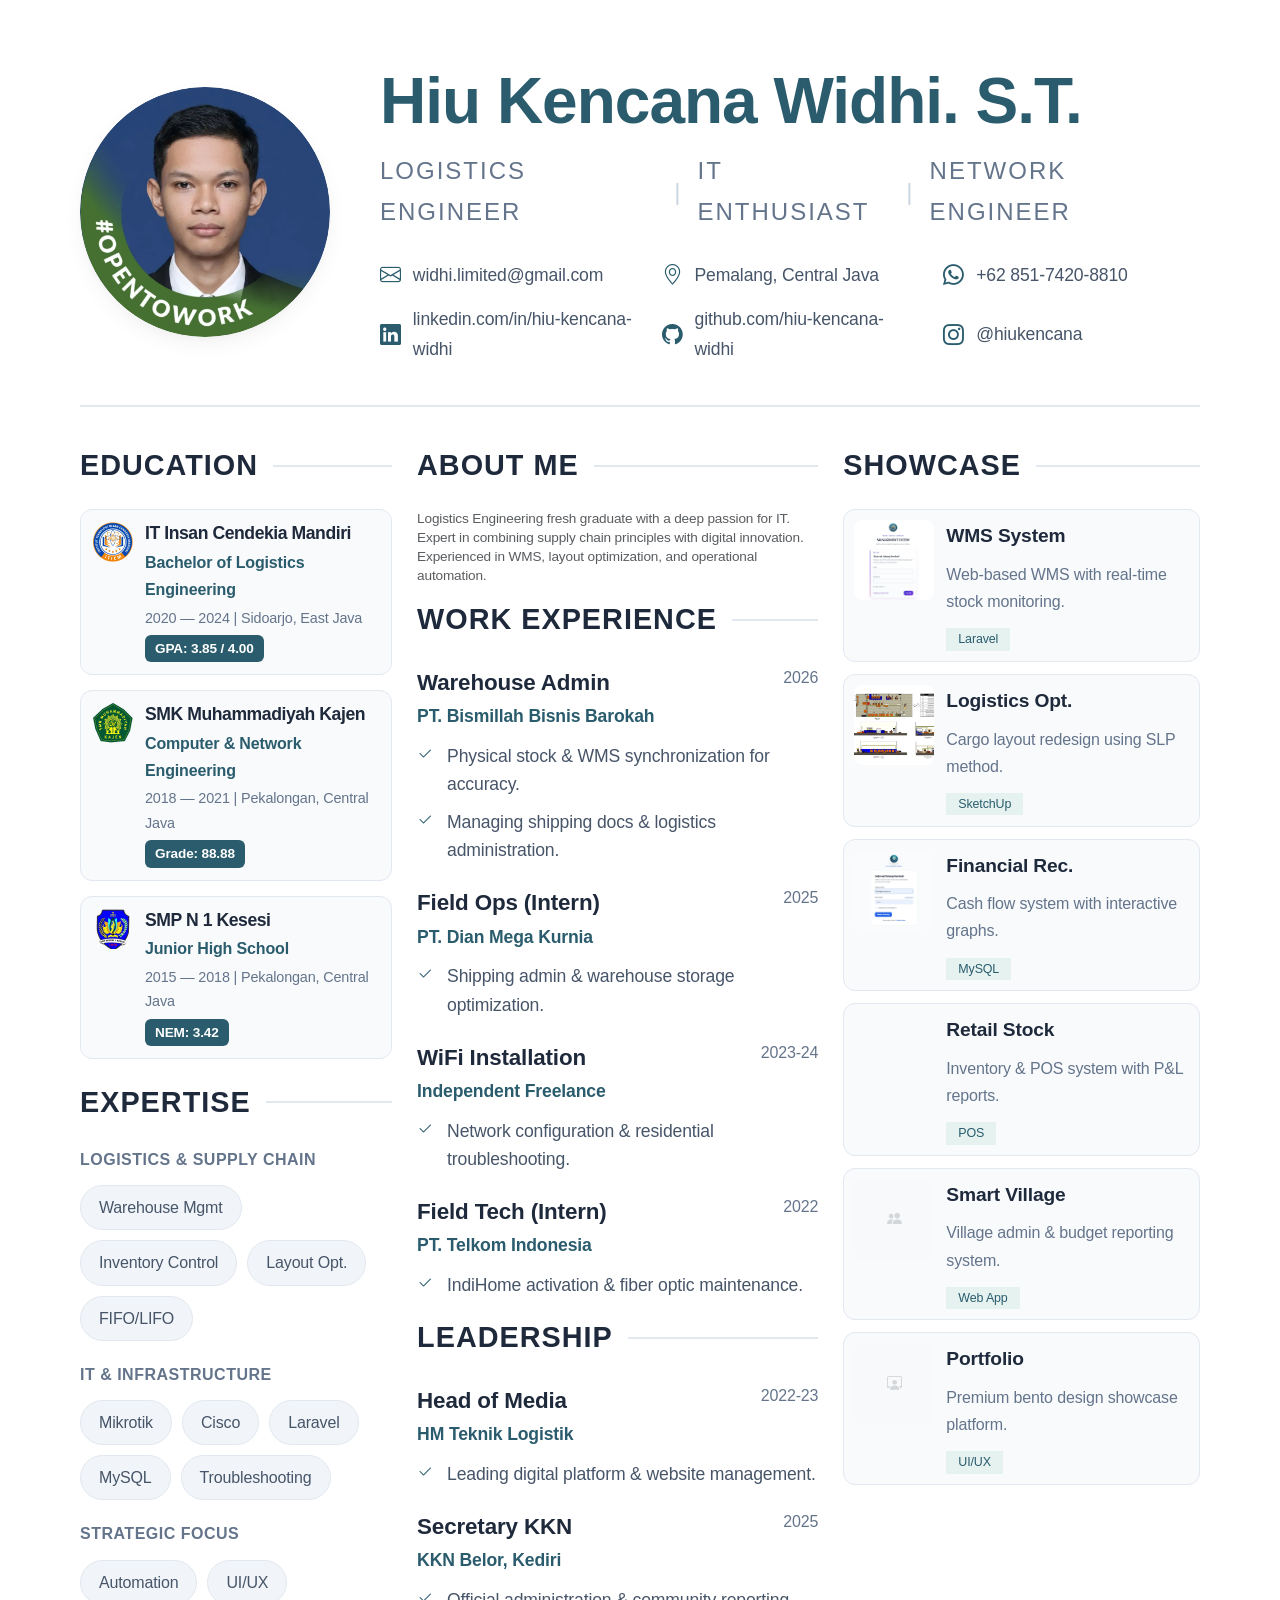
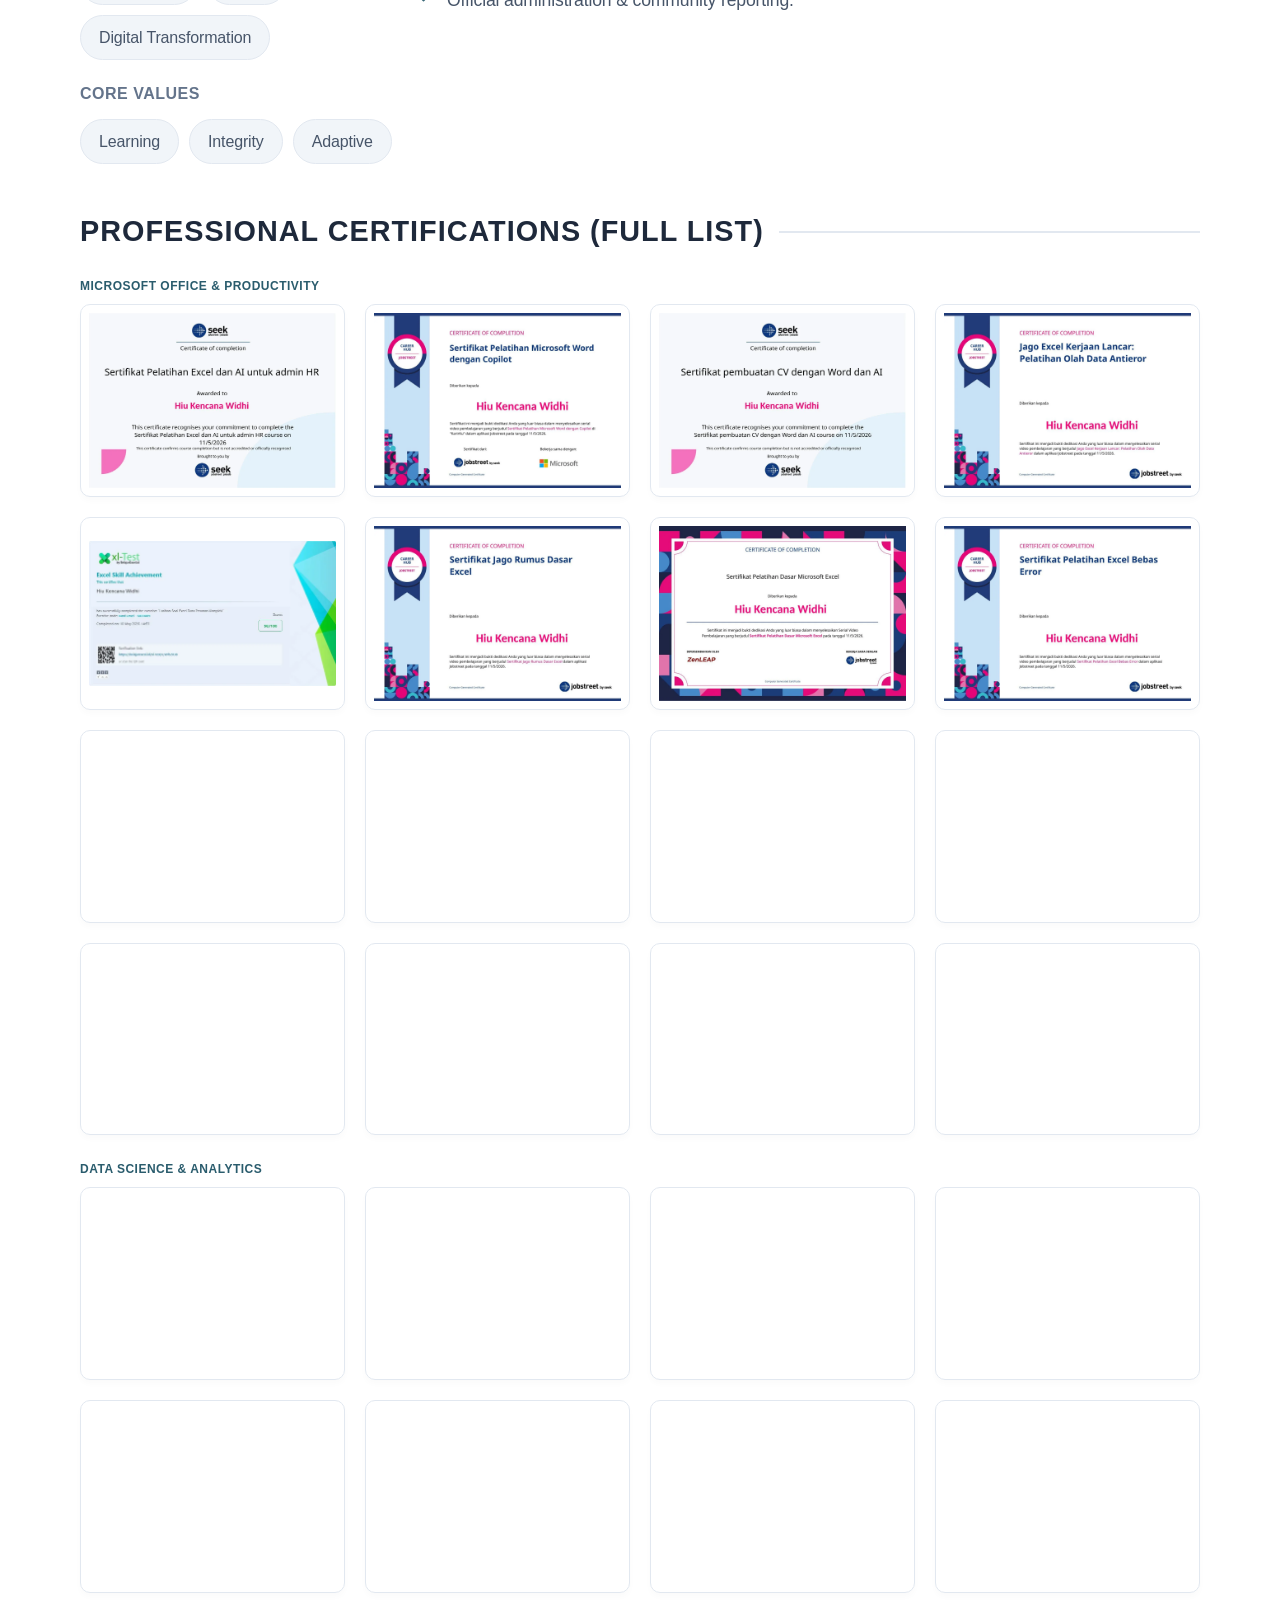
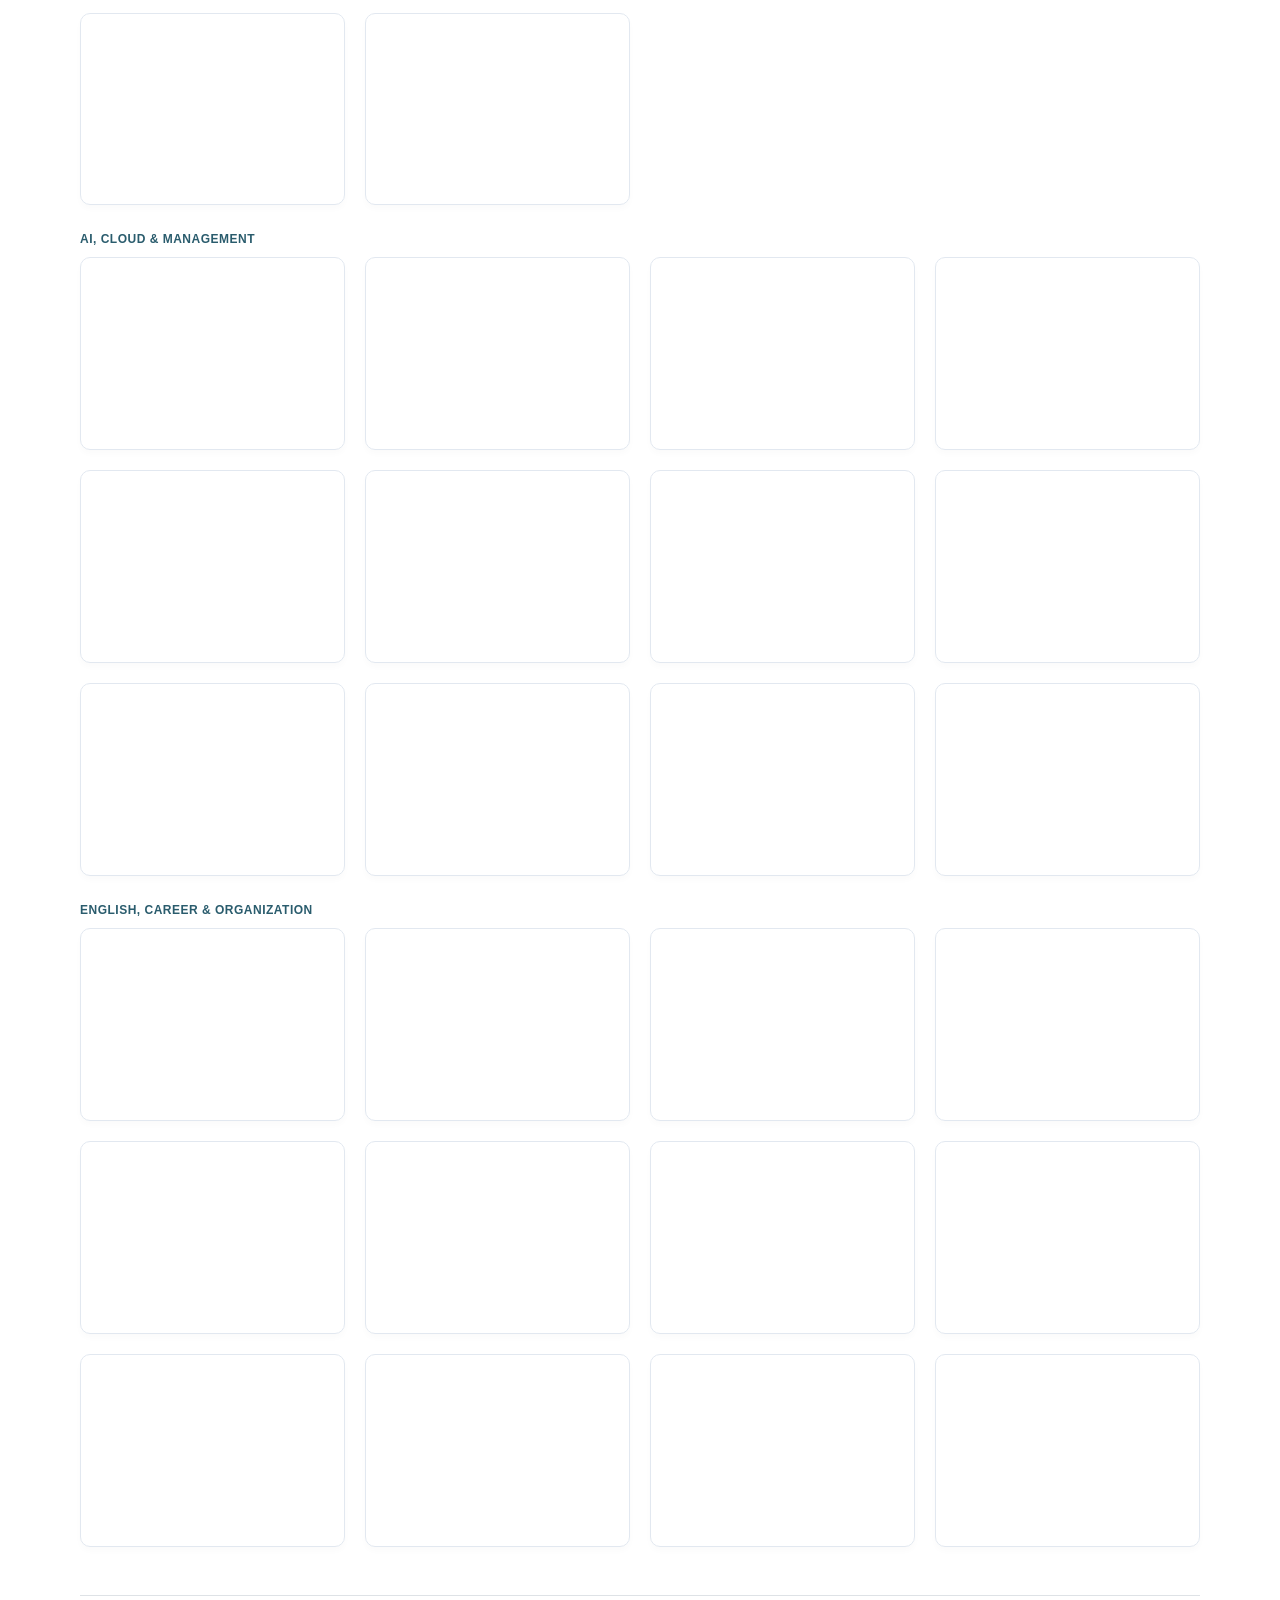
<file: resume/index.html>
<!DOCTYPE html>
<html lang="en">
<head>
    <meta charset="UTF-8">
    <meta name="viewport" content="width=1200"> <!-- Fixed width for poster feel -->
    <meta name="description" content="Resume Poster Hiu Kencana Widhi - Full Portfolio.">
    <title>Verified Professional Resume | Hiu Kencana Widhi, S.T.</title>
    <!-- Google Fonts -->
    <link href="https://fonts.googleapis.com/css2?family=Outfit:wght@300;400;500;600;700;800&family=Inter:wght@300;400;500;600;700&display=swap" rel="stylesheet">
    <!-- Bootstrap & Icons -->
    <link href="https://cdn.jsdelivr.net/npm/bootstrap@5.3.0/dist/css/bootstrap.min.css" rel="stylesheet">
    <link rel="stylesheet" href="https://cdn.jsdelivr.net/npm/bootstrap-icons@1.11.0/font/bootstrap-icons.css">
    <!-- Core Style -->
    <link rel="stylesheet" href="../core/css/style.css">
    <style>
        :root {
            --poster-bg: #f8fafc;
            --poster-width: 2000px; /* Extreme HD Canvas */
            --accent: #2A5C6D;
        }
        
        body {
            background: var(--poster-bg);
            font-family: -apple-system, BlinkMacSystemFont, "SF Pro Text", "SF Pro", sans-serif;
            color: #1e293b;
            padding: 0;
            margin: 0;
            width: var(--poster-width);
            margin: 0 auto;
        }

        h1, h2, h3, h4, h5, h6 {
            font-family: -apple-system, BlinkMacSystemFont, "SF Pro Display", "SF Pro", sans-serif;
        }

        .poster-container {
            background: white;
            padding: 60px 80px; /* Scaled up */
            min-height: 100vh;
        }

        /* Hero Section */
        .hero-poster {
            display: flex;
            align-items: center;
            gap: 50px; /* Scaled up */
            margin-bottom: 40px;
            padding-bottom: 40px;
            border-bottom: 2px solid #e2e8f0;
        }

        .hero-img {
            width: 250px; /* Scaled up */
            height: 250px;
            border-radius: 40px;
            object-fit: cover;
            border: 8px solid #f1f5f9;
            box-shadow: 0 15px 30px rgba(0,0,0,0.05);
        }

        .hero-content h1 {
            font-size: 4rem; /* Scaled up */
            font-weight: 800;
            color: var(--accent);
            margin-bottom: 8px;
            letter-spacing: -1px;
        }

        .hero-tagline {
            font-size: 1.5rem; /* Scaled up */
            color: #64748b;
            font-weight: 500;
            margin-bottom: 25px;
            display: flex;
            align-items: center;
            gap: 15px;
        }

        .contact-grid {
            display: grid;
            grid-template-columns: repeat(3, 1fr);
            gap: 12px 25px;
        }

        .contact-item {
            display: flex;
            align-items: center;
            gap: 12px;
            font-size: 1.1rem; /* Scaled up */
            color: #475569;
        }

        .contact-item i {
            color: var(--accent);
            font-size: 1.3rem;
        }

        /* Section Styling */
        .section-title {
            display: flex;
            align-items: center;
            gap: 15px;
            margin-bottom: 25px;
            position: relative;
        }

        .section-title h2 {
            font-size: 1.8rem; /* Scaled up */
            font-weight: 700;
            color: #1e293b;
            margin: 0;
            text-transform: uppercase;
            letter-spacing: 1px;
        }

        .section-title .line {
            flex-grow: 1;
            height: 2px;
            background: #e2e8f0;
        }

        /* Resume Grid - 3 Columns for Compactness */
        .resume-grid {
            display: grid;
            grid-template-columns: 3.5fr 4.5fr 4fr;
            gap: 25px;
        }

        /* Sidebar info */
        .sidebar-section {
            margin-bottom: 25px;
        }

        .edu-item-poster {
            display: flex;
            gap: 12px;
            margin-bottom: 15px;
            padding: 12px;
            background: #f8fafc;
            border-radius: 12px;
            border: 1px solid #e2e8f0;
        }

        .edu-logo-poster {
            width: 40px;
            height: 40px;
            flex-shrink: 0;
            object-fit: contain;
        }

        .edu-info-poster h4 {
            font-size: 1.1rem; /* Scaled up */
            font-weight: 700;
            margin-bottom: 4px;
            color: #1e293b;
        }

        .edu-info-poster .degree {
            font-size: 1rem;
            color: var(--accent);
            font-weight: 600;
            margin-bottom: 2px;
        }

        .edu-info-poster .year-loc {
            font-size: 0.9rem;
            color: #64748b;
        }

        .edu-info-poster .gpa {
            display: inline-block;
            margin-top: 5px;
            background: var(--accent);
            color: white;
            padding: 2px 10px;
            border-radius: 6px;
            font-size: 0.85rem;
            font-weight: 700;
        }

        /* Experience Items */
        .exp-item {
            margin-bottom: 20px;
            padding-bottom: 0;
        }

        .exp-header {
            display: flex;
            justify-content: space-between;
            align-items: flex-start;
            margin-bottom: 10px;
        }

        .exp-role {
            font-size: 1.4rem; /* Scaled up */
            font-weight: 700;
            color: #1e293b;
        }

        .exp-company {
            color: var(--accent);
            font-weight: 600;
            font-size: 1.1rem; /* Scaled up */
        }

        .exp-date {
            color: #64748b;
            font-size: 1rem;
            font-weight: 500;
        }

        .exp-list {
            padding-left: 0;
            list-style: none;
            margin-bottom: 0;
        }

        .exp-list li {
            position: relative;
            padding-left: 30px;
            margin-bottom: 10px;
            color: #475569;
            font-size: 1.1rem; /* Scaled up */
            line-height: 1.6;
        }

        .exp-list li::before {
            content: "\F272";
            font-family: "bootstrap-icons";
            position: absolute;
            left: 0;
            color: var(--accent);
            font-size: 1rem;
        }

        /* Projects Grid - Vertical Stack for 3rd Column */
        .projects-poster-stack {
            display: flex;
            flex-direction: column;
            gap: 12px;
        }

        .proj-card-poster {
            display: flex;
            gap: 12px;
            border: 1px solid #e2e8f0;
            border-radius: 12px;
            overflow: hidden;
            background: #f8fafc;
            padding: 10px;
        }

        .proj-img-poster {
            width: 80px;
            height: 80px;
            border-radius: 8px;
            object-fit: cover;
            flex-shrink: 0;
        }

        .proj-info-poster {
            padding: 0;
            flex-grow: 1;
        }

        .proj-title-poster {
            font-weight: 700;
            font-size: 1.2rem; /* Scaled up */
            margin-bottom: 8px;
        }

        .proj-desc-poster {
            font-size: 1rem; /* Scaled up */
            color: #64748b;
            margin-bottom: 10px;
            display: -webkit-box;
            -webkit-line-clamp: 2;
            -webkit-box-orient: vertical;
            overflow: hidden;
        }

        /* Skills Pill */
        .skill-group-poster {
            margin-bottom: 20px;
        }

        .skill-group-title {
            font-weight: 700;
            font-size: 1rem; /* Scaled up */
            color: #64748b;
            text-transform: uppercase;
            margin-bottom: 12px;
            letter-spacing: 0.5px;
        }

        .skill-pills {
            display: flex;
            flex-wrap: wrap;
            gap: 10px;
        }

        .skill-pill {
            background: #f1f5f9;
            color: #475569;
            padding: 8px 18px;
            border-radius: 100px;
            font-size: 1rem; /* Scaled up */
            font-weight: 500;
            border: 1px solid #e2e8f0;
        }

        /* Certificate Section - Ultra HD Maximization */
        .cert-poster-grid {
            display: grid;
            grid-template-columns: repeat(4, 1fr);
            gap: 20px;
        }

        .cert-item-poster {
            background: white;
            padding: 8px;
            border-radius: 10px;
            border: 1px solid #e2e8f0;
            display: flex;
            align-items: center;
            justify-content: center;
            box-shadow: 0 4px 6px rgba(0,0,0,0.02);
            transform: translateZ(0); /* Hardware Acceleration */
        }

        .cert-img-poster {
            width: 100%;
            height: auto;
            object-fit: contain;
            image-rendering: -webkit-optimize-contrast;
            image-rendering: crisp-edges;
        }

        .cert-title-poster {
            display: none; /* Removed to save space since text is inside cert */
        }

        /* Print/Capture Optimization */
        @media print {
            body {
                box-shadow: none;
                margin: 0;
            }
            .poster-container {
                padding: 40px;
            }
        }
    </style>

    <!-- PWA Manifest & Icons -->
    <link rel="manifest" href="../manifest.json">
    <link rel="apple-touch-icon" href="../assets/images/icons/icon-192.webp">
    <meta name="theme-color" content="#284F8C">
    <meta name="mobile-web-app-capable" content="yes">
    <meta name="apple-mobile-web-app-status-bar-style" content="black-translucent">

    <!-- Open Graph / Facebook / LinkedIn / WhatsApp -->
    <meta property="og:type" content="website">
    <meta property="og:title" content="Verified Professional Resume | Hiu Kencana Widhi, S.T.">
    <meta property="og:description" content="Verified Resume & CV Hiu Kencana Widhi, S.T. — Logistics Engineering & Web Development.">
    <meta property="og:image" content="../assets/images/profile/profile.webp">
    <meta property="og:site_name" content="Portfolio Hiu Kencana Widhi">

    <!-- Twitter Card -->
    <meta name="twitter:card" content="summary_large_image">
    <meta name="twitter:title" content="Verified Professional Resume | Hiu Kencana Widhi, S.T.">
    <meta name="twitter:description" content="Verified Resume & CV Hiu Kencana Widhi, S.T. — Logistics Engineering & Web Development.">
    <meta name="twitter:image" content="../assets/images/profile/profile.webp">
</head>
<body>
    <div class="poster-container">
        <!-- HERO -->
        <header class="hero-poster">
            <img src="../assets/images/profile/profile.webp" alt="Hiu Kencana Widhi. S.T." class="hero-img">
            <div class="hero-content">
                <h1>Hiu Kencana Widhi. S.T.</h1>
                <div class="hero-tagline">
                    <span>Logistics Engineer</span>
                    <span style="color:#cbd5e1">|</span>
                    <span>IT Enthusiast</span>
                    <span style="color:#cbd5e1">|</span>
                    <span>Network Engineer</span>
                </div>
                <div class="contact-grid">
                    <div class="contact-item"><i class="bi bi-envelope"></i> widhi.limited@gmail.com</div>
                    <div class="contact-item"><i class="bi bi-geo-alt"></i> Pemalang, Central Java</div>
                    <div class="contact-item"><i class="bi bi-whatsapp"></i> +62 851-7420-8810</div>
                    <div class="contact-item"><i class="bi bi-linkedin"></i> linkedin.com/in/hiu-kencana-widhi</div>
                    <div class="contact-item"><i class="bi bi-github"></i> github.com/hiu-kencana-widhi</div>
                    <div class="contact-item"><i class="bi bi-instagram"></i> @hiukencana</div>
                </div>
            </div>
        </header>

        <div class="resume-grid">
            <!-- COLUMN 1: Background & Skills -->
            <div class="sidebar-column">
                <!-- EDUCATION -->
                <section class="sidebar-section">
                    <div class="section-title">
                        <h2>Education</h2>
                        <div class="line"></div>
                    </div>
                    <div class="edu-item-poster">
                        <img src="../assets/images/education/logo iticm.webp" class="edu-logo-poster" alt="ITICM">
                        <div class="edu-info-poster">
                            <h4>IT Insan Cendekia Mandiri</h4>
                            <div class="degree">Bachelor of Logistics Engineering</div>
                            <div class="year-loc">2020 — 2024 | Sidoarjo, East Java</div>
                            <div class="gpa">GPA: 3.85 / 4.00</div>
                        </div>
                    </div>
                    <div class="edu-item-poster">
                        <img src="../assets/images/education/logo smk-muhamka.webp" class="edu-logo-poster" alt="SMK">
                        <div class="edu-info-poster">
                            <h4>SMK Muhammadiyah Kajen</h4>
                            <div class="degree">Computer & Network Engineering</div>
                            <div class="year-loc">2018 — 2021 | Pekalongan, Central Java</div>
                            <div class="gpa">Grade: 88.88</div>
                        </div>
                    </div>
                    <div class="edu-item-poster">
                        <img src="../assets/images/education/logo-smp-1-kesesi.webp" class="edu-logo-poster" alt="SMP">
                        <div class="edu-info-poster">
                            <h4>SMP N 1 Kesesi</h4>
                            <div class="degree">Junior High School</div>
                            <div class="year-loc">2015 — 2018 | Pekalongan, Central Java</div>
                            <div class="gpa">NEM: 3.42</div>
                        </div>
                    </div>
                </section>

                <!-- SKILLS -->
                <section class="sidebar-section">
                    <div class="section-title">
                        <h2>Expertise</h2>
                        <div class="line"></div>
                    </div>
                    <div class="skill-group-poster">
                        <div class="skill-group-title">Logistics & Supply Chain</div>
                        <div class="skill-pills">
                            <span class="skill-pill">Warehouse Mgmt</span>
                            <span class="skill-pill">Inventory Control</span>
                            <span class="skill-pill">Layout Opt.</span>
                            <span class="skill-pill">FIFO/LIFO</span>
                        </div>
                    </div>
                    <div class="skill-group-poster">
                        <div class="skill-group-title">IT & Infrastructure</div>
                        <div class="skill-pills">
                            <span class="skill-pill">Mikrotik</span>
                            <span class="skill-pill">Cisco</span>
                            <span class="skill-pill">Laravel</span>
                            <span class="skill-pill">MySQL</span>
                            <span class="skill-pill">Troubleshooting</span>
                        </div>
                    </div>
                    <div class="skill-group-poster">
                        <div class="skill-group-title">Strategic Focus</div>
                        <div class="skill-pills">
                            <span class="skill-pill">Automation</span>
                            <span class="skill-pill">UI/UX</span>
                            <span class="skill-pill">Digital Transformation</span>
                        </div>
                    </div>
                    <div class="skill-group-poster">
                        <div class="skill-group-title">Core Values</div>
                        <div class="skill-pills">
                            <span class="skill-pill">Learning</span>
                            <span class="skill-pill">Integrity</span>
                            <span class="skill-pill">Adaptive</span>
                        </div>
                    </div>
                </section>

            </div>

            <!-- COLUMN 2: Experience -->
            <div class="main-column">
                <!-- ABOUT -->
                <section class="mb-3">
                    <div class="section-title">
                        <h2>About Me</h2>
                        <div class="line"></div>
                    </div>
                    <p class="text-muted" style="line-height: 1.4; font-size: 0.85rem; margin-bottom: 0;">
                        Logistics Engineering fresh graduate with a deep passion for IT. Expert in combining supply chain principles with digital innovation. Experienced in WMS, layout optimization, and operational automation.
                    </p>
                </section>

                <!-- WORK EXPERIENCE -->
                <section class="mb-3">
                    <div class="section-title">
                        <h2>Work Experience</h2>
                        <div class="line"></div>
                    </div>
                    
                    <div class="exp-item">
                        <div class="exp-header">
                            <div>
                                <div class="exp-role">Warehouse Admin</div>
                                <div class="exp-company">PT. Bismillah Bisnis Barokah</div>
                            </div>
                            <div class="exp-date">2026</div>
                        </div>
                        <ul class="exp-list">
                            <li>Physical stock & WMS synchronization for accuracy.</li>
                            <li>Managing shipping docs & logistics administration.</li>
                        </ul>
                    </div>

                    <div class="exp-item">
                        <div class="exp-header">
                            <div>
                                <div class="exp-role">Field Ops (Intern)</div>
                                <div class="exp-company">PT. Dian Mega Kurnia</div>
                            </div>
                            <div class="exp-date">2025</div>
                        </div>
                        <ul class="exp-list">
                            <li>Shipping admin & warehouse storage optimization.</li>
                        </ul>
                    </div>

                    <div class="exp-item">
                        <div class="exp-header">
                            <div>
                                <div class="exp-role">WiFi Installation</div>
                                <div class="exp-company">Independent Freelance</div>
                            </div>
                            <div class="exp-date">2023-24</div>
                        </div>
                        <ul class="exp-list">
                            <li>Network configuration & residential troubleshooting.</li>
                        </ul>
                    </div>

                    <div class="exp-item">
                        <div class="exp-header">
                            <div>
                                <div class="exp-role">Field Tech (Intern)</div>
                                <div class="exp-company">PT. Telkom Indonesia</div>
                            </div>
                            <div class="exp-date">2022</div>
                        </div>
                        <ul class="exp-list">
                            <li>IndiHome activation & fiber optic maintenance.</li>
                        </ul>
                    </div>
                </section>

                <!-- LEADERSHIP -->
                <section class="mb-0">
                    <div class="section-title">
                        <h2>Leadership</h2>
                        <div class="line"></div>
                    </div>
                    <div class="exp-item">
                        <div class="exp-header">
                            <div>
                                <div class="exp-role">Head of Media</div>
                                <div class="exp-company">HM Teknik Logistik</div>
                            </div>
                            <div class="exp-date">2022-23</div>
                        </div>
                        <ul class="exp-list">
                            <li>Leading digital platform & website management.</li>
                        </ul>
                    </div>
                    <div class="exp-item">
                        <div class="exp-header">
                            <div>
                                <div class="exp-role">Secretary KKN</div>
                                <div class="exp-company">KKN Belor, Kediri</div>
                            </div>
                            <div class="exp-date">2025</div>
                        </div>
                        <ul class="exp-list">
                            <li>Official administration & community reporting.</li>
                        </ul>
                    </div>
                </section>
            </div>

            <!-- COLUMN 3: Projects & Portfolio -->
            <div class="portfolio-column">
                <section class="sidebar-section">
                    <div class="section-title">
                        <h2>Showcase</h2>
                        <div class="line"></div>
                    </div>
                    <div class="projects-poster-stack">
                        <!-- Project 1 -->
                        <div class="proj-card-poster">
                            <img src="../assets/images/projects/Warehouse Management System (WMS)/admin/1.webp" class="proj-img-poster" alt="WMS">
                            <div class="proj-info-poster">
                                <div class="proj-title-poster">WMS System</div>
                                <p class="proj-desc-poster">Web-based WMS with real-time stock monitoring.</p>
                                <span class="badge bg-secondary-subtle text-secondary" style="font-size:0.6rem">Laravel</span>
                            </div>
                        </div>
                        <!-- Project 2 -->
                        <div class="proj-card-poster">
                            <img src="../assets/images/projects/logistics-opt/1.webp" class="proj-img-poster" alt="Logistics">
                            <div class="proj-info-poster">
                                <div class="proj-title-poster">Logistics Opt.</div>
                                <p class="proj-desc-poster">Cargo layout redesign using SLP method.</p>
                                <span class="badge bg-secondary-subtle text-secondary" style="font-size:0.6rem">SketchUp</span>
                            </div>
                        </div>
                        <!-- Project 3 -->
                        <div class="proj-card-poster">
                            <img src="../assets/images/projects/fin-system/admin/1.webp" class="proj-img-poster" alt="Finance">
                            <div class="proj-info-poster">
                                <div class="proj-title-poster">Financial Rec.</div>
                                <p class="proj-desc-poster">Cash flow system with interactive graphs.</p>
                                <span class="badge bg-secondary-subtle text-secondary" style="font-size:0.6rem">MySQL</span>
                            </div>
                        </div>
                        <!-- Project 4 -->
                        <div class="proj-card-poster">
                            <img src="../assets/images/projects/Management Stock Konter/admin/1.webp" class="proj-img-poster" alt="Stock">
                            <div class="proj-info-poster">
                                <div class="proj-title-poster">Retail Stock</div>
                                <p class="proj-desc-poster">Inventory & POS system with P&L reports.</p>
                                <span class="badge bg-secondary-subtle text-secondary" style="font-size:0.6rem">POS</span>
                            </div>
                        </div>
                        <!-- Project 5 -->
                        <div class="proj-card-poster">
                            <div class="proj-img-poster d-flex align-items-center justify-content-center bg-light">
                                <i class="bi bi-people-fill text-secondary opacity-25"></i>
                            </div>
                            <div class="proj-info-poster">
                                <div class="proj-title-poster">Smart Village</div>
                                <p class="proj-desc-poster">Village admin & budget reporting system.</p>
                                <span class="badge bg-secondary-subtle text-secondary" style="font-size:0.6rem">Web App</span>
                            </div>
                        </div>
                        <!-- Project 6 -->
                        <div class="proj-card-poster">
                            <div class="proj-img-poster d-flex align-items-center justify-content-center bg-light">
                                <i class="bi bi-person-workspace text-secondary opacity-25"></i>
                            </div>
                            <div class="proj-info-poster">
                                <div class="proj-title-poster">Portfolio</div>
                                <p class="proj-desc-poster">Premium bento design showcase platform.</p>
                                <span class="badge bg-secondary-subtle text-secondary" style="font-size:0.6rem">UI/UX</span>
                            </div>
                        </div>
                    </div>
                </section>
            </div>
        </div>

        <!-- CERTIFICATES -->
        <section class="mt-4">
            <div class="section-title">
                <h2>Professional Certifications (Full List)</h2>
                <div class="line"></div>
            </div>
            
            <!-- MS OFFICE -->
            <div class="skill-group-title mb-2" style="font-size: 0.75rem; color: #2A5C6D;">Microsoft Office & Productivity</div>
            <div class="cert-poster-grid mb-4">
                <div class="cert-item-poster">
                    <img src="../assets/images/certificates/office/Sertifikat-Pelatihan-Excel-dan-AI-untuk-admin-HR.webp" class="cert-img-poster" alt="Cert">
                </div>
                <div class="cert-item-poster">
                    <img src="../assets/images/certificates/office/Sertifikat-Pelatihan-Microsoft-Word-dengan-Copilot.webp" class="cert-img-poster" alt="Cert">
                </div>
                <div class="cert-item-poster">
                    <img src="../assets/images/certificates/office/Sertifikat-pembuatan-CV-dengan-Word-dan-AI.webp" class="cert-img-poster" alt="Cert">
                </div>
                <div class="cert-item-poster">
                    <img src="../assets/images/certificates/office/Jago-Excel-Kerjaan-Lancar-Pelatihan-Olah-Data-Antieror.webp" class="cert-img-poster" alt="Cert">
                </div>
                <div class="cert-item-poster">
                    <img src="../assets/images/certificates/office/excel_data_pesananan_kompleks.webp" class="cert-img-poster" alt="Cert">
                </div>
                <div class="cert-item-poster">
                    <img src="../assets/images/certificates/office/Sertifikat-Jago-Rumus-Dasar-Excel.webp" class="cert-img-poster" alt="Cert">
                </div>
                <div class="cert-item-poster">
                    <img src="../assets/images/certificates/office/Sertifikat-Pelatihan-Dasar-Microsoft-Excel.webp" class="cert-img-poster" alt="Cert">
                </div>
                <div class="cert-item-poster">
                    <img src="../assets/images/certificates/office/Sertifikat-Pelatihan-Excel-Bebas-Error.webp" class="cert-img-poster" alt="Cert">
                </div>
                <div class="cert-item-poster">
                    <img src="../assets/images/certificates/office/Sertifikat-Jago-PowerPoint.webp" class="cert-img-poster" alt="Cert">
                </div>
                <div class="cert-item-poster">
                    <img src="../assets/images/certificates/office/Sertifikat-Pelatihan-Presentasi-dengan-PowerPoint.webp" class="cert-img-poster" alt="Cert">
                </div>
                <div class="cert-item-poster">
                    <img src="../assets/images/certificates/office/Sertifikat-Panduan-Lengkap-Fitur-PowerPoint.webp" class="cert-img-poster" alt="Cert">
                </div>
                <div class="cert-item-poster">
                    <img src="../assets/images/certificates/office/Sertifikat-kompetensi-dasar-Microsoft-Word.webp" class="cert-img-poster" alt="Cert">
                </div>
                <div class="cert-item-poster">
                    <img src="../assets/images/certificates/office/Belajar-Excel-untuk-Pemula.webp" class="cert-img-poster" alt="Cert">
                </div>
                <div class="cert-item-poster">
                    <img src="../assets/images/certificates/office/Tingkatkan-Karirmu-dengan-Microsoft-Word.webp" class="cert-img-poster" alt="Cert">
                </div>
                <div class="cert-item-poster">
                    <img src="../assets/images/certificates/office/excel_admin_bioskop.webp" class="cert-img-poster" alt="Cert">
                </div>
                <div class="cert-item-poster">
                    <img src="../assets/images/certificates/office/excel_admin_roti.webp" class="cert-img-poster" alt="Cert">
                </div>
            </div>

            <!-- DATA SCIENCE -->
            <div class="skill-group-title mb-2" style="font-size: 0.75rem; color: #2A5C6D;">Data Science & Analytics</div>
            <div class="cert-poster-grid mb-4">
                <div class="cert-item-poster">
                    <img src="../assets/images/certificates/data-science/Data Analysis with Python-1.webp" class="cert-img-poster" alt="Cert">
                </div>
                <div class="cert-item-poster">
                    <img src="../assets/images/certificates/data-science/Data Science Methodology-1.webp" class="cert-img-poster" alt="Cert">
                </div>
                <div class="cert-item-poster">
                    <img src="../assets/images/certificates/data-science/Big Data 101-1.webp" class="cert-img-poster" alt="Cert">
                </div>
                <div class="cert-item-poster">
                    <img src="../assets/images/certificates/data-science/Data Visualization with Python-1.webp" class="cert-img-poster" alt="Cert">
                </div>
                <div class="cert-item-poster">
                    <img src="../assets/images/certificates/data-science/Digital Analytics  Regression-1.webp" class="cert-img-poster" alt="Cert">
                </div>
                <div class="cert-item-poster">
                    <img src="../assets/images/certificates/data-science/Data Science Tools-1.webp" class="cert-img-poster" alt="Cert">
                </div>
                <div class="cert-item-poster">
                    <img src="../assets/images/certificates/data-science/Sertifikat-Analisis-Data-Excel.webp" class="cert-img-poster" alt="Cert">
                </div>
                <div class="cert-item-poster">
                    <img src="../assets/images/certificates/data-science/Statistics 101-1.webp" class="cert-img-poster" alt="Cert">
                </div>
                <div class="cert-item-poster">
                    <img src="../assets/images/certificates/data-science/Data Science 101-1.webp" class="cert-img-poster" alt="Cert">
                </div>
                <div class="cert-item-poster">
                    <img src="../assets/images/certificates/data-science/Sertifikat-Pelatihan-Dasar-Data-Science.webp" class="cert-img-poster" alt="Cert">
                </div>
            </div>

            <!-- AI & CLOUD -->
            <div class="skill-group-title mb-2" style="font-size: 0.75rem; color: #2A5C6D;">AI, Cloud & Management</div>
            <div class="cert-poster-grid mb-4">
                <div class="cert-item-poster">
                    <img src="../assets/images/certificates/ai-prompt/PROMP ENGINEER-1.webp" class="cert-img-poster" alt="Cert">
                </div>
                <div class="cert-item-poster">
                    <img src="../assets/images/certificates/ai-prompt/Sertifikat-Pelatihan-Dasar-Microsoft-365-Copilot.webp" class="cert-img-poster" alt="Cert">
                </div>
                <div class="cert-item-poster">
                    <img src="../assets/images/certificates/ai-prompt/Mahir-Branding-dengan-ChatGPT.webp" class="cert-img-poster" alt="Cert">
                </div>
                <div class="cert-item-poster">
                    <img src="../assets/images/certificates/ai-prompt/Dasar-ChatGPT.webp" class="cert-img-poster" alt="Cert">
                </div>
                <div class="cert-item-poster">
                    <img src="../assets/images/certificates/cloud/IBM Cloud Essentials-1.webp" class="cert-img-poster" alt="Cert">
                </div>
                <div class="cert-item-poster">
                    <img src="../assets/images/certificates/cloud/Introduction to Cloud-1.webp" class="cert-img-poster" alt="Cert">
                </div>
                <div class="cert-item-poster">
                    <img src="../assets/images/certificates/management/Jago-Project-Management-dari-Nol.webp" class="cert-img-poster" alt="Cert">
                </div>
                <div class="cert-item-poster">
                    <img src="../assets/images/certificates/management/Sertifikat-Kemampuan-Dasar-Product-Manager.webp" class="cert-img-poster" alt="Cert">
                </div>
                <div class="cert-item-poster">
                    <img src="../assets/images/certificates/management/Sertifikat-Pelatihan-Project-Manager-untuk-Pabrik.webp" class="cert-img-poster" alt="Cert">
                </div>
                <div class="cert-item-poster">
                    <img src="../assets/images/certificates/ui-ux/Sertifikat-Pengantar-UIUX-Design.webp" class="cert-img-poster" alt="Cert">
                </div>
                <div class="cert-item-poster">
                    <img src="../assets/images/certificates/marketing/Sertifikat-Digital-Marketing-Pelatihan-Dasar.webp" class="cert-img-poster" alt="Cert">
                </div>
                <div class="cert-item-poster">
                    <img src="../assets/images/certificates/marketing/Tips-Sosmed-untuk-Digital-Marketing.webp" class="cert-img-poster" alt="Cert">
                </div>
            </div>

            <!-- OTHER -->
            <div class="skill-group-title mb-2" style="font-size: 0.75rem; color: #2A5C6D;">English, Career & Organization</div>
            <div class="cert-poster-grid">
                <div class="cert-item-poster">
                    <img src="../assets/images/certificates/english/Sertifikat-Mahir-Bahasa-Inggris-dari-Dasar.webp" class="cert-img-poster" alt="Cert">
                </div>
                <div class="cert-item-poster">
                    <img src="../assets/images/certificates/english/Sertifikat-Mahir-Bahasa-Inggris-Tenses.webp" class="cert-img-poster" alt="Cert">
                </div>
                <div class="cert-item-poster">
                    <img src="../assets/images/certificates/english/Sertifikat-Panduan-Email-Kerja-Bhs-Inggris.webp" class="cert-img-poster" alt="Cert">
                </div>
                <div class="cert-item-poster">
                    <img src="../assets/images/certificates/english/Sertifikat-Dasar-Bahasa-Inggris-Jenis-Kata.webp" class="cert-img-poster" alt="Cert">
                </div>
                <div class="cert-item-poster">
                    <img src="../assets/images/certificates/career/Sertifikat-Pengembangan-Diri-dan-Karir.webp" class="cert-img-poster" alt="Cert">
                </div>
                <div class="cert-item-poster">
                    <img src="../assets/images/certificates/career/Sertifikat-Pelatihan-CV-dan-Interview.webp" class="cert-img-poster" alt="Cert">
                </div>
                <div class="cert-item-poster">
                    <img src="../assets/images/certificates/career/Sertifikat-Kelas-Persiapan-Kerja-(CV-dan-Tips-Loker).webp" class="cert-img-poster" alt="Cert">
                </div>
                <div class="cert-item-poster">
                    <img src="../assets/images/certificates/organization/hiu+panitia+ kordinator+ makrab+teklog+iticm-1.webp" class="cert-img-poster" alt="Cert">
                </div>
                <div class="cert-item-poster">
                    <img src="../assets/images/certificates/organization/hiu+panitia+seminar+transformation+suplay chain+teklog+iticm.webp" class="cert-img-poster" alt="Cert">
                </div>
                <div class="cert-item-poster">
                    <img src="../assets/images/certificates/workshop/hiu+seminar+sofeware+enginer+telkom-1.webp" class="cert-img-poster" alt="Cert">
                </div>
                <div class="cert-item-poster">
                    <img src="../assets/images/certificates/workshop/hiu+seminar+public+speaking+informatika+iticm-1.webp" class="cert-img-poster" alt="Cert">
                </div>
                <div class="cert-item-poster">
                    <img src="../assets/images/certificates/workshop/hiu+seminar bisnis+dan+kewirausahaan+uinsa.webp" class="cert-img-poster" alt="Cert">
                </div>
            </div>
        </section>


        <!-- FOOTER / QR -->
        <footer class="mt-5 pt-5 border-top text-center">
            <p class="text-muted small mb-0">Generated from Portfolio | © 2026 Hiu Kencana Widhi. S.T.</p>
            <p class="text-muted" style="font-size: 0.7rem;">Verified Professional Resume</p>
        </footer>
    </div>
</body>
</html>
</file>
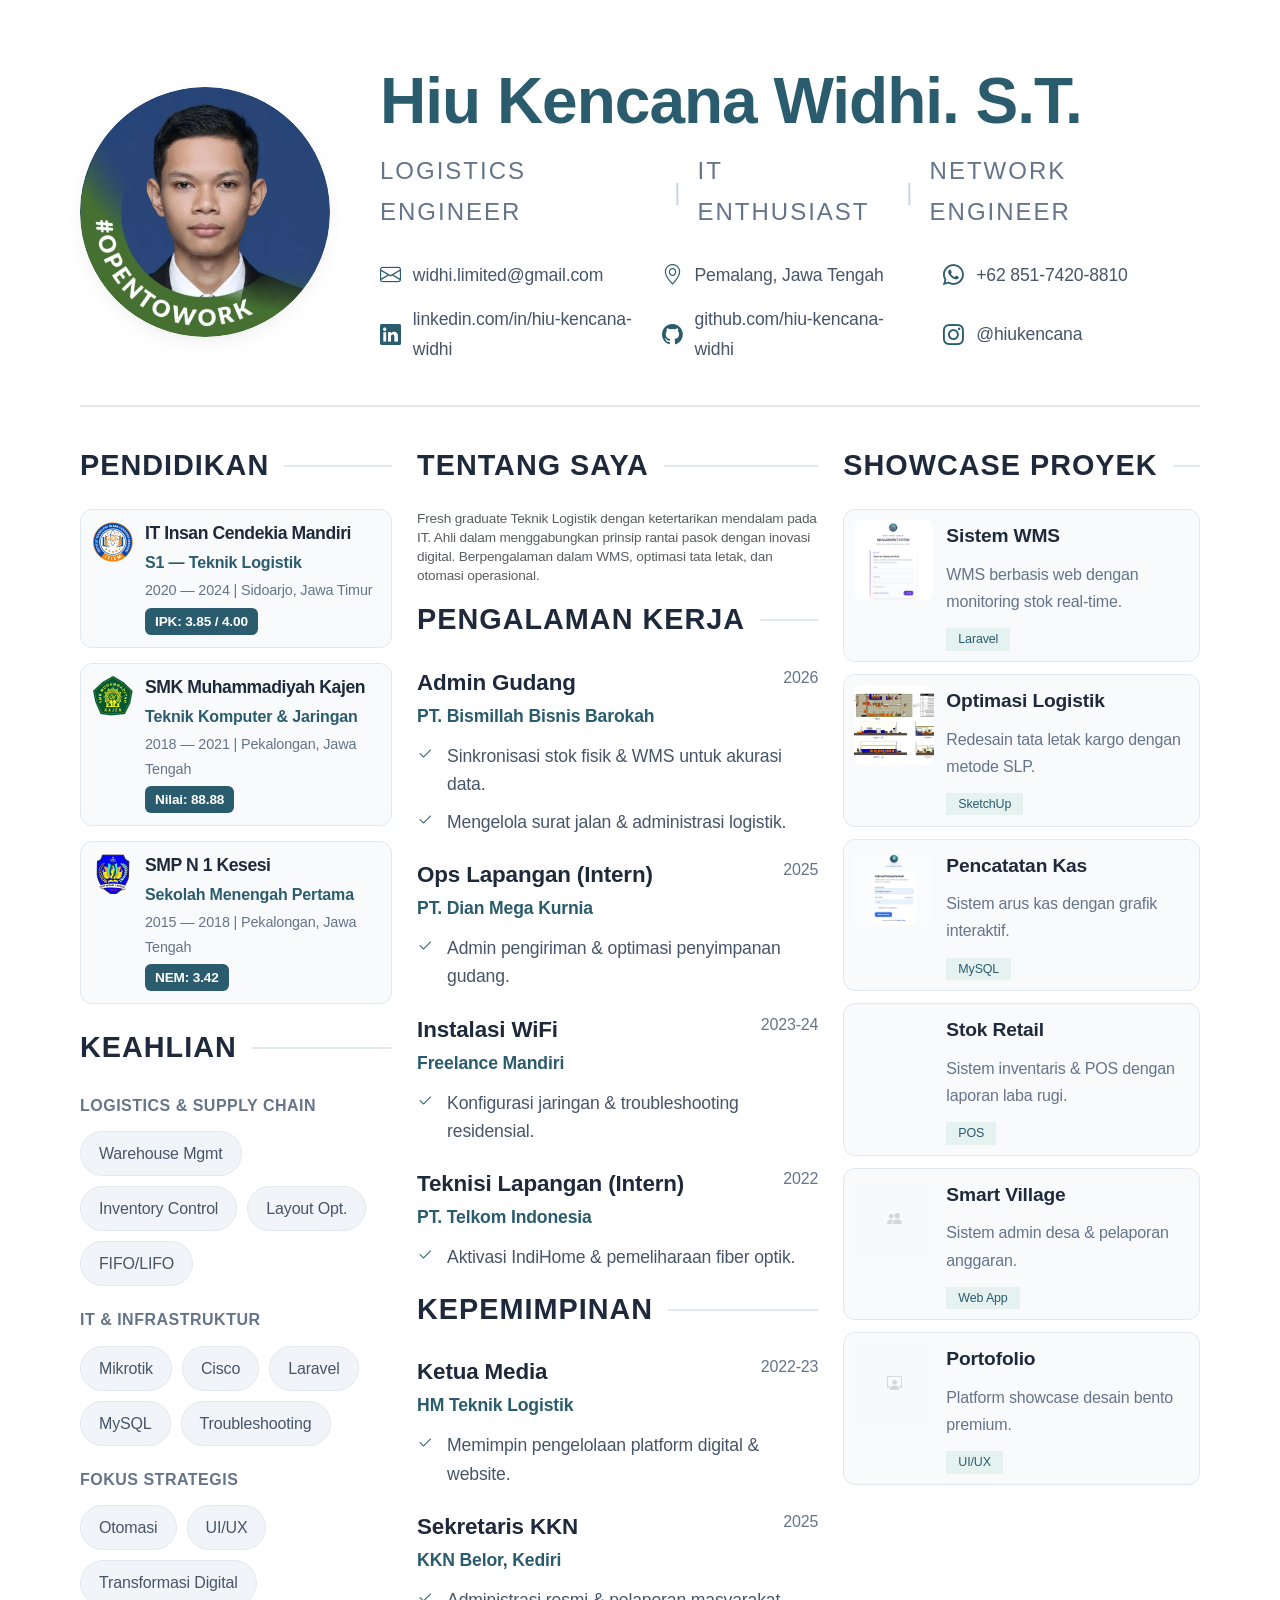
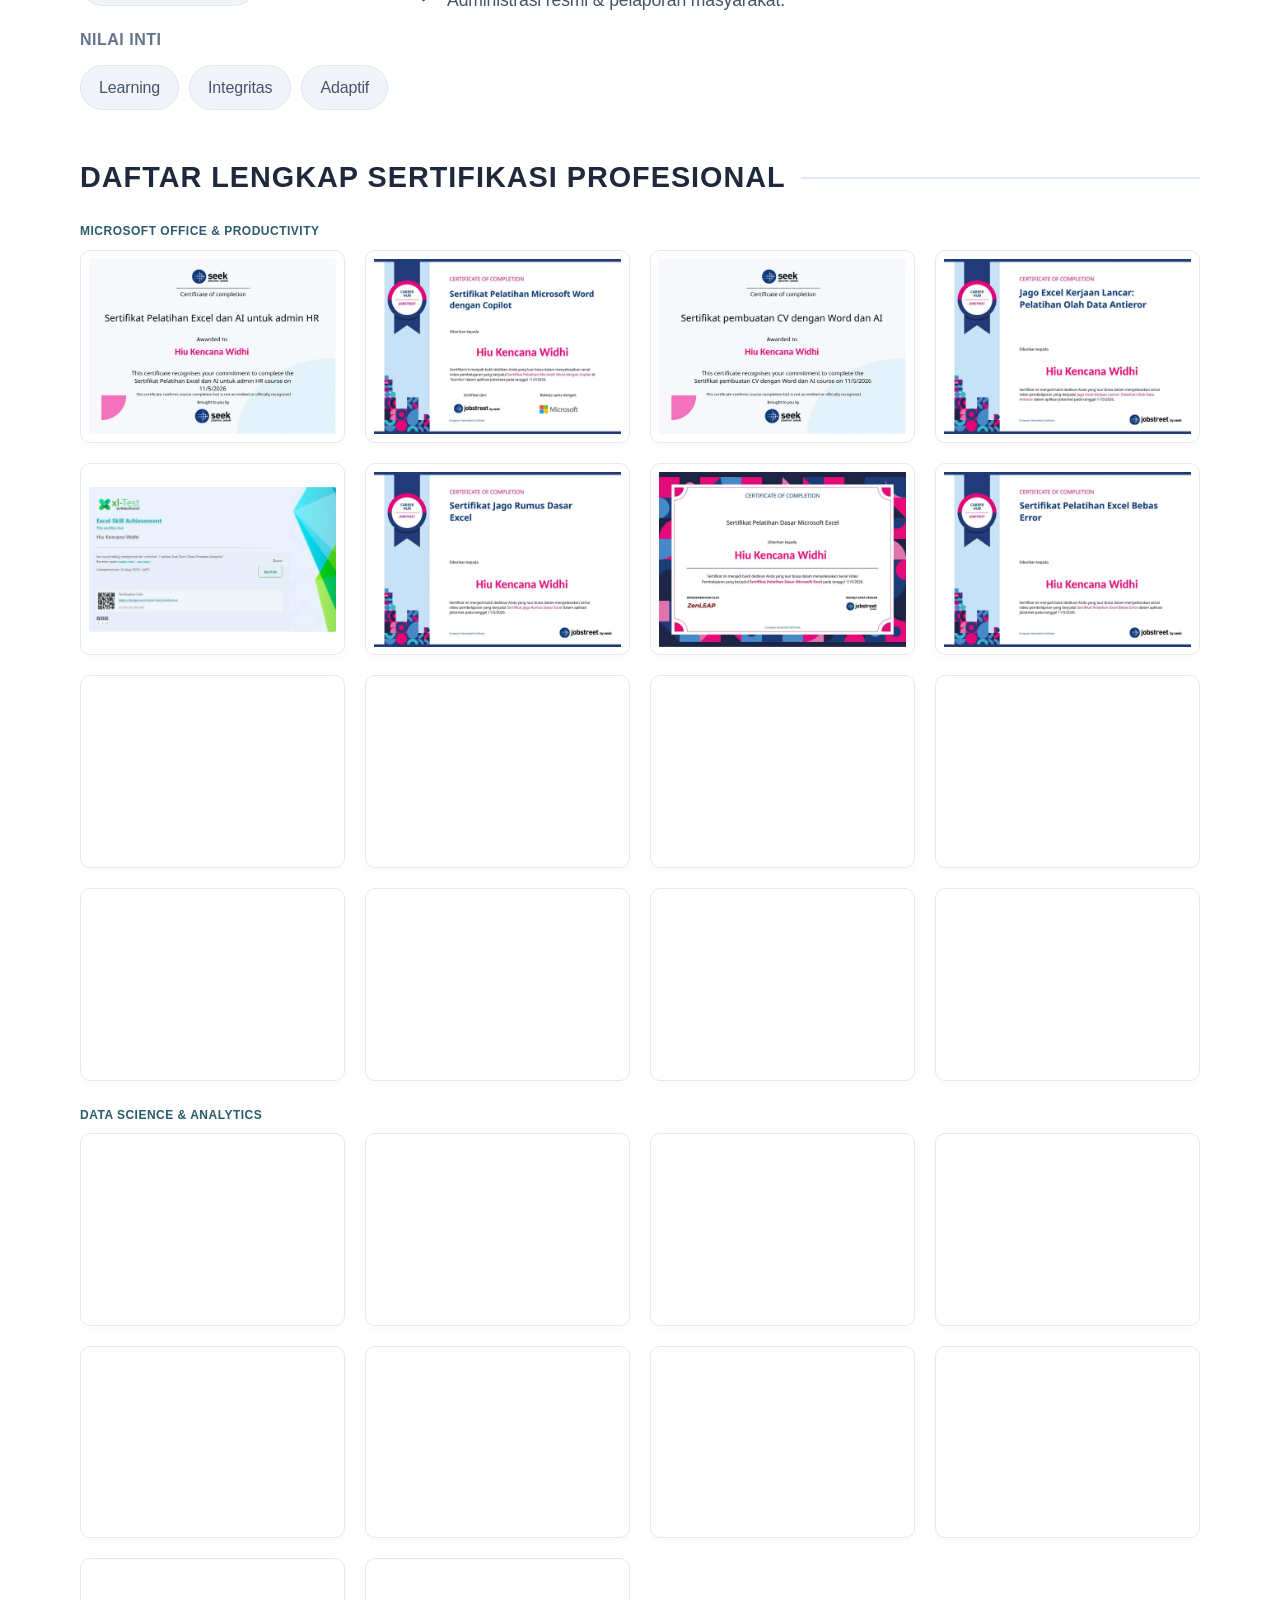
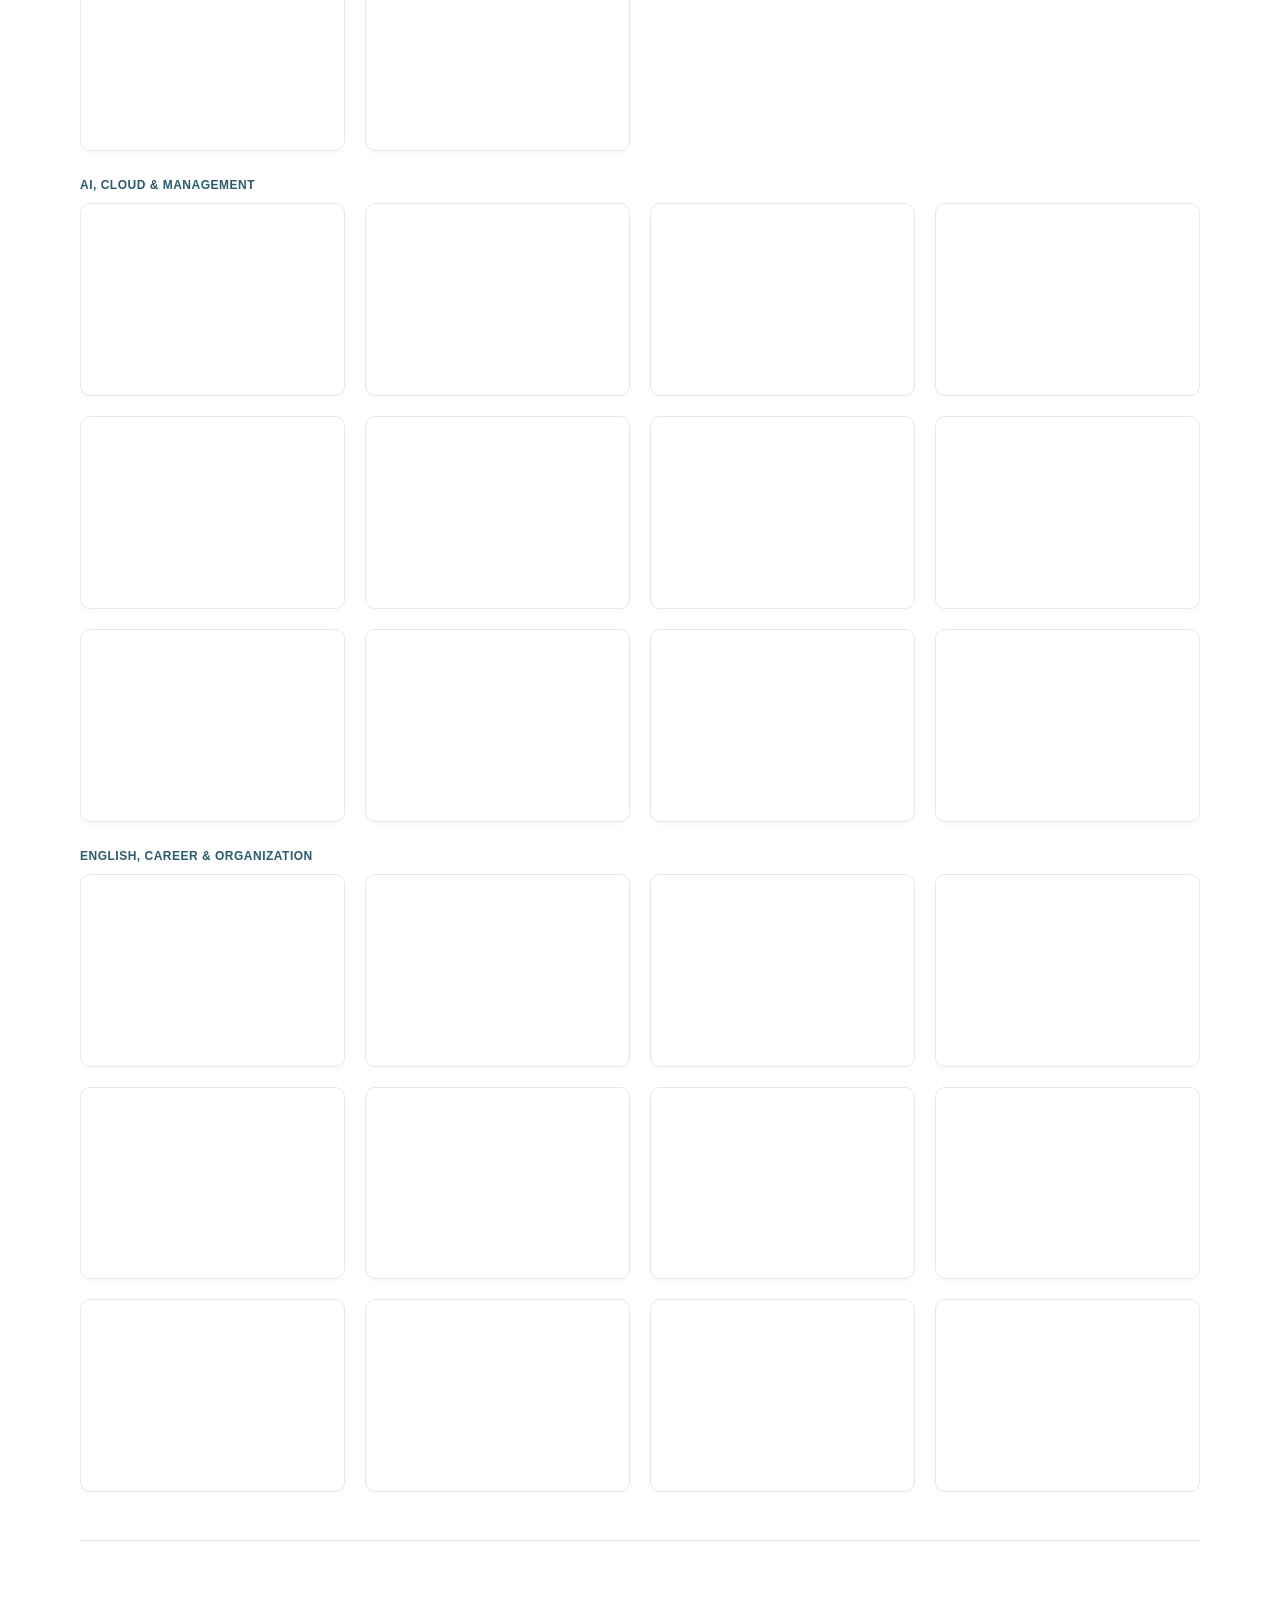
<file: resume/index-id.html>
<!DOCTYPE html>
<html lang="id">
<head>
    <meta charset="UTF-8">
    <meta name="viewport" content="width=1200"> <!-- Fixed width for poster feel -->
    <meta name="description" content="Resume Poster Hiu Kencana Widhi - Full Portfolio.">
    <title>Verified Resume Profesional | Hiu Kencana Widhi, S.T.</title>
    <!-- Google Fonts -->
    <link href="https://fonts.googleapis.com/css2?family=Outfit:wght@300;400;500;600;700;800&family=Inter:wght@300;400;500;600;700&display=swap" rel="stylesheet">
    <!-- Bootstrap & Icons -->
    <link href="https://cdn.jsdelivr.net/npm/bootstrap@5.3.0/dist/css/bootstrap.min.css" rel="stylesheet">
    <link rel="stylesheet" href="https://cdn.jsdelivr.net/npm/bootstrap-icons@1.11.0/font/bootstrap-icons.css">
    <!-- Core Style -->
    <link rel="stylesheet" href="../core/css/style.css">
    <style>
        :root {
            --poster-bg: #f8fafc;
            --poster-width: 2000px; /* Extreme HD Canvas */
            --accent: #2A5C6D;
        }
        
        body {
            background: var(--poster-bg);
            font-family: -apple-system, BlinkMacSystemFont, "SF Pro Text", "SF Pro", sans-serif;
            color: #1e293b;
            padding: 0;
            margin: 0;
            width: var(--poster-width);
            margin: 0 auto;
        }

        h1, h2, h3, h4, h5, h6 {
            font-family: -apple-system, BlinkMacSystemFont, "SF Pro Display", "SF Pro", sans-serif;
        }

        .poster-container {
            background: white;
            padding: 60px 80px; /* Scaled up */
            min-height: 100vh;
        }

        /* Hero Section */
        .hero-poster {
            display: flex;
            align-items: center;
            gap: 50px; /* Scaled up */
            margin-bottom: 40px;
            padding-bottom: 40px;
            border-bottom: 2px solid #e2e8f0;
        }

        .hero-img {
            width: 250px; /* Scaled up */
            height: 250px;
            border-radius: 40px;
            object-fit: cover;
            border: 8px solid #f1f5f9;
            box-shadow: 0 15px 30px rgba(0,0,0,0.05);
        }

        .hero-content h1 {
            font-size: 4rem; /* Scaled up */
            font-weight: 800;
            color: var(--accent);
            margin-bottom: 8px;
            letter-spacing: -1px;
        }

        .hero-tagline {
            font-size: 1.5rem; /* Scaled up */
            color: #64748b;
            font-weight: 500;
            margin-bottom: 25px;
            display: flex;
            align-items: center;
            gap: 15px;
        }

        .contact-grid {
            display: grid;
            grid-template-columns: repeat(3, 1fr);
            gap: 12px 25px;
        }

        .contact-item {
            display: flex;
            align-items: center;
            gap: 12px;
            font-size: 1.1rem; /* Scaled up */
            color: #475569;
        }

        .contact-item i {
            color: var(--accent);
            font-size: 1.3rem;
        }

        /* Section Styling */
        .section-title {
            display: flex;
            align-items: center;
            gap: 15px;
            margin-bottom: 25px;
            position: relative;
        }

        .section-title h2 {
            font-size: 1.8rem; /* Scaled up */
            font-weight: 700;
            color: #1e293b;
            margin: 0;
            text-transform: uppercase;
            letter-spacing: 1px;
        }

        .section-title .line {
            flex-grow: 1;
            height: 2px;
            background: #e2e8f0;
        }

        /* Resume Grid - 3 Columns for Compactness */
        .resume-grid {
            display: grid;
            grid-template-columns: 3.5fr 4.5fr 4fr;
            gap: 25px;
        }

        /* Sidebar info */
        .sidebar-section {
            margin-bottom: 25px;
        }

        .edu-item-poster {
            display: flex;
            gap: 12px;
            margin-bottom: 15px;
            padding: 12px;
            background: #f8fafc;
            border-radius: 12px;
            border: 1px solid #e2e8f0;
        }

        .edu-logo-poster {
            width: 40px;
            height: 40px;
            flex-shrink: 0;
            object-fit: contain;
        }

        .edu-info-poster h4 {
            font-size: 1.1rem; /* Scaled up */
            font-weight: 700;
            margin-bottom: 4px;
            color: #1e293b;
        }

        .edu-info-poster .degree {
            font-size: 1rem;
            color: var(--accent);
            font-weight: 600;
            margin-bottom: 2px;
        }

        .edu-info-poster .year-loc {
            font-size: 0.9rem;
            color: #64748b;
        }

        .edu-info-poster .gpa {
            display: inline-block;
            margin-top: 5px;
            background: var(--accent);
            color: white;
            padding: 2px 10px;
            border-radius: 6px;
            font-size: 0.85rem;
            font-weight: 700;
        }

        /* Experience Items */
        .exp-item {
            margin-bottom: 20px;
            padding-bottom: 0;
        }

        .exp-header {
            display: flex;
            justify-content: space-between;
            align-items: flex-start;
            margin-bottom: 10px;
        }

        .exp-role {
            font-size: 1.4rem; /* Scaled up */
            font-weight: 700;
            color: #1e293b;
        }

        .exp-company {
            color: var(--accent);
            font-weight: 600;
            font-size: 1.1rem; /* Scaled up */
        }

        .exp-date {
            color: #64748b;
            font-size: 1rem;
            font-weight: 500;
        }

        .exp-list {
            padding-left: 0;
            list-style: none;
            margin-bottom: 0;
        }

        .exp-list li {
            position: relative;
            padding-left: 30px;
            margin-bottom: 10px;
            color: #475569;
            font-size: 1.1rem; /* Scaled up */
            line-height: 1.6;
        }

        .exp-list li::before {
            content: "\F272";
            font-family: "bootstrap-icons";
            position: absolute;
            left: 0;
            color: var(--accent);
            font-size: 1rem;
        }

        /* Projects Grid - Vertical Stack for 3rd Column */
        .projects-poster-stack {
            display: flex;
            flex-direction: column;
            gap: 12px;
        }

        .proj-card-poster {
            display: flex;
            gap: 12px;
            border: 1px solid #e2e8f0;
            border-radius: 12px;
            overflow: hidden;
            background: #f8fafc;
            padding: 10px;
        }

        .proj-img-poster {
            width: 80px;
            height: 80px;
            border-radius: 8px;
            object-fit: cover;
            flex-shrink: 0;
        }

        .proj-info-poster {
            padding: 0;
            flex-grow: 1;
        }

        .proj-title-poster {
            font-weight: 700;
            font-size: 1.2rem; /* Scaled up */
            margin-bottom: 8px;
        }

        .proj-desc-poster {
            font-size: 1rem; /* Scaled up */
            color: #64748b;
            margin-bottom: 10px;
            display: -webkit-box;
            -webkit-line-clamp: 2;
            -webkit-box-orient: vertical;
            overflow: hidden;
        }

        /* Skills Pill */
        .skill-group-poster {
            margin-bottom: 20px;
        }

        .skill-group-title {
            font-weight: 700;
            font-size: 1rem; /* Scaled up */
            color: #64748b;
            text-transform: uppercase;
            margin-bottom: 12px;
            letter-spacing: 0.5px;
        }

        .skill-pills {
            display: flex;
            flex-wrap: wrap;
            gap: 10px;
        }

        .skill-pill {
            background: #f1f5f9;
            color: #475569;
            padding: 8px 18px;
            border-radius: 100px;
            font-size: 1rem; /* Scaled up */
            font-weight: 500;
            border: 1px solid #e2e8f0;
        }

        /* Certificate Section - Ultra HD Maximization */
        .cert-poster-grid {
            display: grid;
            grid-template-columns: repeat(4, 1fr);
            gap: 20px;
        }

        .cert-item-poster {
            background: white;
            padding: 8px;
            border-radius: 10px;
            border: 1px solid #e2e8f0;
            display: flex;
            align-items: center;
            justify-content: center;
            box-shadow: 0 4px 6px rgba(0,0,0,0.02);
            transform: translateZ(0); /* Hardware Acceleration */
        }

        .cert-img-poster {
            width: 100%;
            height: auto;
            object-fit: contain;
            image-rendering: -webkit-optimize-contrast;
            image-rendering: crisp-edges;
        }

        .cert-title-poster {
            display: none; /* Removed to save space since text is inside cert */
        }

        /* Print/Capture Optimization */
        @media print {
            body {
                box-shadow: none;
                margin: 0;
            }
            .poster-container {
                padding: 40px;
            }
        }
    </style>

    <!-- PWA Manifest & Icons -->
    <link rel="manifest" href="../manifest.json">
    <link rel="apple-touch-icon" href="../assets/images/icons/icon-192.webp">
    <meta name="theme-color" content="#284F8C">
    <meta name="mobile-web-app-capable" content="yes">
    <meta name="apple-mobile-web-app-status-bar-style" content="black-translucent">

    <!-- Open Graph / Facebook / LinkedIn / WhatsApp -->
    <meta property="og:type" content="website">
    <meta property="og:title" content="Verified Resume Profesional | Hiu Kencana Widhi, S.T.">
    <meta property="og:description" content="Resume & CV Resmi Hiu Kencana Widhi, S.T. — Teknik Logistik & Web Development.">
    <meta property="og:image" content="../assets/images/profile/profile.webp">
    <meta property="og:site_name" content="Portfolio Hiu Kencana Widhi">

    <!-- Twitter Card -->
    <meta name="twitter:card" content="summary_large_image">
    <meta name="twitter:title" content="Verified Resume Profesional | Hiu Kencana Widhi, S.T.">
    <meta name="twitter:description" content="Resume & CV Resmi Hiu Kencana Widhi, S.T. — Teknik Logistik & Web Development.">
    <meta name="twitter:image" content="../assets/images/profile/profile.webp">
</head>
<body>
    <div class="poster-container">
        <!-- HERO -->
        <header class="hero-poster">
            <img src="../assets/images/profile/profile.webp" alt="Hiu Kencana Widhi. S.T." class="hero-img">
            <div class="hero-content">
                <h1>Hiu Kencana Widhi. S.T.</h1>
                <div class="hero-tagline">
                    <span>Logistics Engineer</span>
                    <span style="color:#cbd5e1">|</span>
                    <span>IT Enthusiast</span>
                    <span style="color:#cbd5e1">|</span>
                    <span>Network Engineer</span>
                </div>
                <div class="contact-grid">
                    <div class="contact-item"><i class="bi bi-envelope"></i> widhi.limited@gmail.com</div>
                    <div class="contact-item"><i class="bi bi-geo-alt"></i> Pemalang, Jawa Tengah</div>
                    <div class="contact-item"><i class="bi bi-whatsapp"></i> +62 851-7420-8810</div>
                    <div class="contact-item"><i class="bi bi-linkedin"></i> linkedin.com/in/hiu-kencana-widhi</div>
                    <div class="contact-item"><i class="bi bi-github"></i> github.com/hiu-kencana-widhi</div>
                    <div class="contact-item"><i class="bi bi-instagram"></i> @hiukencana</div>
                </div>
            </div>
        </header>

        <div class="resume-grid">
            <!-- COLUMN 1: Background & Skills -->
            <div class="sidebar-column">
                <!-- EDUCATION -->
                <section class="sidebar-section">
                    <div class="section-title">
                        <h2>Pendidikan</h2>
                        <div class="line"></div>
                    </div>
                    <div class="edu-item-poster">
                        <img src="../assets/images/education/logo iticm.webp" class="edu-logo-poster" alt="ITICM">
                        <div class="edu-info-poster">
                            <h4>IT Insan Cendekia Mandiri</h4>
                            <div class="degree">S1 — Teknik Logistik</div>
                            <div class="year-loc">2020 — 2024 | Sidoarjo, Jawa Timur</div>
                            <div class="gpa">IPK: 3.85 / 4.00</div>
                        </div>
                    </div>
                    <div class="edu-item-poster">
                        <img src="../assets/images/education/logo smk-muhamka.webp" class="edu-logo-poster" alt="SMK">
                        <div class="edu-info-poster">
                            <h4>SMK Muhammadiyah Kajen</h4>
                            <div class="degree">Teknik Komputer & Jaringan</div>
                            <div class="year-loc">2018 — 2021 | Pekalongan, Jawa Tengah</div>
                            <div class="gpa">Nilai: 88.88</div>
                        </div>
                    </div>
                    <div class="edu-item-poster">
                        <img src="../assets/images/education/logo-smp-1-kesesi.webp" class="edu-logo-poster" alt="SMP">
                        <div class="edu-info-poster">
                            <h4>SMP N 1 Kesesi</h4>
                            <div class="degree">Sekolah Menengah Pertama</div>
                            <div class="year-loc">2015 — 2018 | Pekalongan, Jawa Tengah</div>
                            <div class="gpa">NEM: 3.42</div>
                        </div>
                    </div>
                </section>

                <!-- SKILLS -->
                <section class="sidebar-section">
                    <div class="section-title">
                        <h2>Keahlian</h2>
                        <div class="line"></div>
                    </div>
                    <div class="skill-group-poster">
                        <div class="skill-group-title">Logistics & Supply Chain</div>
                        <div class="skill-pills">
                            <span class="skill-pill">Warehouse Mgmt</span>
                            <span class="skill-pill">Inventory Control</span>
                            <span class="skill-pill">Layout Opt.</span>
                            <span class="skill-pill">FIFO/LIFO</span>
                        </div>
                    </div>
                    <div class="skill-group-poster">
                        <div class="skill-group-title">IT & Infrastruktur</div>
                        <div class="skill-pills">
                            <span class="skill-pill">Mikrotik</span>
                            <span class="skill-pill">Cisco</span>
                            <span class="skill-pill">Laravel</span>
                            <span class="skill-pill">MySQL</span>
                            <span class="skill-pill">Troubleshooting</span>
                        </div>
                    </div>
                    <div class="skill-group-poster">
                        <div class="skill-group-title">Fokus Strategis</div>
                        <div class="skill-pills">
                            <span class="skill-pill">Otomasi</span>
                            <span class="skill-pill">UI/UX</span>
                            <span class="skill-pill">Transformasi Digital</span>
                        </div>
                    </div>
                    <div class="skill-group-poster">
                        <div class="skill-group-title">Nilai Inti</div>
                        <div class="skill-pills">
                            <span class="skill-pill">Learning</span>
                            <span class="skill-pill">Integritas</span>
                            <span class="skill-pill">Adaptif</span>
                        </div>
                    </div>
                </section>

            </div>

            <!-- COLUMN 2: Pengalaman -->
            <div class="main-column">
                <!-- ABOUT -->
                <section class="mb-3">
                    <div class="section-title">
                        <h2>Tentang Saya</h2>
                        <div class="line"></div>
                    </div>
                    <p class="text-muted" style="line-height: 1.4; font-size: 0.85rem; margin-bottom: 0;">
                        Fresh graduate Teknik Logistik dengan ketertarikan mendalam pada IT. Ahli dalam menggabungkan prinsip rantai pasok dengan inovasi digital. Berpengalaman dalam WMS, optimasi tata letak, dan otomasi operasional.
                    </p>
                </section>

                <!-- WORK EXPERIENCE -->
                <section class="mb-3">
                    <div class="section-title">
                        <h2>Pengalaman Kerja</h2>
                        <div class="line"></div>
                    </div>
                    
                    <div class="exp-item">
                        <div class="exp-header">
                            <div>
                                <div class="exp-role">Admin Gudang</div>
                                <div class="exp-company">PT. Bismillah Bisnis Barokah</div>
                            </div>
                            <div class="exp-date">2026</div>
                        </div>
                        <ul class="exp-list">
                            <li>Sinkronisasi stok fisik & WMS untuk akurasi data.</li>
                            <li>Mengelola surat jalan & administrasi logistik.</li>
                        </ul>
                    </div>

                    <div class="exp-item">
                        <div class="exp-header">
                            <div>
                                <div class="exp-role">Ops Lapangan (Intern)</div>
                                <div class="exp-company">PT. Dian Mega Kurnia</div>
                            </div>
                            <div class="exp-date">2025</div>
                        </div>
                        <ul class="exp-list">
                            <li>Admin pengiriman & optimasi penyimpanan gudang.</li>
                        </ul>
                    </div>

                    <div class="exp-item">
                        <div class="exp-header">
                            <div>
                                <div class="exp-role">Instalasi WiFi</div>
                                <div class="exp-company">Freelance Mandiri</div>
                            </div>
                            <div class="exp-date">2023-24</div>
                        </div>
                        <ul class="exp-list">
                            <li>Konfigurasi jaringan & troubleshooting residensial.</li>
                        </ul>
                    </div>

                    <div class="exp-item">
                        <div class="exp-header">
                            <div>
                                <div class="exp-role">Teknisi Lapangan (Intern)</div>
                                <div class="exp-company">PT. Telkom Indonesia</div>
                            </div>
                            <div class="exp-date">2022</div>
                        </div>
                        <ul class="exp-list">
                            <li>Aktivasi IndiHome & pemeliharaan fiber optik.</li>
                        </ul>
                    </div>
                </section>

                <!-- LEADERSHIP -->
                <section class="mb-0">
                    <div class="section-title">
                        <h2>Kepemimpinan</h2>
                        <div class="line"></div>
                    </div>
                    <div class="exp-item">
                        <div class="exp-header">
                            <div>
                                <div class="exp-role">Ketua Media</div>
                                <div class="exp-company">HM Teknik Logistik</div>
                            </div>
                            <div class="exp-date">2022-23</div>
                        </div>
                        <ul class="exp-list">
                            <li>Memimpin pengelolaan platform digital & website.</li>
                        </ul>
                    </div>
                    <div class="exp-item">
                        <div class="exp-header">
                            <div>
                                <div class="exp-role">Sekretaris KKN</div>
                                <div class="exp-company">KKN Belor, Kediri</div>
                            </div>
                            <div class="exp-date">2025</div>
                        </div>
                        <ul class="exp-list">
                            <li>Administrasi resmi & pelaporan masyarakat.</li>
                        </ul>
                    </div>
                </section>
            </div>

            <!-- COLUMN 3: Proyek & Portfolio -->
            <div class="portfolio-column">
                <section class="sidebar-section">
                    <div class="section-title">
                        <h2>Showcase Proyek</h2>
                        <div class="line"></div>
                    </div>
                    <div class="projects-poster-stack">
                        <!-- Project 1 -->
                        <div class="proj-card-poster">
                            <img src="../assets/images/projects/Warehouse Management System (WMS)/admin/1.webp" class="proj-img-poster" alt="WMS">
                            <div class="proj-info-poster">
                                <div class="proj-title-poster">Sistem WMS</div>
                                <p class="proj-desc-poster">WMS berbasis web dengan monitoring stok real-time.</p>
                                <span class="badge bg-secondary-subtle text-secondary" style="font-size:0.6rem">Laravel</span>
                            </div>
                        </div>
                        <!-- Project 2 -->
                        <div class="proj-card-poster">
                            <img src="../assets/images/projects/logistics-opt/1.webp" class="proj-img-poster" alt="Logistics">
                            <div class="proj-info-poster">
                                <div class="proj-title-poster">Optimasi Logistik</div>
                                <p class="proj-desc-poster">Redesain tata letak kargo dengan metode SLP.</p>
                                <span class="badge bg-secondary-subtle text-secondary" style="font-size:0.6rem">SketchUp</span>
                            </div>
                        </div>
                        <!-- Project 3 -->
                        <div class="proj-card-poster">
                            <img src="../assets/images/projects/fin-system/admin/1.webp" class="proj-img-poster" alt="Finance">
                            <div class="proj-info-poster">
                                <div class="proj-title-poster">Pencatatan Kas</div>
                                <p class="proj-desc-poster">Sistem arus kas dengan grafik interaktif.</p>
                                <span class="badge bg-secondary-subtle text-secondary" style="font-size:0.6rem">MySQL</span>
                            </div>
                        </div>
                        <!-- Project 4 -->
                        <div class="proj-card-poster">
                            <img src="../assets/images/projects/Management Stock Konter/admin/1.webp" class="proj-img-poster" alt="Stock">
                            <div class="proj-info-poster">
                                <div class="proj-title-poster">Stok Retail</div>
                                <p class="proj-desc-poster">Sistem inventaris & POS dengan laporan laba rugi.</p>
                                <span class="badge bg-secondary-subtle text-secondary" style="font-size:0.6rem">POS</span>
                            </div>
                        </div>
                        <!-- Project 5 -->
                        <div class="proj-card-poster">
                            <div class="proj-img-poster d-flex align-items-center justify-content-center bg-light">
                                <i class="bi bi-people-fill text-secondary opacity-25"></i>
                            </div>
                            <div class="proj-info-poster">
                                <div class="proj-title-poster">Smart Village</div>
                                <p class="proj-desc-poster">Sistem admin desa & pelaporan anggaran.</p>
                                <span class="badge bg-secondary-subtle text-secondary" style="font-size:0.6rem">Web App</span>
                            </div>
                        </div>
                        <!-- Project 6 -->
                        <div class="proj-card-poster">
                            <div class="proj-img-poster d-flex align-items-center justify-content-center bg-light">
                                <i class="bi bi-person-workspace text-secondary opacity-25"></i>
                            </div>
                            <div class="proj-info-poster">
                                <div class="proj-title-poster">Portofolio</div>
                                <p class="proj-desc-poster">Platform showcase desain bento premium.</p>
                                <span class="badge bg-secondary-subtle text-secondary" style="font-size:0.6rem">UI/UX</span>
                            </div>
                        </div>
                    </div>
                </section>
            </div>
        </div>

        <!-- CERTIFICATES -->
        <section class="mt-4">
            <div class="section-title">
                <h2>Daftar Lengkap Sertifikasi Profesional</h2>
                <div class="line"></div>
            </div>
            
            <!-- MS OFFICE -->
            <div class="skill-group-title mb-2" style="font-size: 0.75rem; color: #2A5C6D;">Microsoft Office & Productivity</div>
            <div class="cert-poster-grid mb-4">
                <div class="cert-item-poster">
                    <img src="../assets/images/certificates/office/Sertifikat-Pelatihan-Excel-dan-AI-untuk-admin-HR.webp" class="cert-img-poster" alt="Cert">
                </div>
                <div class="cert-item-poster">
                    <img src="../assets/images/certificates/office/Sertifikat-Pelatihan-Microsoft-Word-dengan-Copilot.webp" class="cert-img-poster" alt="Cert">
                </div>
                <div class="cert-item-poster">
                    <img src="../assets/images/certificates/office/Sertifikat-pembuatan-CV-dengan-Word-dan-AI.webp" class="cert-img-poster" alt="Cert">
                </div>
                <div class="cert-item-poster">
                    <img src="../assets/images/certificates/office/Jago-Excel-Kerjaan-Lancar-Pelatihan-Olah-Data-Antieror.webp" class="cert-img-poster" alt="Cert">
                </div>
                <div class="cert-item-poster">
                    <img src="../assets/images/certificates/office/excel_data_pesananan_kompleks.webp" class="cert-img-poster" alt="Cert">
                </div>
                <div class="cert-item-poster">
                    <img src="../assets/images/certificates/office/Sertifikat-Jago-Rumus-Dasar-Excel.webp" class="cert-img-poster" alt="Cert">
                </div>
                <div class="cert-item-poster">
                    <img src="../assets/images/certificates/office/Sertifikat-Pelatihan-Dasar-Microsoft-Excel.webp" class="cert-img-poster" alt="Cert">
                </div>
                <div class="cert-item-poster">
                    <img src="../assets/images/certificates/office/Sertifikat-Pelatihan-Excel-Bebas-Error.webp" class="cert-img-poster" alt="Cert">
                </div>
                <div class="cert-item-poster">
                    <img src="../assets/images/certificates/office/Sertifikat-Jago-PowerPoint.webp" class="cert-img-poster" alt="Cert">
                </div>
                <div class="cert-item-poster">
                    <img src="../assets/images/certificates/office/Sertifikat-Pelatihan-Presentasi-dengan-PowerPoint.webp" class="cert-img-poster" alt="Cert">
                </div>
                <div class="cert-item-poster">
                    <img src="../assets/images/certificates/office/Sertifikat-Panduan-Lengkap-Fitur-PowerPoint.webp" class="cert-img-poster" alt="Cert">
                </div>
                <div class="cert-item-poster">
                    <img src="../assets/images/certificates/office/Sertifikat-kompetensi-dasar-Microsoft-Word.webp" class="cert-img-poster" alt="Cert">
                </div>
                <div class="cert-item-poster">
                    <img src="../assets/images/certificates/office/Belajar-Excel-untuk-Pemula.webp" class="cert-img-poster" alt="Cert">
                </div>
                <div class="cert-item-poster">
                    <img src="../assets/images/certificates/office/Tingkatkan-Karirmu-dengan-Microsoft-Word.webp" class="cert-img-poster" alt="Cert">
                </div>
                <div class="cert-item-poster">
                    <img src="../assets/images/certificates/office/excel_admin_bioskop.webp" class="cert-img-poster" alt="Cert">
                </div>
                <div class="cert-item-poster">
                    <img src="../assets/images/certificates/office/excel_admin_roti.webp" class="cert-img-poster" alt="Cert">
                </div>
            </div>

            <!-- DATA SCIENCE -->
            <div class="skill-group-title mb-2" style="font-size: 0.75rem; color: #2A5C6D;">Data Science & Analytics</div>
            <div class="cert-poster-grid mb-4">
                <div class="cert-item-poster">
                    <img src="../assets/images/certificates/data-science/Data Analysis with Python-1.webp" class="cert-img-poster" alt="Cert">
                </div>
                <div class="cert-item-poster">
                    <img src="../assets/images/certificates/data-science/Data Science Methodology-1.webp" class="cert-img-poster" alt="Cert">
                </div>
                <div class="cert-item-poster">
                    <img src="../assets/images/certificates/data-science/Big Data 101-1.webp" class="cert-img-poster" alt="Cert">
                </div>
                <div class="cert-item-poster">
                    <img src="../assets/images/certificates/data-science/Data Visualization with Python-1.webp" class="cert-img-poster" alt="Cert">
                </div>
                <div class="cert-item-poster">
                    <img src="../assets/images/certificates/data-science/Digital Analytics  Regression-1.webp" class="cert-img-poster" alt="Cert">
                </div>
                <div class="cert-item-poster">
                    <img src="../assets/images/certificates/data-science/Data Science Tools-1.webp" class="cert-img-poster" alt="Cert">
                </div>
                <div class="cert-item-poster">
                    <img src="../assets/images/certificates/data-science/Sertifikat-Analisis-Data-Excel.webp" class="cert-img-poster" alt="Cert">
                </div>
                <div class="cert-item-poster">
                    <img src="../assets/images/certificates/data-science/Statistics 101-1.webp" class="cert-img-poster" alt="Cert">
                </div>
                <div class="cert-item-poster">
                    <img src="../assets/images/certificates/data-science/Data Science 101-1.webp" class="cert-img-poster" alt="Cert">
                </div>
                <div class="cert-item-poster">
                    <img src="../assets/images/certificates/data-science/Sertifikat-Pelatihan-Dasar-Data-Science.webp" class="cert-img-poster" alt="Cert">
                </div>
            </div>

            <!-- AI & CLOUD -->
            <div class="skill-group-title mb-2" style="font-size: 0.75rem; color: #2A5C6D;">AI, Cloud & Management</div>
            <div class="cert-poster-grid mb-4">
                <div class="cert-item-poster">
                    <img src="../assets/images/certificates/ai-prompt/PROMP ENGINEER-1.webp" class="cert-img-poster" alt="Cert">
                </div>
                <div class="cert-item-poster">
                    <img src="../assets/images/certificates/ai-prompt/Sertifikat-Pelatihan-Dasar-Microsoft-365-Copilot.webp" class="cert-img-poster" alt="Cert">
                </div>
                <div class="cert-item-poster">
                    <img src="../assets/images/certificates/ai-prompt/Mahir-Branding-dengan-ChatGPT.webp" class="cert-img-poster" alt="Cert">
                </div>
                <div class="cert-item-poster">
                    <img src="../assets/images/certificates/ai-prompt/Dasar-ChatGPT.webp" class="cert-img-poster" alt="Cert">
                </div>
                <div class="cert-item-poster">
                    <img src="../assets/images/certificates/cloud/IBM Cloud Essentials-1.webp" class="cert-img-poster" alt="Cert">
                </div>
                <div class="cert-item-poster">
                    <img src="../assets/images/certificates/cloud/Introduction to Cloud-1.webp" class="cert-img-poster" alt="Cert">
                </div>
                <div class="cert-item-poster">
                    <img src="../assets/images/certificates/management/Jago-Project-Management-dari-Nol.webp" class="cert-img-poster" alt="Cert">
                </div>
                <div class="cert-item-poster">
                    <img src="../assets/images/certificates/management/Sertifikat-Kemampuan-Dasar-Product-Manager.webp" class="cert-img-poster" alt="Cert">
                </div>
                <div class="cert-item-poster">
                    <img src="../assets/images/certificates/management/Sertifikat-Pelatihan-Project-Manager-untuk-Pabrik.webp" class="cert-img-poster" alt="Cert">
                </div>
                <div class="cert-item-poster">
                    <img src="../assets/images/certificates/ui-ux/Sertifikat-Pengantar-UIUX-Design.webp" class="cert-img-poster" alt="Cert">
                </div>
                <div class="cert-item-poster">
                    <img src="../assets/images/certificates/marketing/Sertifikat-Digital-Marketing-Pelatihan-Dasar.webp" class="cert-img-poster" alt="Cert">
                </div>
                <div class="cert-item-poster">
                    <img src="../assets/images/certificates/marketing/Tips-Sosmed-untuk-Digital-Marketing.webp" class="cert-img-poster" alt="Cert">
                </div>
            </div>

            <!-- OTHER -->
            <div class="skill-group-title mb-2" style="font-size: 0.75rem; color: #2A5C6D;">English, Career & Organization</div>
            <div class="cert-poster-grid">
                <div class="cert-item-poster">
                    <img src="../assets/images/certificates/english/Sertifikat-Mahir-Bahasa-Inggris-dari-Dasar.webp" class="cert-img-poster" alt="Cert">
                </div>
                <div class="cert-item-poster">
                    <img src="../assets/images/certificates/english/Sertifikat-Mahir-Bahasa-Inggris-Tenses.webp" class="cert-img-poster" alt="Cert">
                </div>
                <div class="cert-item-poster">
                    <img src="../assets/images/certificates/english/Sertifikat-Panduan-Email-Kerja-Bhs-Inggris.webp" class="cert-img-poster" alt="Cert">
                </div>
                <div class="cert-item-poster">
                    <img src="../assets/images/certificates/english/Sertifikat-Dasar-Bahasa-Inggris-Jenis-Kata.webp" class="cert-img-poster" alt="Cert">
                </div>
                <div class="cert-item-poster">
                    <img src="../assets/images/certificates/career/Sertifikat-Pengembangan-Diri-dan-Karir.webp" class="cert-img-poster" alt="Cert">
                </div>
                <div class="cert-item-poster">
                    <img src="../assets/images/certificates/career/Sertifikat-Pelatihan-CV-dan-Interview.webp" class="cert-img-poster" alt="Cert">
                </div>
                <div class="cert-item-poster">
                    <img src="../assets/images/certificates/career/Sertifikat-Kelas-Persiapan-Kerja-(CV-dan-Tips-Loker).webp" class="cert-img-poster" alt="Cert">
                </div>
                <div class="cert-item-poster">
                    <img src="../assets/images/certificates/organization/hiu+panitia+ kordinator+ makrab+teklog+iticm-1.webp" class="cert-img-poster" alt="Cert">
                </div>
                <div class="cert-item-poster">
                    <img src="../assets/images/certificates/organization/hiu+panitia+seminar+transformation+suplay chain+teklog+iticm.webp" class="cert-img-poster" alt="Cert">
                </div>
                <div class="cert-item-poster">
                    <img src="../assets/images/certificates/workshop/hiu+seminar+sofeware+enginer+telkom-1.webp" class="cert-img-poster" alt="Cert">
                </div>
                <div class="cert-item-poster">
                    <img src="../assets/images/certificates/workshop/hiu+seminar+public+speaking+informatika+iticm-1.webp" class="cert-img-poster" alt="Cert">
                </div>
                <div class="cert-item-poster">
                    <img src="../assets/images/certificates/workshop/hiu+seminar bisnis+dan+kewirausahaan+uinsa.webp" class="cert-img-poster" alt="Cert">
                </div>
            </div>
        </section>


        <!-- FOOTER / QR -->
        <footer class="mt-5 pt-5 border-top text-center">
            <p class="text-muted small mb-0">Dihasilkan dari Portfolio | © 2026 Hiu Kencana Widhi. S.T.</p>
            <p class="text-muted" style="font-size: 0.7rem;">Verified Professional Resume</p>
        </footer>
    </div>
</body>
</html>
</file>
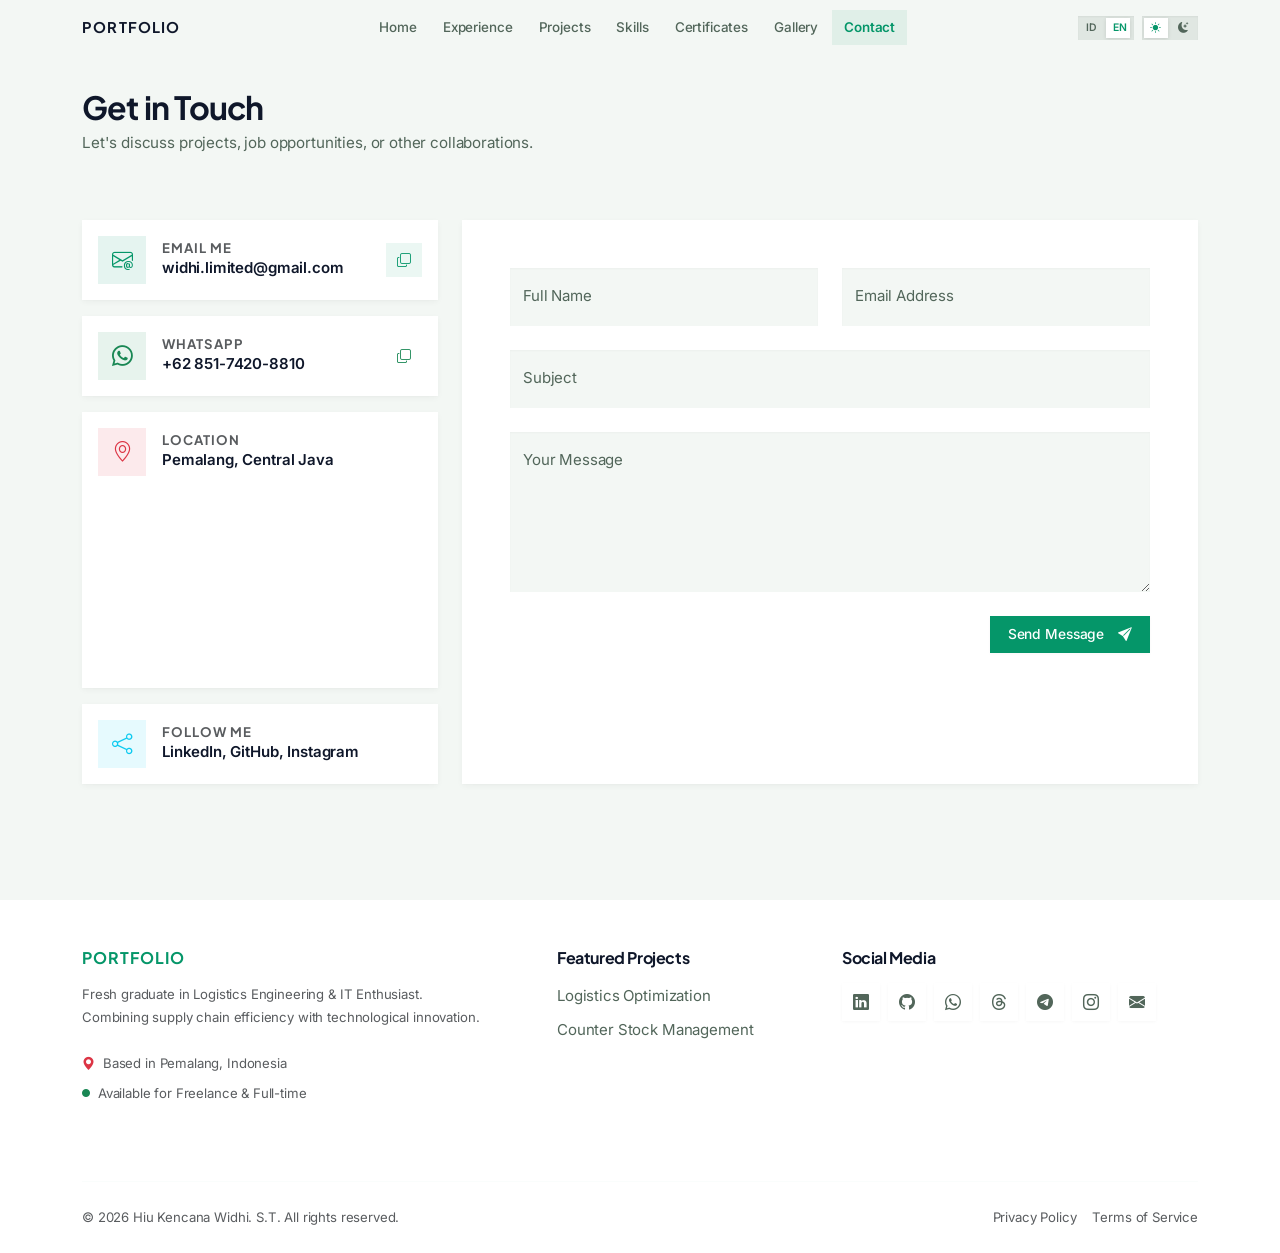
<file: core/pages/kontak.html>
<!DOCTYPE html>
<html lang="en">
<head>
    <meta charset="UTF-8">
    <meta name="viewport" content="width=device-width, initial-scale=1.0">
    <title>Kontak | Hiu Kencana Widhi, S.T.</title>
    <link rel="dns-prefetch" href="https://cdn.jsdelivr.net">
    <link rel="preconnect" href="https://cdn.jsdelivr.net" crossorigin>
    <link rel="preconnect" href="https://fonts.googleapis.com">
    <link rel="preconnect" href="https://fonts.gstatic.com" crossorigin>
    <link href="https://cdn.jsdelivr.net/npm/bootstrap@5.3.0/dist/css/bootstrap.min.css" rel="stylesheet">
    <link rel="stylesheet" href="https://cdn.jsdelivr.net/npm/bootstrap-icons@1.10.5/font/bootstrap-icons.css" media="print" onload="this.media='all'">
    <noscript><link rel="stylesheet" href="https://cdn.jsdelivr.net/npm/bootstrap-icons@1.10.5/font/bootstrap-icons.css"></noscript>
    <!-- Google Fonts non-blocking -->
    <link href="https://fonts.googleapis.com/css2?family=Inter:wght@300;400;500;600;700&family=Plus+Jakarta+Sans:ital,wght@0,500;0,600;0,700;0,800;1,400&family=Outfit:wght@600;700;800;900&family=JetBrains+Mono:wght@400;500;600&display=swap" rel="stylesheet" media="print" onload="this.media='all'">
    <noscript><link href="https://fonts.googleapis.com/css2?family=Inter:wght@300;400;500;600;700&family=Plus+Jakarta+Sans:ital,wght@0,500;0,600;0,700;0,800;1,400&family=Outfit:wght@600;700;800;900&family=JetBrains+Mono:wght@400;500;600&display=swap" rel="stylesheet"></noscript>    <link rel="stylesheet" href="../css/style.css">
    <link rel="icon" type="image/png" href="../../assets/images/profile/profile.webp">

    <!-- PWA Manifest & Icons -->
    <link rel="manifest" href="../../manifest.json">
    <link rel="apple-touch-icon" href="../../assets/images/icons/icon-192.webp">
    <meta name="theme-color" content="#059669">
    <meta name="mobile-web-app-capable" content="yes">
    <meta name="apple-mobile-web-app-status-bar-style" content="black-translucent">

    <!-- Open Graph / Facebook / LinkedIn / WhatsApp -->
    <meta property="og:type" content="website">
    <meta property="og:title" content="Kontak | Hiu Kencana Widhi, S.T.">
    <meta property="og:description" content="Hubungi Hiu Kencana Widhi, S.T. via Email, WhatsApp, atau LinkedIn untuk diskusi proyek, konsultasi, atau peluang kerja.">
    <meta property="og:image" content="../../assets/images/profile/profile.webp">
    <meta property="og:site_name" content="Portfolio Hiu Kencana Widhi">

    <!-- Twitter Card -->
    <meta name="twitter:card" content="summary_large_image">
    <meta name="twitter:title" content="Kontak | Hiu Kencana Widhi, S.T.">
    <meta name="twitter:description" content="Hubungi Hiu Kencana Widhi, S.T. via Email, WhatsApp, atau LinkedIn untuk diskusi proyek, konsultasi, atau peluang kerja.">
    <meta name="twitter:image" content="../../assets/images/profile/profile.webp">
</head>
<body class="subpage">

    <div id="drawer-backdrop" class="drawer-backdrop"></div>

    <!-- ===== LEFT DRAWER ===== -->
    <aside id="nav-drawer" class="nav-drawer" role="dialog" aria-modal="true" aria-label="Menu Navigasi">
        <div class="drawer-header">
            <a class="drawer-brand" href="../../index.html">PORTFOLIO</a>
            <button id="drawer-close" class="drawer-close" aria-label="Tutup menu"><i class="bi bi-x-lg"></i></button>
        </div>
        <nav class="drawer-nav">
            <a class="nav-link" href="../../index.html"><i class="bi bi-house nav-icon"></i> <span data-t="nav_home">Home</span></a>
            <a class="nav-link" href="pengalaman.html"><i class="bi bi-briefcase nav-icon"></i> <span data-t="nav_exp">Experience</span></a>
            <a class="nav-link" href="proyek.html"><i class="bi bi-layers nav-icon"></i> <span data-t="nav_proj">Projects</span></a>
            <a class="nav-link" href="keahlian.html"><i class="bi bi-tools nav-icon"></i> <span data-t="nav_skill">Skills</span></a>
            <a class="nav-link" href="sertifikat.html"><i class="bi bi-patch-check nav-icon"></i> <span data-t="nav_cert">Certificates</span></a>
            <a class="nav-link" href="dokumentasi.html"><i class="bi bi-camera nav-icon"></i> <span data-t="nav_doc">Gallery</span></a>
            <a class="nav-link" href="kontak.html"><i class="bi bi-envelope nav-icon"></i> <span data-t="nav_contact">Contact</span></a>
        </nav>
        <div class="drawer-footer d-flex flex-column gap-3">
            <div class="d-flex align-items-center justify-content-between w-100">
                <span class="theme-label" data-t="theme_label">Dark Mode</span>
                <button class="theme-toggle switch-toggle" aria-label="Toggle Theme" id="mobile-theme-switch">
                    <span class="switch-handle"></span>
                    <span class="switch-option opt-left"><i class="bi bi-sun-fill"></i></span>
                    <span class="switch-option opt-right"><i class="bi bi-moon-stars-fill"></i></span>
                </button>
            </div>
            <div class="d-flex align-items-center justify-content-between w-100">
                <span class="theme-label" data-t="lang_label">Language</span>
                <button class="lang-toggle switch-toggle" aria-label="Toggle Language" id="mobile-lang-switch" data-lang-switch>
                    <span class="switch-handle"></span>
                    <span class="switch-option opt-left">ID</span>
                    <span class="switch-option opt-right">EN</span>
                </button>
            </div>
        </div>
    </aside>

    <!-- NAVBAR -->
    <nav class="navbar navbar-expand-lg">
        <div class="container">
            <a class="navbar-brand" href="../../index.html">PORTFOLIO</a>
            <button class="navbar-toggler" type="button" aria-label="Buka menu">
                <span class="tog-bar"></span><span class="tog-bar"></span><span class="tog-bar"></span>
            </button>
            <div class="collapse navbar-collapse" id="navbarNav">
                <ul class="navbar-nav mx-auto align-items-center">
                    <li class="nav-item"><a class="nav-link" href="../../index.html" data-t="nav_home">Home</a></li>
                    <li class="nav-item"><a class="nav-link" href="pengalaman.html" data-t="nav_exp">Experience</a></li>
                    <li class="nav-item"><a class="nav-link" href="proyek.html" data-t="nav_proj">Projects</a></li>
                    <li class="nav-item"><a class="nav-link" href="keahlian.html" data-t="nav_skill">Skills</a></li>
                    <li class="nav-item"><a class="nav-link" href="sertifikat.html" data-t="nav_cert">Certificates</a></li>
                    <li class="nav-item"><a class="nav-link" href="dokumentasi.html" data-t="nav_doc">Gallery</a></li>
                    <li class="nav-item"><a class="nav-link" href="kontak.html" data-t="nav_contact">Contact</a></li>
                </ul>
                <div class="d-flex align-items-center gap-2">
                    <button class="lang-toggle switch-toggle" aria-label="Toggle Language" id="desktop-lang-switch" data-lang-switch>
                        <span class="switch-handle"></span>
                        <span class="switch-option opt-left">ID</span>
                        <span class="switch-option opt-right">EN</span>
                    </button>
                    <button class="theme-toggle switch-toggle" aria-label="Toggle Theme" id="desktop-theme-switch">
                        <span class="switch-handle"></span>
                        <span class="switch-option opt-left"><i class="bi bi-sun-fill"></i></span>
                        <span class="switch-option opt-right"><i class="bi bi-moon-stars-fill"></i></span>
                    </button>
                </div>
            </div>
        </div>
    </nav>

    <main id="main-content" class="container py-5">
        <div class="page-header pt-0 mb-5 reveal">
            <h1 class="h3 fw-bold mb-1" data-t="contact_page_title">Get in Touch</h1>
            <p data-t="contact_page_desc">Let's discuss projects, job opportunities, or other collaborations.</p>
        </div>

        <div class="row g-4 reveal">
            <!-- CONTACT INFO -->
            <div class="col-lg-4">
                <div class="d-flex flex-column gap-3">
                                       <!-- Email Card -->
                    <div class="card contact-info-card p-3 border-0 rounded-4" style="cursor:pointer;" data-bs-toggle="modal" data-bs-target="#emailInfoModal">
                        <div class="d-flex align-items-center justify-content-between">
                            <div class="d-flex align-items-center gap-3">
                                <div class="contact-icon-wrapper bg-primary bg-opacity-10 text-primary">
                                    <i class="bi bi-envelope-at"></i>
                                </div>
                                <div>
                                    <h3 class="h6 fw-bold mb-0 text-muted small text-uppercase" style="letter-spacing:1px;" data-t="contact_email">Email</h3>
                                    <div class="fw-semibold text-main">widhi.limited@gmail.com</div>
                                </div>
                            </div>
                            <button type="button" class="btn btn-sm btn-outline-primary rounded-circle" style="width:34px; height:34px; padding:0; display:inline-flex; align-items:center; justify-content:center;" onclick="event.stopPropagation(); copyToClipboard('widhi.limited@gmail.com');" title="Salin Email">
                                <i class="bi bi-copy"></i>
                            </button>
                        </div>
                    </div>

                    <!-- WhatsApp Card -->
                    <div class="card contact-info-card p-3 border-0 rounded-4" style="cursor:pointer;" data-bs-toggle="modal" data-bs-target="#waInfoModal">
                        <div class="d-flex align-items-center justify-content-between">
                            <div class="d-flex align-items-center gap-3">
                                <div class="contact-icon-wrapper bg-success bg-opacity-10 text-success">
                                    <i class="bi bi-whatsapp"></i>
                                </div>
                                <div>
                                    <h3 class="h6 fw-bold mb-0 text-muted small text-uppercase" style="letter-spacing:1px;" data-t="contact_wa">WhatsApp</h3>
                                    <div class="fw-semibold text-main">+62 851-7420-8810</div>
                                </div>
                            </div>
                            <button type="button" class="btn btn-sm btn-outline-success rounded-circle" style="width:34px; height:34px; padding:0; display:inline-flex; align-items:center; justify-content:center;" onclick="event.stopPropagation(); copyToClipboard('+6285174208810');" title="Salin Nomor WhatsApp">
                                <i class="bi bi-copy"></i>
                            </button>
                        </div>
                    </div>

                    <!-- Location Card -->
                    <div class="card contact-info-card p-3 border-0 rounded-4" style="cursor:pointer;" data-bs-toggle="modal" data-bs-target="#locationInfoModal">
                        <div class="d-flex align-items-center gap-3 mb-3">
                            <div class="contact-icon-wrapper bg-danger bg-opacity-10 text-danger">
                                <i class="bi bi-geo-alt"></i>
                            </div>
                            <div>
                                <h3 class="h6 fw-bold mb-0 text-muted small text-uppercase" style="letter-spacing:1px;" data-t="contact_loc_title">Lokasi</h3>
                                <p class="mb-0 fw-semibold text-main" data-t="hero_loc">Pemalang, Jawa Tengah</p>
                            </div>
                        </div>
                        <div class="rounded-3 overflow-hidden" style="height: 180px; border: 1px solid var(--border);">
                            <iframe 
                                src="https://www.google.com/maps/embed?pb=!1m18!1m12!1m3!1d989.9726930858953!2d109.48440246950454!3d-7.0221237995612125!2m3!1f0!2f0!3f0!3m2!1i1024!2i768!4f13.1!3m3!1m2!1s0x2e6fe0af572c7fcb%3A0xe36afce554d85fba!2sKaliwadas%2C%20Jatiroyom%2C%20Kec.%20Bodeh%2C%20Kabupaten%20Pemalang%2C%20Jawa%20Tengah%2052365!5e0!3m2!1sid!2sid!4v1785345738945!5m2!1sid!2sid" 
                                width="100%" height="100%" style="border:0;" allowfullscreen="" loading="lazy" referrerpolicy="strict-origin-when-cross-origin">
                            </iframe>
                        </div>
                    </div>

                    <!-- Socials Card -->
                    <div class="card contact-info-card p-3 border-0 rounded-4" style="cursor:pointer;" data-bs-toggle="modal" data-bs-target="#socialsInfoModal">
                        <div class="d-flex align-items-center gap-3">
                            <div class="contact-icon-wrapper bg-info bg-opacity-10 text-info">
                                <i class="bi bi-share"></i>
                            </div>
                            <div>
                                <h3 class="h6 fw-bold mb-0 text-muted small text-uppercase" style="letter-spacing:1px;" data-t="contact_social_title">Ikuti Saya</h3>
                                <div class="fw-semibold text-main">LinkedIn, GitHub, Instagram</div>
                            </div>
                        </div>
                    </div>

                </div>
            </div>

            <div class="col-lg-8">
                <div class="card contact-form-card p-4 p-lg-5 border-0 rounded-4 h-100">
                    <form id="contactForm">
                        <div class="row g-4">
                            <div class="col-md-6">
                                <div class="form-floating">
                                    <input type="text" class="form-control" id="name" placeholder=" " required>
                                    <label for="name" data-t="contact_form_name">Nama Lengkap</label>
                                </div>
                            </div>
                            <div class="col-md-6">
                                <div class="form-floating">
                                    <input type="email" class="form-control" id="email" placeholder=" " required>
                                    <label for="email" data-t="contact_form_email">Alamat Email</label>
                                </div>
                            </div>
                            <div class="col-12">
                                <div class="form-floating">
                                    <input type="text" class="form-control" id="subject" placeholder=" " required>
                                    <label for="subject" data-t="contact_form_subject">Subjek</label>
                                </div>
                            </div>
                            <div class="col-12">
                                <div class="form-floating">
                                    <textarea class="form-control" id="message" placeholder=" " style="height: 160px" required></textarea>
                                    <label for="message" data-t="contact_form_msg">Pesan Anda</label>
                                </div>
                            </div>
                            <div class="col-12 text-end">
                                <button type="submit" class="btn btn-primary px-5 py-3 rounded-3 fw-bold">
                                    <span data-t="contact_form_btn">Kirim Pesan</span><i class="bi bi-send-fill ms-2"></i>
                                </button>
                            </div>
                        </div>
                    </form>
                </div>
            </div>
        </div>
    </main>

    <!-- FOOTER -->
    <footer class="footer pt-5 pb-4">
        <div class="container">
            <div class="row g-4">
                <div class="col-lg-5 col-md-12">
                    <h3 class="h6 fw-bold mb-3" style="color:var(--accent);letter-spacing:1px;">PORTFOLIO</h3>
                    <p class="text-muted small mb-4" style="max-width:400px;" data-t="footer_text">
                        Fresh graduate Teknik Logistik & IT Enthusiast. Menggabungkan efisiensi rantai pasok dengan inovasi teknologi.
                    </p>
                    <div class="d-flex flex-column gap-2">
                        <div class="d-flex align-items-center gap-2 text-muted small">
                            <i class="bi bi-geo-alt-fill text-danger"></i>
                            <span data-t="footer_loc">Berbasis di Pemalang, Indonesia</span>
                        </div>
                        <div class="d-flex align-items-center gap-2 text-muted small">
                            <i class="bi bi-circle-fill text-success" style="font-size:0.5rem;"></i>
                            <span data-t="footer_status">Tersedia untuk Freelance & Full-time</span>
                        </div>
                    </div>
                </div>
                <div class="col-lg-3 col-md-6">
                    <h4 class="h6 fw-bold mb-3" data-t="footer_featured">Proyek Unggulan</h4>
                    <ul class="list-unstyled d-flex flex-column gap-2 mb-0">
                        <li><a href="#" class="footer-link footer-project-link" 
                            data-title="proj_ta_title" data-cat="proj_ta_cat" data-desc="proj_ta_desc"
                            data-tags="SketchUp, Analisis Data, SLP Method"
                            data-images="../../assets/images/projects/logistics-opt/1.webp, ../../assets/images/projects/logistics-opt/2.webp">Logistics Optimization</a></li>
                        <li><a href="#" class="footer-link footer-project-link" 
                            data-title="proj_stock_title" data-cat="proj_web_cat" data-desc="proj_stock_desc"
                            data-tags="Stok Produk, Transaksi, Laporan Laba Rugi, Kategori"
                            data-images="../../assets/images/projects/Management Stock Konter/admin/1.webp, ../../assets/images/projects/Management Stock Konter/admin/2.webp, ../../assets/images/projects/Management Stock Konter/admin/3.webp, ../../assets/images/projects/Management Stock Konter/admin/4.webp, ../../assets/images/projects/Management Stock Konter/admin/5.webp, ../../assets/images/projects/Management Stock Konter/admin/6.webp, ../../assets/images/projects/Management Stock Konter/admin/7.webp, ../../assets/images/projects/Management Stock Konter/admin/8.webp, ../../assets/images/projects/Management Stock Konter/admin/9.webp, ../../assets/images/projects/Management Stock Konter/user/1.webp, ../../assets/images/projects/Management Stock Konter/user/2.webp, ../../assets/images/projects/Management Stock Konter/user/3.webp">Counter Stock Management</a></li>
                    </ul>
                </div>
                <div class="col-lg-4 col-md-6">
                    <h4 class="h6 fw-bold mb-3" data-t="footer_social">Sosial Media</h4>
                    <div class="d-flex flex-wrap gap-2 mb-3">
                        <a href="https://www.linkedin.com/in/hiu-kencana-widhi" target="_blank" rel="noopener" class="social-btn" aria-label="LinkedIn"><i class="bi bi-linkedin"></i></a>
                        <a href="https://github.com/hiu-kencana-widhi" target="_blank" rel="noopener" class="social-btn" aria-label="GitHub"><i class="bi bi-github"></i></a>
                        <a href="https://wa.me/6285174208810" target="_blank" rel="noopener" class="social-btn" aria-label="WhatsApp"><i class="bi bi-whatsapp"></i></a>
                        <a href="https://www.threads.net/@hiyoubob" target="_blank" rel="noopener" class="social-btn" aria-label="Threads" title="Threads (@hiyoubob)"><i class="bi bi-threads"></i></a>
                        <a href="https://t.me/+6285174208810" target="_blank" rel="noopener" class="social-btn" aria-label="Telegram" title="Telegram (+62 851-7420-8810)"><i class="bi bi-telegram"></i></a>
                        <a href="https://instagram.com/hiukencana" target="_blank" rel="noopener" class="social-btn" aria-label="Instagram"><i class="bi bi-instagram"></i></a>
                        <a href="mailto:widhi.limited@gmail.com" class="social-btn" aria-label="Email"><i class="bi bi-envelope-fill"></i></a>
                    </div>
                    <div class="rounded-3 overflow-hidden" style="height: 120px; border: 1px solid var(--border);">
                        <iframe 
                            src="https://www.google.com/maps/embed?pb=!1m18!1m12!1m3!1d989.9726930858953!2d109.48440246950454!3d-7.0221237995612125!2m3!1f0!2f0!3f0!3m2!1i1024!2i768!4f13.1!3m3!1m2!1s0x2e6fe0af572c7fcb%3A0xe36afce554d85fba!2sKaliwadas%2C%20Jatiroyom%2C%20Kec.%20Bodeh%2C%20Kabupaten%20Pemalang%2C%20Jawa%20Tengah%2052365!5e0!3m2!1sid!2sid!4v1785345738945!5m2!1sid!2sid" 
                            width="100%" height="100%" style="border:0;" allowfullscreen="" loading="lazy" referrerpolicy="strict-origin-when-cross-origin">
                        </iframe>
                    </div>
                </div>
            </div>
            <hr class="my-4" style="border-color:var(--border);">
            <div class="d-flex flex-column flex-md-row justify-content-between align-items-center gap-3">
                <p class="text-muted small mb-0" data-t="footer_copyright">© 2026 Hiu Kencana Widhi. Seluruh hak cipta dilindungi.</p>
                <div class="d-flex gap-3">
                    <a href="#" class="text-muted small hover-accent">Privacy Policy</a>
                    <a href="#" class="text-muted small hover-accent">Terms of Service</a>
                </div>
            </div>
        </div>
    </footer>

    <!-- BACK TO TOP -->
    <button id="backToTop" class="back-to-top" aria-label="Back to Top">
        <i class="bi bi-arrow-up"></i>
    </button>

    <!-- EMAIL INFO MODAL -->
    <div class="modal fade" id="emailInfoModal" tabindex="-1" aria-hidden="true">
        <div class="modal-dialog modal-dialog-centered" style="max-width: 400px;">
            <div class="modal-content" style="background:var(--surface); border:1px solid var(--border); border-radius:20px;">
                <div class="modal-body p-4 text-center">
                    <div class="contact-icon-wrapper bg-primary bg-opacity-10 text-primary mx-auto mb-3" style="width:60px; height:60px; font-size:1.5rem;">
                        <i class="bi bi-envelope-at"></i>
                    </div>
                    <h4 class="fw-bold mb-1" data-t="contact_email">Email</h4>
                    <p class="text-muted small mb-4">widhi.limited@gmail.com</p>
                    <div class="d-grid gap-2">
                        <a href="mailto:widhi.limited@gmail.com" class="btn btn-primary rounded-3">
                            <i class="bi bi-send-fill me-2"></i><span data-t="btn_email">Kirim Email Sekarang</span>
                        </a>
                        <button class="btn btn-outline-secondary rounded-3" onclick="copyToClipboard('widhi.limited@gmail.com')">
                            <i class="bi bi-copy me-2"></i>Salin Alamat
                        </button>
                    </div>
                </div>
            </div>
        </div>
    </div>

    <!-- WHATSAPP INFO MODAL -->
    <div class="modal fade" id="waInfoModal" tabindex="-1" aria-hidden="true">
        <div class="modal-dialog modal-dialog-centered" style="max-width: 400px;">
            <div class="modal-content" style="background:var(--surface); border:1px solid var(--border); border-radius:20px;">
                <div class="modal-body p-4 text-center">
                    <div class="contact-icon-wrapper bg-success bg-opacity-10 text-success mx-auto mb-3" style="width:60px; height:60px; font-size:1.5rem;">
                        <i class="bi bi-whatsapp"></i>
                    </div>
                    <h4 class="fw-bold mb-1" data-t="contact_wa">WhatsApp</h4>
                    <p class="text-muted small mb-4">+62 851-7420-8810</p>
                    <div class="d-grid gap-2">
                        <a href="https://wa.me/6285174208810" target="_blank" class="btn btn-success rounded-3">
                            <i class="bi bi-chat-dots-fill me-2"></i>Mulai Chat
                        </a>
                        <button class="btn btn-outline-secondary rounded-3" onclick="copyToClipboard('085174208810')">
                            <i class="bi bi-copy me-2"></i>Salin Nomor
                        </button>
                    </div>
                </div>
            </div>
        </div>
    </div>

    <!-- LOCATION INFO MODAL -->
    <div class="modal fade" id="locationInfoModal" tabindex="-1" aria-hidden="true">
        <div class="modal-dialog modal-dialog-centered modal-lg">
            <div class="modal-content" style="background:var(--surface); border:1px solid var(--border); border-radius:20px;">
                <div class="modal-header border-0 pb-0 px-4 pt-4">
                    <h5 class="fw-bold mb-0" data-t="contact_loc_title">Lokasi Saya</h5>
                    <button type="button" class="btn-close" data-bs-dismiss="modal" aria-label="Close"></button>
                </div>
                <div class="modal-body p-4 text-center">
                    <div class="rounded-4 overflow-hidden mb-3" style="height: 400px; border: 1px solid var(--border);">
                        <iframe 
                            src="https://www.google.com/maps/embed?pb=!1m18!1m12!1m3!1d989.9726930858953!2d109.48440246950454!3d-7.0221237995612125!2m3!1f0!2f0!3f0!3m2!1i1024!2i768!4f13.1!3m3!1m2!1s0x2e6fe0af572c7fcb%3A0xe36afce554d85fba!2sKaliwadas%2C%20Jatiroyom%2C%20Kec.%20Bodeh%2C%20Kabupaten%20Pemalang%2C%20Jawa%20Tengah%2052365!5e0!3m2!1sid!2sid!4v1785345738945!5m2!1sid!2sid" 
                            width="100%" height="100%" style="border:0;" allowfullscreen="" loading="lazy" referrerpolicy="strict-origin-when-cross-origin">
                        </iframe>
                    </div>
                    <p class="fw-semibold mb-1" data-t="hero_loc">Pemalang, Jawa Tengah</p>
                    <p class="text-muted small">Tersedia untuk pertemuan tatap muka di area Pemalang & sekitarnya dengan janji temu terlebih dahulu.</p>
                </div>
            </div>
        </div>
    </div>

    <!-- FORM INFO MODAL -->
    <div class="modal fade" id="formInfoModal" tabindex="-1" aria-hidden="true">
        <div class="modal-dialog modal-dialog-centered" style="max-width: 450px;">
            <div class="modal-content" style="background:var(--surface); border:1px solid var(--border); border-radius:20px;">
                <div class="modal-body p-4 text-center">
                    <div class="contact-icon-wrapper bg-warning bg-opacity-10 text-warning mx-auto mb-3" style="width:60px; height:60px; font-size:1.5rem;">
                        <i class="bi bi-info-circle"></i>
                    </div>
                    <h4 class="fw-bold mb-2">Informasi Formulir</h4>
                    <div class="text-start p-3 rounded-3 mb-4" style="background:var(--bg); border:1px solid var(--border);">
                        <ul class="list-unstyled small mb-0 d-flex flex-column gap-2">
                            <li><i class="bi bi-check2-circle text-success me-2"></i>Balasan dikirim dalam waktu maksimal 24 jam.</li>
                            <li><i class="bi bi-check2-circle text-success me-2"></i>Pastikan alamat email Anda benar.</li>
                            <li><i class="bi bi-check2-circle text-success me-2"></i>Data Anda aman dan tidak akan disebarluaskan.</li>
                        </ul>
                    </div>
                    <button class="btn btn-primary w-100 rounded-3" data-bs-dismiss="modal">Saya Mengerti</button>
                </div>
            </div>
        </div>
    </div>

    <!-- SUCCESS MODAL -->
    <div class="modal fade" id="successModal" tabindex="-1" aria-hidden="true">
        <div class="modal-dialog modal-dialog-centered" style="max-width: 400px;">
            <div class="modal-content" style="background:var(--surface); border:1px solid var(--border); border-radius:20px;">
                <div class="modal-body p-5 text-center">
                    <div class="mb-4">
                        <div class="d-inline-flex align-items-center justify-content-center bg-success bg-opacity-10 text-success rounded-circle" style="width: 80px; height: 80px; font-size: 2.5rem;">
                            <i class="bi bi-check-circle-fill"></i>
                        </div>
                    </div>
                    <h4 class="fw-bold mb-2">Pesan Terkirim!</h4>
                    <p class="text-muted small mb-4">Terima kasih telah menghubungi saya. Saya akan meninjau pesan Anda dan membalasnya sesegera mungkin.</p>
                    <button type="button" class="btn btn-primary w-100 rounded-3" data-bs-dismiss="modal">Tutup</button>
                </div>
            </div>
        </div>
    </div>

    <!-- MODAL VIEW PROYEK -->
    <div class="modal fade" id="projModal" tabindex="-1" aria-hidden="true">
        <div class="modal-dialog modal-lg modal-dialog-centered modal-dialog-scrollable">
            <div class="modal-content" style="background:var(--surface); border:1px solid var(--border); border-radius:20px; overflow:hidden; max-height:90vh;">
                <div class="modal-header border-0 pb-0 px-4 pt-4">
                    <div class="d-flex align-items-center gap-3">
                        <div class="d-flex align-items-center justify-content-center rounded-3" style="width:44px;height:44px;background:rgba(var(--accent-rgb), 0.1);">
                            <i class="bi bi-layers-fill text-accent fs-5"></i>
                        </div>
                        <div>
                            <h2 class="h6 fw-bold mb-0" data-t="proj_modal_title">Detail Proyek</h2>
                        </div>
                    </div>
                    <button type="button" class="btn-close ms-auto" data-bs-dismiss="modal" aria-label="Close"></button>
                </div>
                <div class="modal-body p-4 pt-2">
                    <div class="row g-4">
                        <div class="col-lg-6">
                            <div id="modalProjCarousel" class="carousel carousel-dark slide rounded-3 overflow-hidden bg-light" data-bs-ride="carousel" style="max-height:220px;">
                                <div class="carousel-inner" id="modalProjImages" style="max-height:220px;">
                                    <!-- Images injected by JS -->
                                </div>
                                <button class="carousel-control-prev" type="button" data-bs-target="#modalProjCarousel" data-bs-slide="prev">
                                    <span class="carousel-control-prev-icon" aria-hidden="true"></span>
                                </button>
                                <button class="carousel-control-next" type="button" data-bs-target="#modalProjCarousel" data-bs-slide-to="next">
                                    <span class="carousel-control-next-icon" aria-hidden="true"></span>
                                </button>
                            </div>
                            <div id="modalProjIframeContainer" class="rounded-3 overflow-hidden border mt-3" style="height:200px; display:none;">
                                <iframe id="modalProjIframe" src="" class="w-100 h-100" style="border:none;"></iframe>
                            </div>
                        </div>
                        <div class="col-lg-6 d-flex flex-column">
                            <span id="modalProjCat" class="text-muted small fw-semibold text-uppercase mb-1" style="letter-spacing:1px;"></span>
                            <h4 id="modalProjTitle" class="h6 fw-bold mb-2"></h4>
                            <div class="p-3 rounded-3 mb-3" style="background:var(--bg); border:1px solid var(--border);">
                                <p id="modalProjDesc" class="text-muted small mb-0 lh-lg" style="text-align:justify;"></p>
                            </div>
                            <div id="modalProjTags" class="project-tags mb-4">
                                <!-- Tags injected by JS -->
                            </div>
                            <div class="mt-auto">
                                <a id="modalProjBtn" href="#" target="_blank" rel="noopener" class="btn btn-primary w-100" style="display:none;">
                                    <i class="bi bi-box-arrow-up-right me-2"></i><span data-t="proj_demo">Demo Website</span>
                                </a>
                            </div>
                        </div>
                    </div>
                </div>
            </div>
        </div>
    </div>

    <!-- CONTACT MODAL -->
    <div class="modal fade" id="contactModal" tabindex="-1" aria-hidden="true">
        <div class="modal-dialog modal-dialog-centered" style="max-width: 450px;">
            <div class="modal-content" style="background:var(--surface); border:1px solid var(--border); border-radius:20px; overflow:hidden;">
                <div class="modal-header border-0 pb-0 px-4 pt-4">
                    <div class="d-flex align-items-center gap-3">
                        <div class="d-flex align-items-center justify-content-center rounded-3" style="width:44px;height:44px;background:rgba(var(--accent-rgb), 0.1);">
                            <i class="bi bi-chat-dots-fill text-accent fs-5"></i>
                        </div>
                        <div>
                            <h2 class="h6 fw-bold mb-0" data-t="footer_cta_title">Mari Berdiskusi</h2>
                            <p class="text-muted small mb-0" data-t="contact_modal_sub">Pilih metode yang paling nyaman bagi Anda</p>
                        </div>
                    </div>
                    <button type="button" class="btn-close ms-auto" data-bs-dismiss="modal" aria-label="Close"></button>
                </div>
                <div class="modal-body p-4">
                    <div class="d-flex flex-column gap-2">
                        <a href="mailto:widhi.limited@gmail.com" class="d-flex align-items-center gap-3 p-3 rounded-3 text-decoration-none contact-option-row">
                            <div class="d-flex align-items-center justify-content-center rounded-2" style="width:38px;height:38px;background:rgba(var(--accent-rgb), 0.1);flex-shrink:0;">
                                <i class="bi bi-envelope-fill text-accent"></i>
                            </div>
                            <div>
                                <div class="fw-semibold" style="font-size:0.85rem;">Email</div>
                                <div class="text-muted" style="font-size:0.78rem;">widhi.limited@gmail.com</div>
                            </div>
                            <i class="bi bi-arrow-right ms-auto text-muted"></i>
                        </a>
                        <a href="https://wa.me/6285174208810" target="_blank" rel="noopener" class="d-flex align-items-center gap-3 p-3 rounded-3 text-decoration-none contact-option-row">
                            <div class="d-flex align-items-center justify-content-center rounded-2" style="width:38px;height:38px;background:rgba(37,211,102,0.1);flex-shrink:0;">
                                <i class="bi bi-whatsapp" style="color:#25d366;"></i>
                            </div>
                            <div>
                                <div class="fw-semibold" style="font-size:0.85rem;">WhatsApp</div>
                                <div class="text-muted" style="font-size:0.78rem;" data-t="contact_wa_sub">Chat langsung via WhatsApp</div>
                            </div>
                            <i class="bi bi-arrow-right ms-auto text-muted"></i>
                        </a>
                        <a href="https://www.linkedin.com/in/hiu-kencana-widhi" target="_blank" rel="noopener" class="d-flex align-items-center gap-3 p-3 rounded-3 text-decoration-none contact-option-row">
                            <div class="d-flex align-items-center justify-content-center rounded-2" style="width:38px;height:38px;background:rgba(10,102,194,0.1);flex-shrink:0;">
                                <i class="bi bi-linkedin" style="color:#0a66c2;"></i>
                            </div>
                            <div>
                                <div class="fw-semibold" style="font-size:0.85rem;">LinkedIn</div>
                                <div class="text-muted" style="font-size:0.78rem;">linkedin.com/in/hiu-kencana-widhi</div>
                            </div>
                            <i class="bi bi-arrow-right ms-auto text-muted"></i>
                        </a>
                    </div>
                </div>
            </div>
        </div>
    </div>

    <!-- SOCIALS INFO MODAL -->
    <div class="modal fade" id="socialsInfoModal" tabindex="-1" aria-hidden="true">
        <div class="modal-dialog modal-dialog-centered" style="max-width: 400px;">
            <div class="modal-content" style="background:var(--surface); border:1px solid var(--border); border-radius:20px;">
                <div class="modal-body p-4 text-center">
                    <div class="contact-icon-wrapper bg-info bg-opacity-10 text-info mx-auto mb-3" style="width:60px; height:60px; font-size:1.5rem;">
                        <i class="bi bi-share"></i>
                    </div>
                    <h4 class="fw-bold mb-1" data-t="contact_social_title">Ikuti Saya</h4>
                    <p class="text-muted small mb-4">Temukan saya di platform media sosial profesional lainnya.</p>
                    <div class="d-flex justify-content-center gap-3">
                        <a href="https://linkedin.com/in/hiu-kencana-widhi" target="_blank" class="social-btn" style="width:50px; height:50px; font-size:1.2rem;"><i class="bi bi-linkedin"></i></a>
                        <a href="https://github.com/hiu-kencana-widhi" target="_blank" class="social-btn" style="width:50px; height:50px; font-size:1.2rem;"><i class="bi bi-github"></i></a>
                        <a href="https://instagram.com/hiukencana" target="_blank" class="social-btn" style="width:50px; height:50px; font-size:1.2rem;"><i class="bi bi-instagram"></i></a>
                    </div>
                </div>
            </div>
        </div>
    </div>

    <!-- Script defer agar tidak blocking render -->
    <script src="https://cdn.jsdelivr.net/npm/bootstrap@5.3.0/dist/js/bootstrap.bundle.min.js" defer></script>
    <script src="../js/script.js" defer></script>
</body>
</html>
</file>
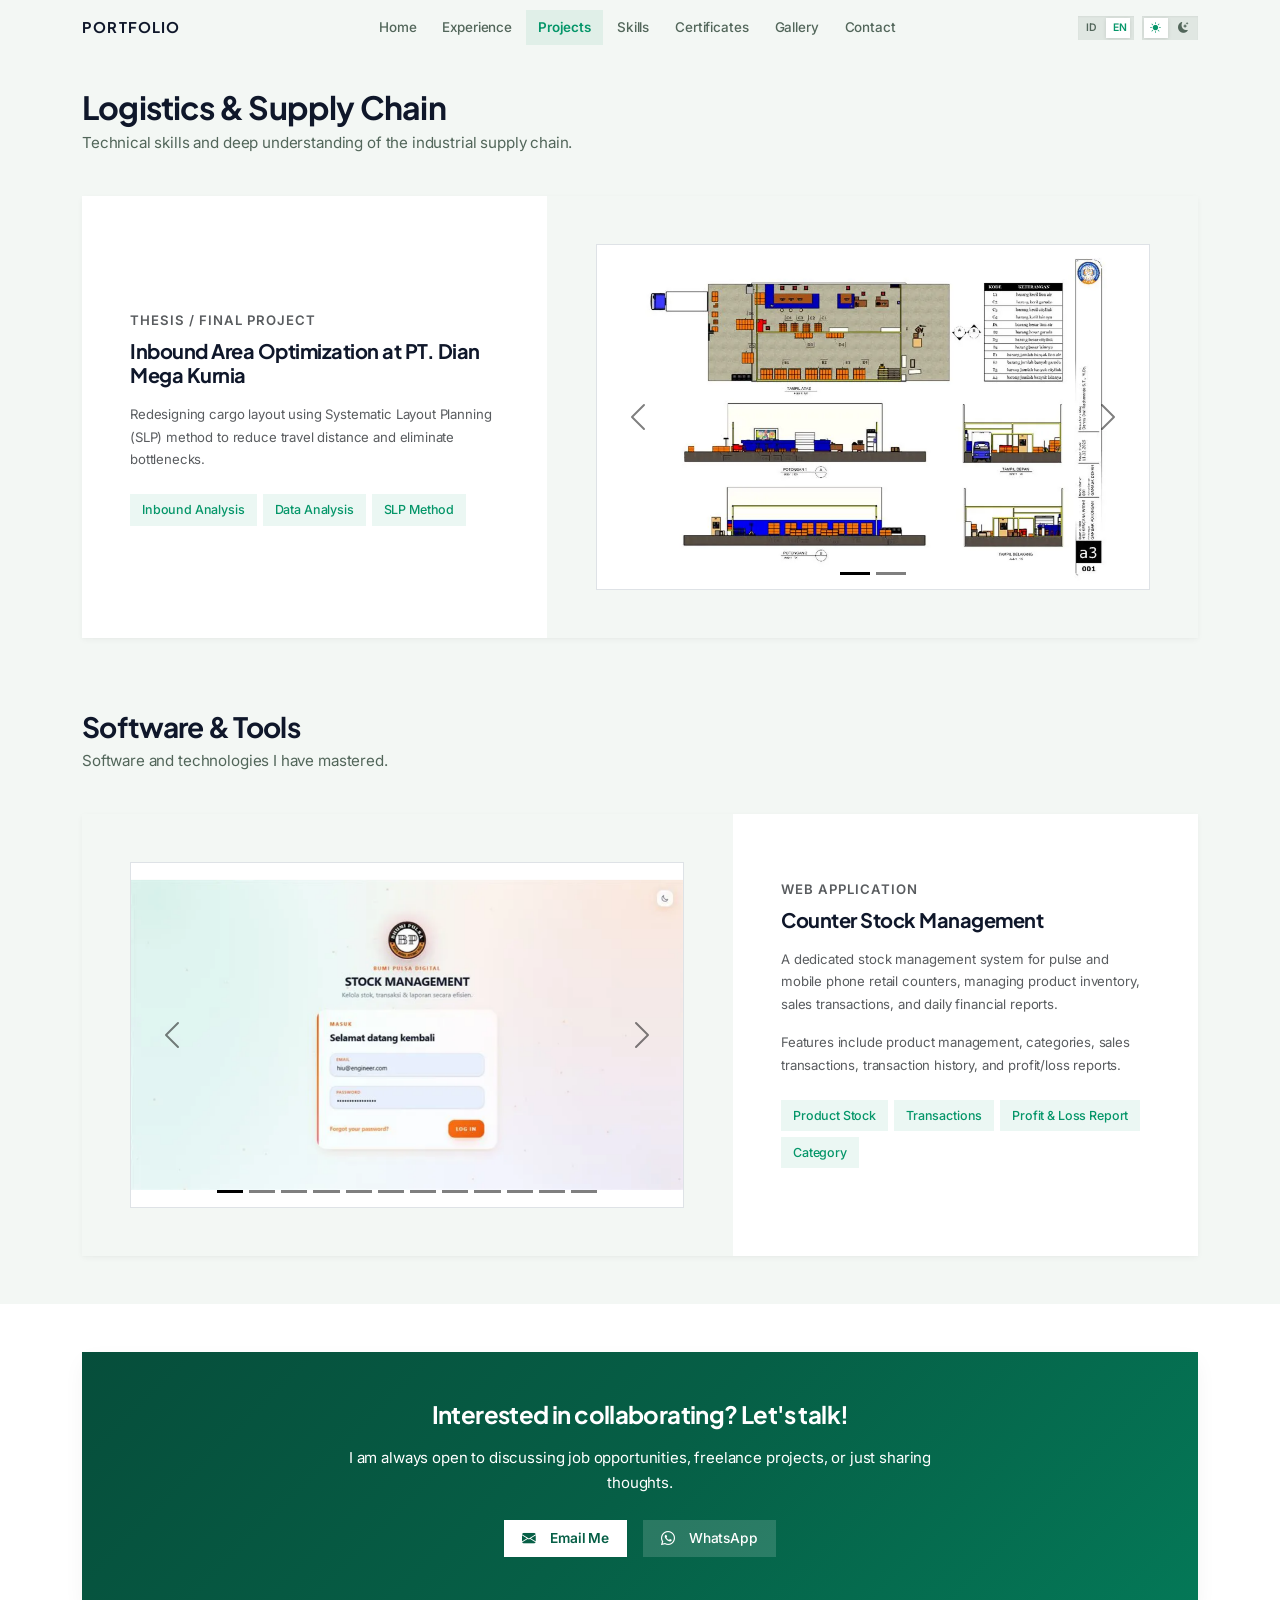
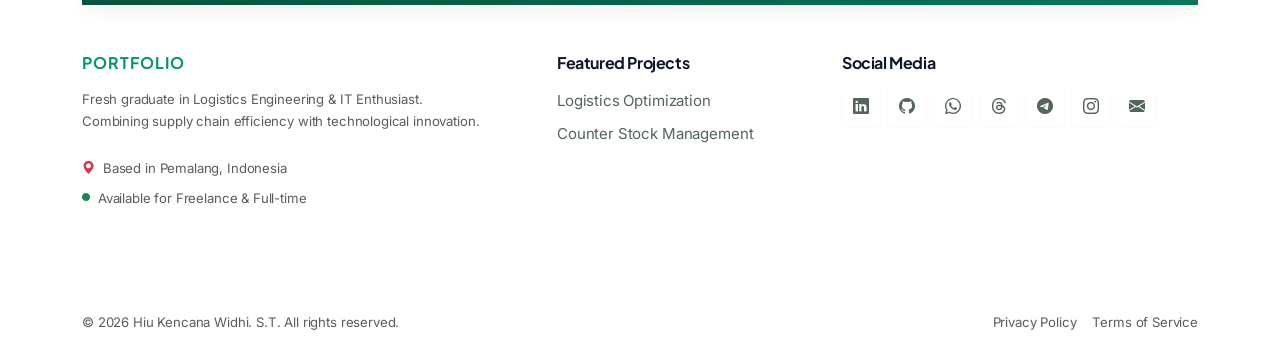
<file: core/pages/proyek.html>
<!DOCTYPE html>
<html lang="en">
<head>
    <meta charset="UTF-8">
    <meta name="viewport" content="width=device-width, initial-scale=1.0">
    <meta name="description" content="Proyek unggulan Hiu Kencana Widhi — Optimasi Area Inbound PT. Dian Mega Kurnia dan Counter Stock Management.">
    <title>Proyek Unggulan | Hiu Kencana Widhi, S.T.</title>
    <!-- DNS Prefetch & Preconnect -->
    <link rel="dns-prefetch" href="https://cdn.jsdelivr.net">
    <link rel="preconnect" href="https://cdn.jsdelivr.net" crossorigin>
    <link rel="preconnect" href="https://fonts.googleapis.com">
    <link rel="preconnect" href="https://fonts.gstatic.com" crossorigin>
    <!-- Bootstrap CSS -->
    <link href="https://cdn.jsdelivr.net/npm/bootstrap@5.3.0/dist/css/bootstrap.min.css" rel="stylesheet">
    <!-- Bootstrap Icons — non-blocking -->
    <link rel="stylesheet" href="https://cdn.jsdelivr.net/npm/bootstrap-icons@1.11.0/font/bootstrap-icons.css" media="print" onload="this.media='all'">
    <noscript><link rel="stylesheet" href="https://cdn.jsdelivr.net/npm/bootstrap-icons@1.11.0/font/bootstrap-icons.css"></noscript>
    <!-- Google Fonts non-blocking -->
    <link href="https://fonts.googleapis.com/css2?family=Inter:wght@300;400;500;600;700&family=Plus+Jakarta+Sans:ital,wght@0,500;0,600;0,700;0,800;1,400&family=Outfit:wght@600;700;800;900&family=JetBrains+Mono:wght@400;500;600&display=swap" rel="stylesheet" media="print" onload="this.media='all'">
    <noscript><link href="https://fonts.googleapis.com/css2?family=Inter:wght@300;400;500;600;700&family=Plus+Jakarta+Sans:ital,wght@0,500;0,600;0,700;0,800;1,400&family=Outfit:wght@600;700;800;900&family=JetBrains+Mono:wght@400;500;600&display=swap" rel="stylesheet"></noscript>    <link rel="stylesheet" href="../css/style.css">
    <link rel="icon" type="image/png" href="../../assets/images/profile/profile.webp">

    <!-- PWA Manifest & Icons -->
    <link rel="manifest" href="../../manifest.json">
    <link rel="apple-touch-icon" href="../../assets/images/icons/icon-192.webp">
    <meta name="theme-color" content="#059669">
    <meta name="mobile-web-app-capable" content="yes">
    <meta name="apple-mobile-web-app-status-bar-style" content="black-translucent">

    <!-- Open Graph / Facebook / LinkedIn / WhatsApp -->
    <meta property="og:type" content="website">
    <meta property="og:title" content="Proyek Unggulan | Hiu Kencana Widhi, S.T.">
    <meta property="og:description" content="Portofolio proyek unggulan: Optimasi Area Inbound PT. Dian Mega Kurnia dan Counter Stock Management.">
    <meta property="og:image" content="../../assets/images/profile/profile.webp">
    <meta property="og:site_name" content="Portfolio Hiu Kencana Widhi">

    <!-- Twitter Card -->
    <meta name="twitter:card" content="summary_large_image">
    <meta name="twitter:title" content="Proyek Unggulan | Hiu Kencana Widhi, S.T.">
    <meta name="twitter:description" content="Portofolio proyek unggulan: Optimasi Area Inbound PT. Dian Mega Kurnia dan Counter Stock Management.">
    <meta name="twitter:image" content="../../assets/images/profile/profile.webp">
</head>
<body>
    <div id="drawer-backdrop" class="drawer-backdrop"></div>
    <aside id="nav-drawer" class="nav-drawer" role="dialog" aria-modal="true" aria-label="Menu Navigasi">
        <div class="drawer-header">
            <a class="drawer-brand" href="../../index.html">PORTFOLIO</a>
            <button id="drawer-close" class="drawer-close" aria-label="Tutup menu"><i class="bi bi-x-lg"></i></button>
        </div>
        <nav class="drawer-nav">
            <a class="nav-link" href="../../index.html"><i class="bi bi-house nav-icon"></i> <span data-t="nav_home">Home</span></a>
            <a class="nav-link" href="pengalaman.html"><i class="bi bi-briefcase nav-icon"></i> <span data-t="nav_exp">Experience</span></a>
            <a class="nav-link" href="proyek.html"><i class="bi bi-layers nav-icon"></i> <span data-t="nav_proj">Projects</span></a>
            <a class="nav-link" href="keahlian.html"><i class="bi bi-tools nav-icon"></i> <span data-t="nav_skill">Skills</span></a>
            <a class="nav-link" href="sertifikat.html"><i class="bi bi-patch-check nav-icon"></i> <span data-t="nav_cert">Certificates</span></a>
            <a class="nav-link" href="dokumentasi.html"><i class="bi bi-camera nav-icon"></i> <span data-t="nav_doc">Gallery</span></a>
            <a class="nav-link" href="kontak.html"><i class="bi bi-envelope nav-icon"></i> <span data-t="nav_contact">Contact</span></a>
        </nav>
        <div class="drawer-footer d-flex flex-column gap-3">
            <div class="d-flex align-items-center justify-content-between w-100">
                <span class="theme-label" data-t="theme_label">Dark Mode</span>
                <button class="theme-toggle switch-toggle" aria-label="Toggle Theme" id="mobile-theme-switch">
                    <span class="switch-handle"></span>
                    <span class="switch-option opt-left"><i class="bi bi-sun-fill"></i></span>
                    <span class="switch-option opt-right"><i class="bi bi-moon-stars-fill"></i></span>
                </button>
            </div>
            <div class="d-flex align-items-center justify-content-between w-100">
                <span class="theme-label" data-t="lang_label">Language</span>
                <button class="lang-toggle switch-toggle" aria-label="Toggle Language" id="mobile-lang-switch" data-lang-switch>
                    <span class="switch-handle"></span>
                    <span class="switch-option opt-left">ID</span>
                    <span class="switch-option opt-right">EN</span>
                </button>
            </div>
        </div>
    </aside>

    <!-- NAVBAR -->
    <nav class="navbar navbar-expand-lg">
        <div class="container">
            <a class="navbar-brand" href="../../index.html">PORTFOLIO</a>
            <button class="navbar-toggler" type="button" aria-label="Buka menu">
                <span class="tog-bar"></span><span class="tog-bar"></span><span class="tog-bar"></span>
            </button>
            <div class="collapse navbar-collapse" id="navbarNav">
                <ul class="navbar-nav mx-auto align-items-center">
                    <li class="nav-item"><a class="nav-link" href="../../index.html" data-t="nav_home">Home</a></li>
                    <li class="nav-item"><a class="nav-link" href="pengalaman.html" data-t="nav_exp">Experience</a></li>
                    <li class="nav-item"><a class="nav-link" href="proyek.html" data-t="nav_proj">Projects</a></li>
                    <li class="nav-item"><a class="nav-link" href="keahlian.html" data-t="nav_skill">Skills</a></li>
                    <li class="nav-item"><a class="nav-link" href="sertifikat.html" data-t="nav_cert">Certificates</a></li>
                    <li class="nav-item"><a class="nav-link" href="dokumentasi.html" data-t="nav_doc">Gallery</a></li>
                    <li class="nav-item"><a class="nav-link" href="kontak.html" data-t="nav_contact">Contact</a></li>
                </ul>
                <div class="d-flex align-items-center gap-2">
                    <button class="lang-toggle switch-toggle" aria-label="Toggle Language" id="desktop-lang-switch" data-lang-switch>
                        <span class="switch-handle"></span>
                        <span class="switch-option opt-left">ID</span>
                        <span class="switch-option opt-right">EN</span>
                    </button>
                    <button class="theme-toggle switch-toggle" aria-label="Toggle Theme" id="desktop-theme-switch">
                        <span class="switch-handle"></span>
                        <span class="switch-option opt-left"><i class="bi bi-sun-fill"></i></span>
                        <span class="switch-option opt-right"><i class="bi bi-moon-stars-fill"></i></span>
                    </button>
                </div>
            </div>
        </div>
    </nav>

    <!-- MAIN -->
    <main id="main-content" class="container py-5 page-hero-banner">
        <!-- SECTION 1: LOGISTICS & SUPPLY CHAIN -->
        <div class="page-header pt-0 mb-4">
            <h1 class="h3 fw-bold mb-1" data-t="skill_log_title">Logistics & Supply Chain</h1>
            <p data-t="skill_log_p_desc">Technical skills and deep understanding of the industrial supply chain.</p>
        </div>

        <div class="d-flex flex-column gap-4 mb-5">
            <!-- Proyek 1 — Tugas Akhir -->
             <div class="card project-card" style="cursor:pointer;" 
                  data-title="proj_ta_title" data-cat="proj_ta_cat" data-desc="proj_ta_desc"
                  data-tags="SketchUp, Analisis Data, SLP Method"
                  data-images="../../assets/images/projects/logistics-opt/1.webp, ../../assets/images/projects/logistics-opt/2.webp"
                  data-img1="../../assets/images/projects/logistics-opt/1.webp" 
                  data-img2="../../assets/images/projects/logistics-opt/2.webp">
                <div class="row g-0">
                    <div class="col-lg-5 p-4 p-lg-5 d-flex flex-column justify-content-center">
                        <span class="text-muted small fw-semibold text-uppercase mb-2" style="letter-spacing:1px;" data-t="proj_ta_cat">Tugas Akhir / Skripsi</span>
                        <h2 class="h5 fw-bold mb-3" data-t="proj_ta_title">Optimasi Area Inbound PT. Dian Mega Kurnia</h2>
                        <p class="text-muted small mb-4" data-t="proj_ta_desc">
                            Redesain tata letak kargo menggunakan metode <strong>Systematic Layout Planning (SLP)</strong> untuk mereduksi jarak tempuh dan mengeliminasi bottleneck. Fokus pada efisiensi ruang dan alur distribusi kargo udara.
                        </p>
                        <div class="project-tags">
                            <span class="project-tag" data-t="tag_inbound">Analisis Inbound</span>
                            <span class="project-tag" data-t="tag_data_analysis">Analisis Data</span>
                            <span class="project-tag" data-t="tag_slp">Metode SLP</span>
                        </div>
                    </div>
                    <div class="col-lg-7 p-4 p-lg-5 d-flex align-items-center justify-content-center" style="background:var(--bg);border-left:1px solid var(--border);">
                        <div id="project1Carousel" class="carousel carousel-dark slide rounded-3 overflow-hidden bg-white w-100 border" data-bs-ride="carousel" style="aspect-ratio: 16/10;">
                            <div class="carousel-indicators mb-0 pb-1">
                                <button type="button" data-bs-target="#project1Carousel" data-bs-slide-to="0" class="active" aria-current="true" aria-label="Slide 1"></button>
                                <button type="button" data-bs-target="#project1Carousel" data-bs-slide-to="1" aria-label="Slide 2"></button>
                            </div>
                            <div class="carousel-inner h-100">
                                 <div class="carousel-item active h-100" data-bs-interval="4000">
                                     <img loading="lazy" decoding="async" src="../../assets/images/projects/logistics-opt/1.webp" class="d-block w-100 h-100" alt="3D Layout" style="object-fit:contain;" onerror="this.src='https://via.placeholder.com/600x350?text=3D+Layout+SketchUp'">
                                 </div>
                                 <div class="carousel-item h-100" data-bs-interval="4000">
                                     <img loading="lazy" decoding="async" src="../../assets/images/projects/logistics-opt/2.webp" class="d-block w-100 h-100" alt="Grafik Efisiensi" style="object-fit:contain;" onerror="this.src='https://via.placeholder.com/600x250?text=Grafik+Efisiensi+Data'">
                                 </div>
                            </div>
                            <button class="carousel-control-prev" type="button" data-bs-target="#project1Carousel" data-bs-slide="prev">
                                <span class="carousel-control-prev-icon" aria-hidden="true"></span>
                                <span class="visually-hidden">Previous</span>
                            </button>
                            <button class="carousel-control-next" type="button" data-bs-target="#project1Carousel" data-bs-slide="next">
                                <span class="carousel-control-next-icon" aria-hidden="true"></span>
                                <span class="visually-hidden">Next</span>
                            </button>
                        </div>
                    </div>
                </div>
            </div>
        </div>

        <!-- SECTION 2: SOFTWARE & TOOLS -->
        <div class="page-header pt-4 mb-4">
            <h2 class="h3 fw-bold mb-1" data-t="skill_page_title">Software & Tools</h2>
            <p data-t="skill_page_desc">Software and technologies I have mastered.</p>
        </div>

        <div class="d-flex flex-column gap-4">
            <!-- Proyek 2 — Management Stock Konter -->
            <div class="card project-card" style="cursor:pointer;"
                 data-title="proj_stock_title" data-cat="proj_web_cat" data-desc="proj_stock_desc"
                 data-tags="Stok Produk, Transaksi, Laporan Laba Rugi, Kategori"
                 data-images="../../assets/images/projects/Management Stock Konter/admin/1.webp, ../../assets/images/projects/Management Stock Konter/admin/2.webp, ../../assets/images/projects/Management Stock Konter/admin/3.webp, ../../assets/images/projects/Management Stock Konter/admin/4.webp, ../../assets/images/projects/Management Stock Konter/admin/5.webp, ../../assets/images/projects/Management Stock Konter/admin/6.webp, ../../assets/images/projects/Management Stock Konter/admin/7.webp, ../../assets/images/projects/Management Stock Konter/admin/8.webp, ../../assets/images/projects/Management Stock Konter/admin/9.webp, ../../assets/images/projects/Management Stock Konter/user/1.webp, ../../assets/images/projects/Management Stock Konter/user/2.webp, ../../assets/images/projects/Management Stock Konter/user/3.webp"
                 data-img1="../../assets/images/projects/Management Stock Konter/admin/1.webp"
                 data-img2="../../assets/images/projects/Management Stock Konter/user/1.webp">
                <div class="row g-0 flex-lg-row-reverse">
                    <div class="col-lg-5 p-4 p-lg-5 d-flex flex-column justify-content-center">
                        <span class="text-muted small fw-semibold text-uppercase mb-2" style="letter-spacing:1px;" data-t="proj_web_cat">Aplikasi Web</span>
                        <h2 class="h5 fw-bold mb-3" data-t="proj_stock_title">Management Stock Konter</h2>
                        <p class="text-muted small mb-3" data-t="proj_stock_desc">
                            Sistem manajemen stok khusus untuk retail konter pulsa dan handphone, mengelola inventaris produk, transaksi penjualan, dan laporan keuangan harian.
                        </p>
                        <p class="text-muted small mb-4" data-t="proj_stock_features">
                            Fitur mencakup manajemen produk, kategori, transaksi penjualan, riwayat transaksi, dan laporan laba rugi.
                        </p>
                        <div class="project-tags mb-4">
                            <span class="project-tag" data-t="tag_stock_prod">Stok Produk</span>
                            <span class="project-tag" data-t="tag_basic_trans">Transaksi</span>
                            <span class="project-tag" data-t="tag_pl_report">Laporan Laba Rugi</span>
                            <span class="project-tag" data-t="tag_category">Kategori</span>
                        </div>
                    </div>
                    <div class="col-lg-7 p-4 p-lg-5 d-flex align-items-center justify-content-center" style="background:var(--bg);border-right:1px solid var(--border);">
                        <div id="project2Carousel" class="carousel carousel-dark slide rounded-3 overflow-hidden bg-white w-100 border" data-bs-ride="carousel" style="aspect-ratio: 16/10;">
                            <div class="carousel-indicators mb-0 pb-1">
                                <button type="button" data-bs-target="#project2Carousel" data-bs-slide-to="0" class="active" aria-current="true" aria-label="Slide 1"></button>
                                <button type="button" data-bs-target="#project2Carousel" data-bs-slide-to="1" aria-label="Slide 2"></button>
                                <button type="button" data-bs-target="#project2Carousel" data-bs-slide-to="2" aria-label="Slide 3"></button>
                                <button type="button" data-bs-target="#project2Carousel" data-bs-slide-to="3" aria-label="Slide 4"></button>
                                <button type="button" data-bs-target="#project2Carousel" data-bs-slide-to="4" aria-label="Slide 5"></button>
                                <button type="button" data-bs-target="#project2Carousel" data-bs-slide-to="5" aria-label="Slide 6"></button>
                                <button type="button" data-bs-target="#project2Carousel" data-bs-slide-to="6" aria-label="Slide 7"></button>
                                <button type="button" data-bs-target="#project2Carousel" data-bs-slide-to="7" aria-label="Slide 8"></button>
                                <button type="button" data-bs-target="#project2Carousel" data-bs-slide-to="8" aria-label="Slide 9"></button>
                                <button type="button" data-bs-target="#project2Carousel" data-bs-slide-to="9" aria-label="Slide 10"></button>
                                <button type="button" data-bs-target="#project2Carousel" data-bs-slide-to="10" aria-label="Slide 11"></button>
                                <button type="button" data-bs-target="#project2Carousel" data-bs-slide-to="11" aria-label="Slide 12"></button>
                            </div>
                            <div class="carousel-inner h-100">
                                <div class="carousel-item active h-100" data-bs-interval="4000">
                                    <img loading="lazy" decoding="async" src="../../assets/images/projects/Management Stock Konter/admin/1.webp" class="d-block w-100 h-100" alt="Stock Admin 1" style="object-fit:contain;" onerror="this.src='https://via.placeholder.com/600x350?text=Stock+Admin+1'">
                                </div>
                                <div class="carousel-item h-100" data-bs-interval="4000">
                                    <img loading="lazy" decoding="async" src="../../assets/images/projects/Management Stock Konter/admin/2.webp" class="d-block w-100 h-100" alt="Stock Admin 2" style="object-fit:contain;" onerror="this.src='https://via.placeholder.com/600x350?text=Stock+Admin+2'">
                                </div>
                                <div class="carousel-item h-100" data-bs-interval="4000">
                                    <img loading="lazy" decoding="async" src="../../assets/images/projects/Management Stock Konter/admin/3.webp" class="d-block w-100 h-100" alt="Stock Admin 3" style="object-fit:contain;" onerror="this.src='https://via.placeholder.com/600x350?text=Stock+Admin+3'">
                                </div>
                                <div class="carousel-item h-100" data-bs-interval="4000">
                                    <img loading="lazy" decoding="async" src="../../assets/images/projects/Management Stock Konter/admin/4.webp" class="d-block w-100 h-100" alt="Stock Admin 4" style="object-fit:contain;" onerror="this.src='https://via.placeholder.com/600x350?text=Stock+Admin+4'">
                                </div>
                                <div class="carousel-item h-100" data-bs-interval="4000">
                                    <img loading="lazy" decoding="async" src="../../assets/images/projects/Management Stock Konter/admin/5.webp" class="d-block w-100 h-100" alt="Stock Admin 5" style="object-fit:contain;" onerror="this.src='https://via.placeholder.com/600x350?text=Stock+Admin+5'">
                                </div>
                                <div class="carousel-item h-100" data-bs-interval="4000">
                                    <img loading="lazy" decoding="async" src="../../assets/images/projects/Management Stock Konter/admin/6.webp" class="d-block w-100 h-100" alt="Stock Admin 6" style="object-fit:contain;" onerror="this.src='https://via.placeholder.com/600x350?text=Stock+Admin+6'">
                                </div>
                                <div class="carousel-item h-100" data-bs-interval="4000">
                                    <img loading="lazy" decoding="async" src="../../assets/images/projects/Management Stock Konter/admin/7.webp" class="d-block w-100 h-100" alt="Stock Admin 7" style="object-fit:contain;" onerror="this.src='https://via.placeholder.com/600x350?text=Stock+Admin+7'">
                                </div>
                                <div class="carousel-item h-100" data-bs-interval="4000">
                                    <img loading="lazy" decoding="async" src="../../assets/images/projects/Management Stock Konter/admin/8.webp" class="d-block w-100 h-100" alt="Stock Admin 8" style="object-fit:contain;" onerror="this.src='https://via.placeholder.com/600x350?text=Stock+Admin+8'">
                                </div>
                                <div class="carousel-item h-100" data-bs-interval="4000">
                                    <img loading="lazy" decoding="async" src="../../assets/images/projects/Management Stock Konter/admin/9.webp" class="d-block w-100 h-100" alt="Stock Admin 9" style="object-fit:contain;" onerror="this.src='https://via.placeholder.com/600x350?text=Stock+Admin+9'">
                                </div>
                                <div class="carousel-item h-100" data-bs-interval="4000">
                                    <img loading="lazy" decoding="async" src="../../assets/images/projects/Management Stock Konter/user/1.webp" class="d-block w-100 h-100" alt="Stock User 1" style="object-fit:contain;" onerror="this.src='https://via.placeholder.com/600x350?text=Stock+User+1'">
                                </div>
                                <div class="carousel-item h-100" data-bs-interval="4000">
                                    <img loading="lazy" decoding="async" src="../../assets/images/projects/Management Stock Konter/user/2.webp" class="d-block w-100 h-100" alt="Stock User 2" style="object-fit:contain;" onerror="this.src='https://via.placeholder.com/600x350?text=Stock+User+2'">
                                </div>
                                <div class="carousel-item h-100" data-bs-interval="4000">
                                    <img loading="lazy" decoding="async" src="../../assets/images/projects/Management Stock Konter/user/3.webp" class="d-block w-100 h-100" alt="Stock User 3" style="object-fit:contain;" onerror="this.src='https://via.placeholder.com/600x350?text=Stock+User+3'">
                                </div>
                            </div>
                            <button class="carousel-control-prev" type="button" data-bs-target="#project2Carousel" data-bs-slide="prev">
                                <span class="carousel-control-prev-icon" aria-hidden="true"></span>
                                <span class="visually-hidden">Previous</span>
                            </button>
                            <button class="carousel-control-next" type="button" data-bs-target="#project2Carousel" data-bs-slide="next">
                                <span class="carousel-control-next-icon" aria-hidden="true"></span>
                                <span class="visually-hidden">Next</span>
                            </button>
                        </div>
                    </div>
                </div>
            </div>
   </div>
    </main>



    <!-- FOOTER -->
    <footer class="footer pt-5 pb-4">
        <div class="container">
            <!-- CTA SECTION -->
            <div class="row mb-5">
                <div class="col-12">
                    <div class="card p-4 p-lg-5 text-center" id="ctaCardBtn" style="background: linear-gradient(135deg, #284F8C 0%, #1d3b6a 100%); border:none; cursor:pointer;">
                        <h3 class="h4 fw-bold text-white mb-3" data-t="footer_cta_title">Interested in collaborating? Let's talk!</h3>
                        <p class="text-white text-opacity-75 mb-4 mx-auto" style="max-width:600px;" data-t="footer_cta_desc">
                            I am always open to discussing job opportunities, freelance projects, or just sharing thoughts.
                        </p>
                        <div class="d-flex flex-wrap justify-content-center gap-3">
                            <a href="mailto:widhi.limited@gmail.com" class="btn btn-light px-4" onclick="event.stopPropagation();">
                                <i class="bi bi-envelope-fill me-2"></i>Email Me
                            </a>
                            <a href="https://wa.me/6285174208810" class="btn btn-outline-light px-4" onclick="event.stopPropagation();">
                                <i class="bi bi-whatsapp me-2"></i>WhatsApp
                            </a>
                        </div>
                    </div>
                </div>
            </div>

            <div class="row g-4">
                <!-- BIO & STATUS -->
                <div class="col-lg-5 col-md-12">
                    <h3 class="h6 fw-bold mb-3" style="color:var(--accent);letter-spacing:1px;">PORTFOLIO</h3>
                    <p class="text-muted small mb-4" style="max-width:400px;" data-t="footer_text">
                        Fresh graduate in Logistics Engineering & IT Enthusiast. Combining supply chain efficiency with technological innovation.
                    </p>
                    <div class="d-flex flex-column gap-2">
                        <div class="d-flex align-items-center gap-2 text-muted small">
                            <i class="bi bi-geo-alt-fill text-danger"></i>
                            <span data-t="footer_loc">Based in Pemalang, Indonesia</span>
                        </div>
                        <div class="d-flex align-items-center gap-2 text-muted small">
                            <i class="bi bi-circle-fill text-success" style="font-size:0.5rem;"></i>
                            <span data-t="footer_status">Available for Freelance & Full-time</span>
                        </div>
                    </div>
                </div>

                <!-- FEATURED PROJECTS -->
                <div class="col-lg-3 col-md-6">
                    <h4 class="h6 fw-bold mb-3" data-t="footer_featured">Featured Projects</h4>
                    <ul class="list-unstyled d-flex flex-column gap-2 mb-0">
                        <li><a href="#" class="footer-link footer-project-link" 
                            data-title="proj_ta_title" data-cat="proj_ta_cat" data-desc="proj_ta_desc"
                            data-tags="SketchUp, Analisis Data, SLP Method"
                            data-images="../../assets/images/projects/logistics-opt/1.webp, ../../assets/images/projects/logistics-opt/2.webp">Logistics Optimization</a></li>
                        <li><a href="#" class="footer-link footer-project-link" 
                            data-title="proj_stock_title" data-cat="proj_web_cat" data-desc="proj_stock_desc"
                            data-tags="Stok Produk, Transaksi, Laporan Laba Rugi, Kategori"
                            data-images="../../assets/images/projects/Management Stock Konter/admin/1.webp, ../../assets/images/projects/Management Stock Konter/admin/2.webp, ../../assets/images/projects/Management Stock Konter/admin/3.webp, ../../assets/images/projects/Management Stock Konter/admin/4.webp, ../../assets/images/projects/Management Stock Konter/admin/5.webp, ../../assets/images/projects/Management Stock Konter/admin/6.webp, ../../assets/images/projects/Management Stock Konter/admin/7.webp, ../../assets/images/projects/Management Stock Konter/admin/8.webp, ../../assets/images/projects/Management Stock Konter/admin/9.webp, ../../assets/images/projects/Management Stock Konter/user/1.webp, ../../assets/images/projects/Management Stock Konter/user/2.webp, ../../assets/images/projects/Management Stock Konter/user/3.webp">Counter Stock Management</a></li>
                    </ul>
                </div>

                <!-- CONTACT & SOCIAL -->
                <div class="col-lg-4 col-md-6">
                    <h4 class="h6 fw-bold mb-3" data-t="footer_social">Social Media</h4>
                    <div class="d-flex flex-wrap gap-2 mb-3">
                        <a href="https://www.linkedin.com/in/hiu-kencana-widhi" target="_blank" rel="noopener" class="social-btn" aria-label="LinkedIn"><i class="bi bi-linkedin"></i></a>
                        <a href="https://github.com/hiu-kencana-widhi" target="_blank" rel="noopener" class="social-btn" aria-label="GitHub"><i class="bi bi-github"></i></a>
                        <a href="https://wa.me/6285174208810" target="_blank" rel="noopener" class="social-btn" aria-label="WhatsApp"><i class="bi bi-whatsapp"></i></a>
                        <a href="https://www.threads.net/@hiyoubob" target="_blank" rel="noopener" class="social-btn" aria-label="Threads" title="Threads (@hiyoubob)"><i class="bi bi-threads"></i></a>
                        <a href="https://t.me/+6285174208810" target="_blank" rel="noopener" class="social-btn" aria-label="Telegram" title="Telegram (+62 851-7420-8810)"><i class="bi bi-telegram"></i></a>
                        <a href="https://instagram.com/hiukencana" target="_blank" rel="noopener" class="social-btn" aria-label="Instagram"><i class="bi bi-instagram"></i></a>
                        <a href="mailto:widhi.limited@gmail.com" class="social-btn" aria-label="Email"><i class="bi bi-envelope-fill"></i></a>
                    </div>
                    <div class="rounded-3 overflow-hidden" style="height: 120px; border: 1px solid var(--border);">
                        <iframe 
                            src="https://www.google.com/maps/embed?pb=!1m18!1m12!1m3!1d989.9726930858953!2d109.48440246950454!3d-7.0221237995612125!2m3!1f0!2f0!3f0!3m2!1i1024!2i768!4f13.1!3m3!1m2!1s0x2e6fe0af572c7fcb%3A0xe36afce554d85fba!2sKaliwadas%2C%20Jatiroyom%2C%20Kec.%20Bodeh%2C%20Kabupaten%20Pemalang%2C%20Jawa%20Tengah%2052365!5e0!3m2!1sid!2sid!4v1785345738945!5m2!1sid!2sid" 
                            width="100%" height="100%" style="border:0;" allowfullscreen="" loading="lazy" referrerpolicy="strict-origin-when-cross-origin">
                        </iframe>
                    </div>
                </div>
            </div>

            <hr class="my-4" style="border-color:var(--border);">
            
            <!-- COPYRIGHT -->
            <div class="d-flex flex-column flex-md-row justify-content-between align-items-center gap-3">
                <p class="text-muted small mb-0" data-t="footer_copyright">© 2026 Hiu Kencana Widhi. All rights reserved.</p>
                <div class="d-flex gap-3">
                    <a href="#" class="text-muted small hover-accent">Privacy Policy</a>
                    <a href="#" class="text-muted small hover-accent">Terms of Service</a>
                </div>
            </div>
        </div>
        <!-- BACK TO TOP -->
    <button id="backToTop" class="back-to-top" aria-label="Back to Top">
        <i class="bi bi-arrow-up"></i>
    </button>

    <!-- MODAL VIEW PROYEK -->
    <div class="modal fade" id="projModal" tabindex="-1" aria-hidden="true">
        <div class="modal-dialog modal-lg modal-dialog-centered modal-dialog-scrollable">
            <div class="modal-content" style="background:var(--surface); border:1px solid var(--border); border-radius:20px; overflow:hidden; max-height:90vh;">
                <div class="modal-header border-0 pb-0 px-4 pt-4">
                    <div class="d-flex align-items-center gap-3">
                        <div class="d-flex align-items-center justify-content-center rounded-3" style="width:44px;height:44px;background:rgba(var(--accent-rgb), 0.1);">
                            <i class="bi bi-layers-fill text-accent fs-5"></i>
                        </div>
                        <div>
                            <h2 class="h6 fw-bold mb-0" data-t="proj_modal_title">Detail Proyek</h2>
                        </div>
                    </div>
                    <button type="button" class="btn-close ms-auto" data-bs-dismiss="modal" aria-label="Close"></button>
                </div>
                <div class="modal-body p-4 pt-2">
                    <div class="row g-4">
                        <div class="col-lg-6">
                            <div id="modalProjCarousel" class="carousel carousel-dark slide rounded-3 overflow-hidden bg-light" data-bs-ride="carousel" style="max-height:220px;">
                                <div class="carousel-inner" id="modalProjImages" style="max-height:220px;">
                                    <!-- Images injected by JS -->
                                </div>
                                <button class="carousel-control-prev" type="button" data-bs-target="#modalProjCarousel" data-bs-slide="prev">
                                    <span class="carousel-control-prev-icon" aria-hidden="true"></span>
                                </button>
                                <button class="carousel-control-next" type="button" data-bs-target="#modalProjCarousel" data-bs-slide-to="next">
                                    <span class="carousel-control-next-icon" aria-hidden="true"></span>
                                </button>
                            </div>
                            <div id="modalProjIframeContainer" class="rounded-3 overflow-hidden border mt-3" style="height:200px; display:none;">
                                <iframe id="modalProjIframe" src="" class="w-100 h-100" style="border:none;"></iframe>
                            </div>
                        </div>
                        <div class="col-lg-6 d-flex flex-column">
                            <span id="modalProjCat" class="text-muted small fw-semibold text-uppercase mb-1" style="letter-spacing:1px;"></span>
                            <h4 id="modalProjTitle" class="h6 fw-bold mb-2"></h4>
                            <div class="p-3 rounded-3 mb-3" style="background:var(--bg); border:1px solid var(--border);">
                                <p id="modalProjDesc" class="text-muted small mb-0 lh-lg" style="text-align:justify;"></p>
                            </div>
                            <div id="modalProjTags" class="project-tags mb-4">
                                <!-- Tags injected by JS -->
                            </div>
                            <div class="mt-auto">
                                <a id="modalProjBtn" href="#" target="_blank" rel="noopener" class="btn btn-primary w-100" style="display:none;">
                                    <i class="bi bi-box-arrow-up-right me-2"></i><span data-t="proj_demo">Demo Website</span>
                                </a>
                            </div>
                        </div>
                    </div>
                </div>
            </div>
        </div>
    </div>

    <!-- CONTACT MODAL -->
    <div class="modal fade" id="contactModal" tabindex="-1" aria-hidden="true">
        <div class="modal-dialog modal-dialog-centered" style="max-width: 450px;">
            <div class="modal-content" style="background:var(--surface); border:1px solid var(--border); border-radius:20px; overflow:hidden;">
                <div class="modal-header border-0 pb-0 px-4 pt-4">
                    <div class="d-flex align-items-center gap-3">
                        <div class="d-flex align-items-center justify-content-center rounded-3" style="width:44px;height:44px;background:rgba(var(--accent-rgb), 0.1);">
                            <i class="bi bi-chat-dots-fill text-accent fs-5"></i>
                        </div>
                        <div>
                            <h2 class="h6 fw-bold mb-0" data-t="footer_cta_title">Mari Berdiskusi</h2>
                            <p class="text-muted small mb-0" data-t="contact_modal_sub">Pilih metode yang paling nyaman bagi Anda</p>
                        </div>
                    </div>
                    <button type="button" class="btn-close ms-auto" data-bs-dismiss="modal" aria-label="Close"></button>
                </div>
                <div class="modal-body p-4">
                    <div class="d-flex flex-column gap-2">
                        <a href="mailto:widhi.limited@gmail.com" class="d-flex align-items-center gap-3 p-3 rounded-3 text-decoration-none contact-option-row">
                            <div class="d-flex align-items-center justify-content-center rounded-2" style="width:38px;height:38px;background:rgba(var(--accent-rgb), 0.1);flex-shrink:0;">
                                <i class="bi bi-envelope-fill text-accent"></i>
                            </div>
                            <div>
                                <div class="fw-semibold" style="font-size:0.85rem;">Email</div>
                                <div class="text-muted" style="font-size:0.78rem;">widhi.limited@gmail.com</div>
                            </div>
                            <i class="bi bi-arrow-right ms-auto text-muted"></i>
                        </a>
                        <a href="https://wa.me/6285174208810" target="_blank" rel="noopener" class="d-flex align-items-center gap-3 p-3 rounded-3 text-decoration-none contact-option-row">
                            <div class="d-flex align-items-center justify-content-center rounded-2" style="width:38px;height:38px;background:rgba(37,211,102,0.1);flex-shrink:0;">
                                <i class="bi bi-whatsapp" style="color:#25d366;"></i>
                            </div>
                            <div>
                                <div class="fw-semibold" style="font-size:0.85rem;">WhatsApp</div>
                                <div class="text-muted" style="font-size:0.78rem;" data-t="contact_wa_sub">Chat langsung via WhatsApp</div>
                            </div>
                            <i class="bi bi-arrow-right ms-auto text-muted"></i>
                        </a>
                        <a href="https://www.linkedin.com/in/hiu-kencana-widhi" target="_blank" rel="noopener" class="d-flex align-items-center gap-3 p-3 rounded-3 text-decoration-none contact-option-row">
                            <div class="d-flex align-items-center justify-content-center rounded-2" style="width:38px;height:38px;background:rgba(10,102,194,0.1);flex-shrink:0;">
                                <i class="bi bi-linkedin" style="color:#0a66c2;"></i>
                            </div>
                            <div>
                                <div class="fw-semibold" style="font-size:0.85rem;">LinkedIn</div>
                                <div class="text-muted" style="font-size:0.78rem;">linkedin.com/in/hiu-kencana-widhi</div>
                            </div>
                            <i class="bi bi-arrow-right ms-auto text-muted"></i>
                        </a>
                    </div>
                </div>
            </div>
        </div>
    </div>

    <!-- Script defer agar tidak blocking render -->
    <script src="https://cdn.jsdelivr.net/npm/bootstrap@5.3.0/dist/js/bootstrap.bundle.min.js" defer></script>
    <script src="../js/script.js" defer></script>
</body>
</html>
</file>
<file: core/css/style.css>
/* ============================================================
   PORTFOLIO — HIU KENCANA WIDHI
   Design Style: Clean Sharp Minimalism (90° Geometric & Borderless)
   Color Palette: Sustainability Green / Hijau Keberlanjutan (Eco Emerald & Deep Botanical)
   Key Principles: Sharp 90° Angles · Flat Precision · Negative Space · Natural Elevation
   ============================================================ */

/* --- ROOT VARIABLES (SUSTAINABILITY GREEN MINIMALIST DESIGN SYSTEM) --- */
:root {
    --font-apple-display: -apple-system, BlinkMacSystemFont, "SF Pro Display", "SF Pro", "Plus Jakarta Sans", "Inter", "Helvetica Neue", Helvetica, Arial, sans-serif;
    --font-apple-text: -apple-system, BlinkMacSystemFont, "SF Pro Text", "SF Pro", "Inter", "Helvetica Neue", Helvetica, Arial, sans-serif;
    --font-apple-mono: ui-monospace, "SF Mono", SFMono-Regular, "JetBrains Mono", Menlo, Monaco, Consolas, monospace;

    /* Light Mode — Clean Botanical Canvas & Sustainability Emerald */
    --bg-main:          #F3F7F4;         
    --bg-surface:       #FFFFFF;
    --bg:               #F3F7F4;
    --surface:          #FFFFFF;
    --bg-hover:         #059669;         
    --bg-hover-text:    #FFFFFF;
    --border-color:     transparent;
    --border-light:     transparent;
    --border:           transparent;
    
    --primary:          #059669;         /* Sustainability Emerald */
    --primary-hover:    #047857;         /* Deep Forest Pine */
    --primary-light:    rgba(5, 150, 105, 0.08);
    --primary-border:   transparent;
    --secondary:        #0F766E;         /* Botanical Teal */
    --secondary-glow:   transparent;
    
    --text-main:        #0F172A;         
    --text-muted:       #52665A;         
    --text-light:       #829A8C;
    --text:             #0F172A;
    --muted:            #52665A;
    
    --accent:           #059669;
    --accent-hover:     #047857;
    --accent-secondary: #0F766E;
    --accent-rgb:       5, 150, 105;
    
    /* 90-Degree Sharp Corners */
    --radius:           0px;
    --radius-sm:        0px;
    --radius-pill:      0px;

    /* Natural Whisper Elevation for Borderless Depth */
    --shadow-xs:        0 1px 3px 0 rgba(0, 0, 0, 0.03);
    --shadow-sm:        0 2px 6px 0 rgba(0, 0, 0, 0.04), 0 1px 2px 0 rgba(0, 0, 0, 0.02);
    --shadow:           0 4px 14px -1px rgba(0, 0, 0, 0.05), 0 2px 6px -2px rgba(0, 0, 0, 0.03);
    --shadow-md:        0 8px 22px -3px rgba(0, 0, 0, 0.06), 0 3px 8px -3px rgba(0, 0, 0, 0.03);
    --shadow-lg:        0 16px 36px -4px rgba(0, 0, 0, 0.08), 0 4px 12px -2px rgba(0, 0, 0, 0.04);
    --shadow-hover:     0 12px 28px -3px rgba(0, 0, 0, 0.08), 0 4px 10px -2px rgba(0, 0, 0, 0.04);

    /* Bootstrap RGB Override */
    --bs-primary-rgb: 5, 150, 105;
}

body.dark-mode {
    /* Dark Mode — Deep Botanical Obsidian & Mint Bio Emerald */
    --bg-main:          #070D0A;         
    --bg-surface:       #0F1B14; 
    --bg:               #070D0A;
    --surface:          #0F1B14;
    --bg-hover:         #10B981;         
    --bg-hover-text:    #FFFFFF;
    --border-color:     transparent;
    --border-light:     transparent;
    --border:           transparent;
    
    --primary:          #10B981;         /* Bright Bio Emerald */
    --primary-hover:    #34D399;         /* Mint Sage */
    --primary-light:    rgba(16, 185, 129, 0.14);
    --primary-border:   transparent;
    --secondary:        #2DD4BF;         
    --secondary-glow:   transparent;
    
    --text-main:        #F8FAFC;         
    --text-muted:       #8BA396;         
    --text-light:       #647A6E;
    --text:             #F8FAFC;
    --muted:            #8BA396;

    --accent:           #10B981;
    --accent-hover:     #34D399;
    --accent-secondary: #2DD4BF;
    --accent-rgb:       16, 185, 129;
    
    /* 90-Degree Sharp Corners */
    --radius:           0px;
    --radius-sm:        0px;
    --radius-pill:      0px;

    /* Dark Mode Natural Elevation */
    --shadow-xs:        0 1px 3px 0 rgba(0, 0, 0, 0.28);
    --shadow-sm:        0 2px 8px 0 rgba(0, 0, 0, 0.35);
    --shadow:           0 4px 14px 0 rgba(0, 0, 0, 0.42);
    --shadow-md:        0 8px 24px 0 rgba(0, 0, 0, 0.48);
    --shadow-lg:        0 18px 42px 0 rgba(0, 0, 0, 0.58);
    --shadow-hover:     0 14px 32px 0 rgba(0, 0, 0, 0.52);

    /* Bootstrap RGB Override */
    --bs-primary-rgb: 16, 185, 129;
}

body.dark-mode, 
body.dark-mode p, 
body.dark-mode span, 
body.dark-mode div, 
body.dark-mode h1, 
body.dark-mode h2, 
body.dark-mode h3, 
body.dark-mode h4, 
body.dark-mode h5, 
body.dark-mode h6, 
body.dark-mode li,
body.dark-mode a:not(.btn) {
    color: var(--text);
}

/* --- RESET & BASE --- */
*, *::before, *::after { 
    box-sizing: border-box; 
    border-color: transparent;
}

/* Force 90-degree sharp corners on bootstrap utility classes */
.rounded,
.rounded-1,
.rounded-2,
.rounded-3,
.rounded-4,
.rounded-5,
.rounded-top,
.rounded-bottom,
.rounded-start,
.rounded-end {
    border-radius: 0px !important;
}

html {
    width: 100%;
    max-width: 100%;
    overflow-x: clip;
    -webkit-overflow-scrolling: touch;
    margin: 0;
    padding: 0;
}

body {
    width: 100%;
    max-width: 100%;
    margin: 0;
    padding: 0;
    font-family: var(--font-apple-text);
    background-color: var(--bg);
    color: var(--text);
    line-height: 1.7;
    font-size: 0.94rem;
    letter-spacing: -0.01em;
    animation: page-enter 0.2s ease both;
    -webkit-overflow-scrolling: touch;
    overflow-wrap: break-word;
    -webkit-font-smoothing: antialiased;
    -moz-osx-font-smoothing: grayscale;
}

/* --- MINIMALIST SCROLLBAR --- */
html, body, * {
    scrollbar-width: thin;
    scrollbar-color: rgba(5, 150, 105, 0.25) transparent;
}

body.dark-mode, body.dark-mode * {
    scrollbar-color: rgba(16, 185, 129, 0.25) transparent;
}

::-webkit-scrollbar {
    width: 4px;
    height: 4px;
}

::-webkit-scrollbar-track {
    background: transparent;
}

::-webkit-scrollbar-thumb {
    background: rgba(5, 150, 105, 0.25);
    border-radius: 0px;
}

::-webkit-scrollbar-thumb:hover {
    background: var(--accent);
}

body.dark-mode ::-webkit-scrollbar-thumb {
    background: rgba(16, 185, 129, 0.25);
}

body.dark-mode ::-webkit-scrollbar-thumb:hover {
    background: var(--accent);
}

@keyframes page-enter {
    from { opacity: 0; }
    to   { opacity: 1; }
}

main {
    width: 100%;
}

body.page-exit {
    animation: page-leave 0.2s ease both;
    pointer-events: none;
}

@keyframes page-leave {
    from { opacity: 1; }
    to   { opacity: 0; }
}

h1, h2, h3, h4, h5, h6 {
    font-family: var(--font-apple-display);
    font-weight: 700;
    color: var(--text);
    line-height: 1.3;
    letter-spacing: -0.025em;
}

a { 
    color: var(--accent); 
    text-decoration: none; 
    transition: color 0.15s ease;
}

a:hover { 
    color: var(--primary-hover);
    text-decoration: none; 
}

img { max-width: 100%; height: auto; display: block; }

/* --- NAVBAR (BORDERLESS & SHARP) --- */
.navbar,
.navbar:not(.scrolled),
body.dark-mode .navbar:not(.scrolled),
body .navbar:not(.scrolled) {
    background: transparent !important;
    background-color: transparent !important;
    border: none !important;
    border-bottom: none !important;
    padding: 0 !important;
    margin: 0 !important;
    max-width: 100% !important;
    border-radius: 0 !important;
    box-shadow: none !important;
    backdrop-filter: none !important;
    -webkit-backdrop-filter: none !important;
    position: fixed;
    top: 0;
    left: 0;
    width: 100%;
    z-index: 1000;
    transition: background-color 0.25s ease, box-shadow 0.25s ease;
}

/* Scrolled State */
.navbar.scrolled,
body:not(.dark-mode) .navbar.scrolled {
    background-color: rgba(243, 247, 244, 0.92) !important;
    border: none !important;
    border-bottom: none !important;
    box-shadow: 0 4px 20px rgba(0, 0, 0, 0.04) !important;
    backdrop-filter: blur(14px) !important;
    -webkit-backdrop-filter: blur(14px) !important;
}

body.dark-mode .navbar.scrolled {
    background-color: rgba(7, 13, 10, 0.92) !important;
    border: none !important;
    border-bottom: none !important;
    box-shadow: 0 4px 24px rgba(0, 0, 0, 0.5) !important;
    backdrop-filter: blur(14px) !important;
    -webkit-backdrop-filter: blur(14px) !important;
}

body {
    padding-top: 0 !important;
}

@media (max-width: 991px) {
    .navbar.navbar-hidden {
        transform: translateY(-100%);
        opacity: 0;
        pointer-events: none;
    }
}

.navbar .container {
    display: flex;
    align-items: center;
    padding-top: 10px;
    padding-bottom: 10px;
}

.navbar-brand {
    font-family: var(--font-apple-display);
    font-weight: 700;
    font-size: 0.92rem;
    color: var(--text) !important;
    letter-spacing: 0.08em;
    text-transform: uppercase;
    text-decoration: none;
    border: none !important;
}

.navbar-brand::after { display: none; }

.navbar .nav-link {
    font-family: var(--font-apple-text);
    font-size: 0.84rem;
    font-weight: 500;
    letter-spacing: -0.01em;
    color: var(--muted) !important;
    padding: 6px 12px !important;
    border-radius: 0px !important;
    margin: 0 1px;
    border: none !important;
    transition: all 0.15s ease;
}

.navbar .nav-link::before { display: none; }

.navbar .nav-link:hover {
    color: var(--accent) !important;
    background-color: var(--primary-light);
}

.navbar .nav-link.active {
    color: var(--accent) !important;
    background-color: var(--primary-light);
    font-weight: 600;
}

body.dark-mode .navbar .nav-link:hover,
body.dark-mode .navbar .nav-link.active {
    color: #34D399 !important;
    background-color: rgba(16, 185, 129, 0.15);
}

.navbar-toggler {
    border: none !important;
    padding: 0 !important;
    border-radius: 0px !important;
    background: var(--surface) !important;
    cursor: pointer;
    display: none;
    flex-direction: column;
    justify-content: center;
    align-items: center;
    gap: 3px;
    width: 34px !important;
    height: 34px !important;
    box-shadow: var(--shadow-xs) !important;
    transition: all 0.15s ease !important;
}

body.dark-mode .navbar-toggler {
    background: var(--surface) !important;
    box-shadow: var(--shadow-xs) !important;
}

.navbar-toggler:focus { box-shadow: none; outline: none; }

.navbar-toggler .tog-bar {
    display: block;
    width: 14px;
    height: 1.6px;
    background-color: var(--text);
    border-radius: 0px;
    transition: transform 0.2s ease, opacity 0.15s ease;
    transform-origin: center;
}

/* --- MOBILE DRAWER (SHARP 90° POPUP) --- */
.drawer-backdrop {
    display: none;
    position: fixed;
    inset: 0;
    background: rgba(7, 13, 10, 0.55);
    z-index: 1040;
    opacity: 0;
    backdrop-filter: blur(4px);
    -webkit-backdrop-filter: blur(4px);
    transition: opacity 0.2s ease;
}

.drawer-backdrop.show {
    display: block;
    opacity: 1;
}

.nav-drawer {
    position: fixed;
    top: 50px;
    right: 14px;
    left: auto;
    width: 260px;
    max-width: calc(100vw - 28px);
    height: auto;
    max-height: calc(100dvh - 64px);
    background: var(--surface);
    border: none !important;
    border-radius: 0px !important;
    box-shadow: var(--shadow-lg);
    z-index: 1050;
    transform: translateY(-6px) scale(0.97);
    opacity: 0;
    pointer-events: none;
    transition: transform 0.2s cubic-bezier(0.16, 1, 0.3, 1),
                opacity 0.2s cubic-bezier(0.16, 1, 0.3, 1);
    display: flex;
    flex-direction: column;
    overflow: hidden;
}

body.dark-mode .nav-drawer {
    background: var(--surface);
    box-shadow: 0 18px 44px rgba(0, 0, 0, 0.7);
}

.nav-drawer.open {
    transform: translateY(0) scale(1);
    opacity: 1;
    pointer-events: auto;
}

.drawer-header {
    display: flex;
    align-items: center;
    justify-content: space-between;
    padding: 14px 16px;
    border: none !important;
    border-bottom: none !important;
    flex-shrink: 0;
}

.drawer-brand {
    font-family: var(--font-apple-display);
    font-weight: 700;
    font-size: 0.88rem;
    color: var(--text) !important;
    letter-spacing: 0.06em;
    text-transform: uppercase;
    text-decoration: none;
    border: none !important;
}

.drawer-close {
    width: 28px !important;
    height: 28px !important;
    border: none !important;
    border-radius: 0px !important;
    background: var(--bg) !important;
    color: var(--text) !important;
    cursor: pointer;
    display: flex;
    align-items: center;
    justify-content: center;
    font-size: 0.75rem;
    transition: all 0.15s ease !important;
    padding: 0;
    box-shadow: var(--shadow-xs) !important;
}

.drawer-close:hover {
    background-color: var(--accent) !important;
    color: #fff !important;
}

.drawer-nav {
    padding: 10px;
    flex: 1;
    display: flex;
    flex-direction: column;
    gap: 2px;
}

.drawer-nav .nav-link {
    display: flex !important;
    align-items: center;
    gap: 10px;
    padding: 9px 12px !important;
    border-radius: 0px !important;
    font-size: 0.86rem;
    font-family: var(--font-apple-text);
    font-weight: 500;
    color: var(--text) !important;
    text-decoration: none;
    border: none !important;
    transition: background-color 0.15s, color 0.15s;
    margin: 0;
}

.drawer-nav .nav-link:hover {
    background-color: var(--primary-light);
    color: var(--accent) !important;
}

.drawer-nav .nav-link.active {
    background: var(--primary-light) !important;
    color: var(--accent) !important;
    font-weight: 600 !important;
}

body.dark-mode .drawer-nav .nav-link.active {
    background: rgba(16, 185, 129, 0.15) !important;
    color: #34D399 !important;
}

.drawer-nav .nav-link .nav-icon {
    font-size: 0.95rem;
    width: 18px;
    text-align: center;
    flex-shrink: 0;
    color: var(--muted);
}

.drawer-nav .nav-link.active .nav-icon,
.drawer-nav .nav-link:hover .nav-icon {
    color: var(--accent);
}

.drawer-nav .nav-link.active::after {
    content: '•';
    margin-left: auto;
    color: var(--accent);
    font-size: 1.1rem;
    font-weight: 900;
    line-height: 1;
}

.drawer-footer {
    padding: 12px 16px;
    border: none !important;
    border-top: none !important;
    flex-shrink: 0;
    display: flex;
    flex-direction: column;
    gap: 8px;
}

.drawer-footer .theme-label {
    font-size: 0.82rem;
    font-weight: 500;
    color: var(--muted);
}

/* --- 90° SHARP SLIDING SWITCHES --- */
.switch-toggle,
.navbar .switch-toggle {
    position: relative !important;
    width: 68px !important;
    height: 28px !important;
    min-width: 68px !important;
    min-height: 28px !important;
    max-width: 68px !important;
    max-height: 28px !important;
    padding: 2px !important;
    border-radius: 0px !important;
    background: #E0E7E2 !important;
    border: none !important;
    display: flex !important;
    align-items: center !important;
    justify-content: space-between !important;
    cursor: pointer !important;
    user-select: none !important;
    overflow: hidden !important;
    box-shadow: inset 0 1px 2px rgba(0, 0, 0, 0.05) !important;
    transition: background-color 0.15s ease !important;
    margin: 0 !important;
}

body.dark-mode .switch-toggle,
body.dark-mode .navbar .switch-toggle {
    background: #14231B !important;
    box-shadow: inset 0 1px 2px rgba(0, 0, 0, 0.3) !important;
}

.switch-toggle .switch-handle {
    position: absolute !important;
    top: 2px !important;
    left: 2px !important;
    width: 30px !important;
    height: 24px !important;
    border-radius: 0px !important;
    background: #FFFFFF !important;
    border: none !important;
    box-shadow: 0 1px 4px rgba(0, 0, 0, 0.12) !important;
    transition: transform 0.2s cubic-bezier(0.16, 1, 0.3, 1) !important;
    z-index: 1 !important;
}

body.dark-mode .switch-toggle .switch-handle {
    background: #059669 !important;
    box-shadow: 0 1px 4px rgba(0, 0, 0, 0.3) !important;
}

.switch-toggle .switch-option {
    position: relative !important;
    z-index: 2 !important;
    width: 30px !important;
    height: 24px !important;
    display: flex !important;
    align-items: center !important;
    justify-content: center !important;
    font-size: 0.72rem !important;
    font-weight: 600 !important;
    color: var(--muted) !important;
    transition: color 0.15s ease !important;
}

/* Theme Switch Translation */
body:not(.dark-mode) .switch-toggle.theme-toggle .switch-handle {
    transform: translateX(0) !important;
}
body.dark-mode .switch-toggle.theme-toggle .switch-handle {
    transform: translateX(32px) !important;
}

body:not(.dark-mode) .switch-toggle.theme-toggle .opt-left {
    color: #059669 !important;
}
body.dark-mode .switch-toggle.theme-toggle .opt-right {
    color: #FFFFFF !important;
}

/* Language Switch Translation */
.switch-toggle[data-active-lang="id"] .switch-handle {
    transform: translateX(0) !important;
}
.switch-toggle[data-active-lang="en"] .switch-handle {
    transform: translateX(32px) !important;
}

.switch-toggle[data-active-lang="id"] .opt-left {
    color: #059669 !important;
}
body.dark-mode .switch-toggle[data-active-lang="id"] .opt-left {
    color: #FFFFFF !important;
}

.switch-toggle[data-active-lang="en"] .opt-right {
    color: #059669 !important;
}
body.dark-mode .switch-toggle[data-active-lang="en"] .opt-right {
    color: #FFFFFF !important;
}

/* Desktop Compact Navbar Switches */
@media (min-width: 992px) {
    .navbar .switch-toggle {
        width: 56px !important;
        height: 24px !important;
        min-width: 56px !important;
        min-height: 24px !important;
        max-width: 56px !important;
        max-height: 24px !important;
        padding: 2px !important;
    }

    .navbar .switch-toggle .switch-handle {
        top: 2px !important;
        left: 2px !important;
        width: 24px !important;
        height: 20px !important;
    }

    .navbar .switch-toggle .switch-option {
        width: 24px !important;
        height: 20px !important;
        font-size: 0.65rem !important;
    }

    .navbar .switch-toggle .switch-option i {
        font-size: 0.68rem !important;
    }

    body:not(.dark-mode) .navbar .switch-toggle.theme-toggle .switch-handle {
        transform: translateX(0) !important;
    }
    body.dark-mode .navbar .switch-toggle.theme-toggle .switch-handle {
        transform: translateX(26px) !important;
    }

    .navbar .switch-toggle[data-active-lang="id"] .switch-handle {
        transform: translateX(0) !important;
    }
    .navbar .switch-toggle[data-active-lang="en"] .switch-handle {
        transform: translateX(26px) !important;
    }

    .navbar .navbar-collapse {
        display: flex !important;
        justify-content: space-between !important;
        align-items: center !important;
    }
    .navbar .navbar-nav {
        margin-left: auto !important;
        margin-right: auto !important;
    }

    .nav-drawer,
    .drawer-backdrop {
        display: none !important;
        opacity: 0 !important;
        pointer-events: none !important;
        visibility: hidden !important;
    }
}

body.drawer-open {
    overflow: hidden;
}

@media (max-width: 991px) {
    .navbar-toggler { display: flex; order: 2 !important; margin-left: auto !important; }
    .navbar-collapse { display: none !important; }
    .navbar .container { flex-wrap: nowrap !important; justify-content: space-between !important; }
    .navbar-brand { margin-left: 0 !important; margin-right: auto !important; order: 1 !important; }
}

/* --- AVAILABILITY STATUS --- */
.status-inline {
    display: inline-flex;
    align-items: center;
    gap: 6px;
    color: #059669;
    font-weight: 600;
    font-size: 0.85rem;
}

body.dark-mode .status-inline {
    color: #34D399;
}

.pulse-dot {
    width: 7px;
    height: 7px;
    border-radius: 50%;
    background-color: #059669;
    position: relative;
    display: inline-block;
}

body.dark-mode .pulse-dot {
    background-color: #10B981;
}

.pulse-dot::after {
    content: '';
    position: absolute;
    top: -2px;
    left: -2px;
    right: -2px;
    bottom: -2px;
    border-radius: 50%;
    background-color: rgba(5, 150, 105, 0.5);
    animation: status-pulse 2s infinite ease-in-out;
}

body.dark-mode .pulse-dot::after {
    background-color: rgba(16, 185, 129, 0.5);
}

@keyframes status-pulse {
    0% { transform: scale(1); opacity: 0.8; }
    50% { transform: scale(1.8); opacity: 0; }
    100% { transform: scale(1); opacity: 0; }
}

/* --- HERO SECTION (SUSTAINABILITY GREEN) --- */
.hero-section {
    min-height: 100dvh;
    display: flex;
    flex-direction: column;
    justify-content: center;
    align-items: center;
    padding: 84px 0 3.5rem;
    border: none !important;
    border-bottom: none !important;
    overflow: hidden;
    position: relative;
    box-sizing: border-box;
}

@media (max-width: 991px) {
    .hero-section {
        min-height: 100dvh;
        padding: 72px 0 3rem;
    }
}

.hero-section [data-t="hero_subtitle"],
.hero-section h1 {
    white-space: nowrap !important;
    font-size: clamp(1.4rem, 5.2vw, 3.2rem) !important;
    line-height: 1.2;
    letter-spacing: -0.03em;
    font-weight: 800;
}

.hero-role,
.hero-section .hero-role {
    font-size: clamp(0.95rem, 2.6vw, 1.3rem) !important;
    line-height: 1.3;
    color: var(--accent) !important;
}

#typed-text {
    font-size: inherit !important;
}

.hero-section [data-t="hero_title"],
.hero-tagline {
    letter-spacing: 2px;
    font-size: 0.8rem;
    text-transform: uppercase;
}

@media (max-width: 768px) {
    .hero-section [data-t="hero_subtitle"],
    .hero-section h1 {
        font-size: clamp(1.3rem, 5vw, 1.9rem) !important;
    }
    .hero-role,
    .hero-section .hero-role {
        font-size: clamp(0.88rem, 3.4vw, 1.05rem) !important;
    }
    .hero-section [data-t="hero_title"],
    .hero-tagline {
        letter-spacing: 1.5px !important;
        font-size: 0.72rem !important;
    }
}

.hero-img-wrap {
    display: inline-block;
    position: relative;
    z-index: 1;
}

.hero-glow-backdrop {
    display: none !important;
}

.hero-img {
    width: 210px;
    height: 210px;
    border-radius: 50% !important;
    object-fit: cover;
    border: none !important;
    background: var(--surface) !important;
    box-shadow: var(--shadow-md) !important;
    position: relative;
    z-index: 1;
    transition: transform 0.25s cubic-bezier(0.16, 1, 0.3, 1), box-shadow 0.25s ease !important;
}

body.dark-mode .hero-img {
    box-shadow: 0 10px 30px rgba(0, 0, 0, 0.6) !important;
}

#heroPhotoBtn:hover .hero-img {
    transform: translateY(-4px) !important;
    box-shadow: var(--shadow-lg) !important;
}

@media (min-width: 992px) {
    .hero-img { width: 310px; height: 310px; }
}

@media (min-width: 1400px) {
    .hero-img { width: 340px; height: 340px; }
}

.hero-scroll-down {
    position: absolute;
    bottom: 16px;
    left: 50%;
    transform: translateX(-50%);
    color: var(--muted);
    font-size: 1.15rem;
    animation: hero-bounce 2s infinite;
    opacity: 0.6;
    transition: opacity 0.15s, color 0.15s;
    text-decoration: none !important;
    z-index: 10;
}

.hero-scroll-down:hover {
    color: var(--accent);
    opacity: 1;
}

@keyframes hero-bounce {
    0%, 20%, 50%, 80%, 100% { transform: translate(-50%, 0); }
    40% { transform: translate(-50%, -6px); }
    60% { transform: translate(-50%, -2px); }
}

/* --- PAGE HEADER & SUBPAGES --- */
.page-hero-banner,
main.container {
    min-height: 100dvh;
    padding-top: 88px !important;
    display: flex;
    flex-direction: column;
    justify-content: flex-start;
    box-sizing: border-box;
}

@media (max-width: 991px) {
    .page-hero-banner,
    main.container {
        min-height: 100dvh;
        padding-top: 76px !important;
    }
}

.page-header {
    padding: 20px 0 16px;
    border: none !important;
    border-bottom: none !important;
    margin-bottom: 24px;
}

.page-header h1 {
    font-size: clamp(1.4rem, 3vw, 2rem);
    font-weight: 800;
    color: var(--text);
    display: block;
    margin-bottom: 4px;
}

.page-header p {
    font-size: 0.95rem;
    color: var(--muted);
    margin: 0;
}

/* --- CARDS & SURFACES (90-DEGREE SHARP BOXES) --- */
.card,
.skill-bento-card,
.exp-bento-card,
.project-card,
.edu-item,
.cert-card,
.contact-form-card,
.contact-info-card,
.contact-option-row,
.doc-card,
.icon-box,
.p-3.rounded-3,
.p-4.rounded-3,
.p-2.rounded-3 {
    background: var(--surface) !important;
    color: var(--text) !important;
    border: none !important;
    border-radius: 0px !important;
    box-shadow: var(--shadow-sm) !important;
    transition: transform 0.2s cubic-bezier(0.16, 1, 0.3, 1), 
                box-shadow 0.2s cubic-bezier(0.16, 1, 0.3, 1) !important;
    overflow: hidden;
    position: relative;
}

body.dark-mode .card,
body.dark-mode .skill-bento-card,
body.dark-mode .exp-bento-card,
body.dark-mode .project-card,
body.dark-mode .edu-item,
body.dark-mode .cert-card,
body.dark-mode .contact-form-card,
body.dark-mode .contact-info-card,
body.dark-mode .contact-option-row,
body.dark-mode .doc-card,
body.dark-mode .icon-box,
body.dark-mode .p-3.rounded-3,
body.dark-mode .p-4.rounded-3,
body.dark-mode .p-2.rounded-3 {
    background: var(--surface) !important;
    border: none !important;
    border-radius: 0px !important;
    box-shadow: var(--shadow-sm) !important;
}

/* 90-Degree Sharp Micro Hover Lift */
.card:hover,
.skill-bento-card:hover,
.exp-bento-card:hover,
.project-card:hover,
.edu-item:hover,
.cert-card:hover,
.contact-form-card:hover,
.contact-info-card:hover,
.contact-option-row:hover,
.doc-card:hover {
    transform: translateY(-3px) !important;
    box-shadow: var(--shadow-hover) !important;
    border: none !important;
    border-radius: 0px !important;
}

/* --- BUTTONS (SUSTAINABILITY GREEN 90°) --- */
.btn {
    font-family: var(--font-apple-text) !important;
    border-radius: 0px !important;
    padding: 8px 18px !important;
    font-weight: 500 !important;
    font-size: 0.86rem !important;
    letter-spacing: -0.01em !important;
    transition: all 0.15s ease !important;
    border: none !important;
    box-shadow: none !important;
    display: inline-flex !important;
    align-items: center !important;
    justify-content: center !important;
    gap: 6px !important;
}

.btn.rounded-pill,
.rounded-pill {
    border-radius: 0px !important;
}

/* Primary Button */
.btn-primary,
.btn-primary:focus,
body.dark-mode .btn-primary {
    background: var(--accent) !important;
    color: #ffffff !important;
    border: none !important;
    border-radius: 0px !important;
    box-shadow: var(--shadow-xs) !important;
}

.btn-primary:hover {
    background: var(--primary-hover) !important;
    color: #ffffff !important;
    transform: translateY(-1px) !important;
    box-shadow: var(--shadow-sm) !important;
}

.btn-primary:active {
    transform: translateY(0) !important;
}

/* Outline Primary */
.btn-outline-primary {
    background: var(--primary-light) !important;
    border: none !important;
    border-radius: 0px !important;
    color: var(--accent) !important;
}

.btn-outline-primary:hover {
    background: var(--accent) !important;
    color: #ffffff !important;
    transform: translateY(-1px) !important;
}

body.dark-mode .btn-outline-primary {
    background: rgba(16, 185, 129, 0.16) !important;
    color: #34D399 !important;
}

body.dark-mode .btn-outline-primary:hover {
    background: #10B981 !important;
    color: #ffffff !important;
}

/* Light button variants */
.btn-light,
body.dark-mode .btn-light {
    background: #ffffff !important;
    color: var(--text) !important;
    border: none !important;
    border-radius: 0px !important;
    box-shadow: var(--shadow-xs) !important;
}

.btn-light:hover {
    background: #EBF3EE !important;
    color: var(--accent) !important;
    transform: translateY(-1px) !important;
}

.btn-outline-light,
body.dark-mode .btn-outline-light {
    background: rgba(255, 255, 255, 0.12) !important;
    color: #ffffff !important;
    border: none !important;
    border-radius: 0px !important;
}

.btn-outline-light:hover {
    background: rgba(255, 255, 255, 0.22) !important;
    color: #ffffff !important;
    transform: translateY(-1px) !important;
}

/* --- BADGES / TAGS / CHIPS (SUSTAINABILITY RECTANGLES) --- */
.focus-badge,
.skill-badge,
.project-tag,
.badge:not(.text-bg-primary):not(.bg-primary) {
    display: inline-flex !important;
    align-items: center !important;
    gap: 6px !important;
    background: rgba(var(--accent-rgb), 0.08) !important;
    color: var(--accent) !important;
    border: none !important;
    padding: 5px 12px !important;
    border-radius: 0px !important;
    font-size: 0.78rem !important;
    font-weight: 500 !important;
    box-shadow: none !important;
    transition: all 0.15s ease !important;
}

body.dark-mode .focus-badge,
body.dark-mode .skill-badge,
body.dark-mode .project-tag,
body.dark-mode .badge:not(.text-bg-primary):not(.bg-primary) {
    background: rgba(16, 185, 129, 0.12) !important;
    color: #6EE7B7 !important;
    border: none !important;
    border-radius: 0px !important;
}

.focus-badge:hover,
.skill-badge:hover,
.project-tag:hover {
    background: var(--accent) !important;
    color: #ffffff !important;
}

body.dark-mode .focus-badge:hover,
body.dark-mode .skill-badge:hover,
body.dark-mode .project-tag:hover {
    background: #10B981 !important;
    color: #ffffff !important;
}

/* Solid Badges */
.badge.text-bg-primary,
.badge.bg-primary {
    background: var(--accent) !important;
    color: #ffffff !important;
    border: none !important;
    border-radius: 0px !important;
    padding: 4px 10px !important;
    font-weight: 600 !important;
    font-size: 0.72rem !important;
    box-shadow: none !important;
}

/* --- TEXT ACCENT & UTILITY --- */
.text-accent {
    color: var(--accent) !important;
}

#typed-text {
    display: inline-block;
    max-width: 100%;
    overflow-wrap: break-word;
    font-weight: 700;
}

body.dark-mode .text-muted {
    color: var(--muted) !important;
}

body.dark-mode .bg-light {
    background-color: rgba(16, 185, 129, 0.06) !important;
}

/* --- FORM CONTROLS (SUSTAINABILITY SHARP 90°) --- */
.form-control,
.form-select {
    background-color: var(--bg) !important;
    border: none !important;
    border-radius: 0px !important;
    color: var(--text) !important;
    padding: 11px 15px !important;
    box-shadow: inset 0 1px 2px rgba(0, 0, 0, 0.03) !important;
    transition: box-shadow 0.15s ease !important;
    font-family: var(--font-apple-text) !important;
    font-size: 0.92rem !important;
}

body.dark-mode .form-control,
body.dark-mode .form-select {
    background-color: #0A140F !important;
    color: var(--text) !important;
    border-radius: 0px !important;
    box-shadow: inset 0 1px 3px rgba(0, 0, 0, 0.3) !important;
}

.form-control:focus,
.form-select:focus {
    background-color: var(--surface) !important;
    box-shadow: 0 0 0 2px var(--accent) !important;
    outline: none !important;
    border: none !important;
    border-radius: 0px !important;
}

body.dark-mode .form-control:focus,
body.dark-mode .form-select:focus {
    background-color: var(--surface) !important;
    box-shadow: 0 0 0 2px var(--accent) !important;
    border: none !important;
    border-radius: 0px !important;
}

body.dark-mode .form-control::placeholder {
    color: var(--muted) !important;
}

.form-floating > .form-control {
    padding-top: 1.5rem !important;
    padding-bottom: 0.5rem !important;
    border-radius: 0px !important;
}

.form-floating > textarea.form-control {
    height: 150px;
    padding-top: 1.5rem !important;
    border-radius: 0px !important;
}

.form-floating > label {
    color: var(--muted) !important;
    padding: 0.85rem 0.75rem !important;
}

.form-floating > .form-control:focus ~ label,
.form-floating > .form-control:not(:placeholder-shown) ~ label {
    color: var(--accent) !important;
    transform: scale(0.85) translateY(-0.45rem) translateX(0.15rem) !important;
}

/* --- SOCIAL BUTTONS --- */
.social-btn {
    width: 38px !important;
    height: 38px !important;
    display: inline-flex !important;
    align-items: center !important;
    justify-content: center !important;
    border-radius: 0px !important;
    background: var(--surface) !important;
    border: none !important;
    color: var(--muted) !important;
    transition: all 0.15s ease !important;
    font-size: 1rem !important;
    box-shadow: var(--shadow-xs) !important;
    text-decoration: none !important;
}

.social-btn:hover {
    background: var(--primary-light) !important;
    color: var(--accent) !important;
    transform: translateY(-2px) !important;
    box-shadow: var(--shadow-sm) !important;
}

/* --- MODALS & POPUPS (90-DEGREE SHARP BOXES) --- */
.modal-backdrop {
    background-color: rgba(7, 13, 10, 0.55) !important;
    backdrop-filter: blur(6px) !important;
    -webkit-backdrop-filter: blur(6px) !important;
}

.modal-content {
    background: var(--surface) !important;
    border: none !important;
    border-radius: 0px !important;
    box-shadow: var(--shadow-lg) !important;
    overflow: hidden !important;
}

body.dark-mode .modal-content {
    background: var(--surface) !important;
    border: none !important;
    border-radius: 0px !important;
    box-shadow: 0 24px 60px rgba(0, 0, 0, 0.7) !important;
}

.modal-header {
    border: none !important;
    border-bottom: none !important;
    border-radius: 0px !important;
    padding: 1.25rem 1.5rem !important;
}

.modal-body {
    padding: 1.5rem !important;
    border-radius: 0px !important;
}

.modal-footer {
    border: none !important;
    border-top: none !important;
    border-radius: 0px !important;
    padding: 1rem 1.5rem !important;
}

body.dark-mode .btn-close {
    filter: invert(1) grayscale(100%) brightness(200%) !important;
}

.modal.fade .modal-dialog {
    transform: scale(0.96) translateY(8px) !important;
    opacity: 0 !important;
    transition: transform 0.2s cubic-bezier(0.16, 1, 0.3, 1), opacity 0.2s ease !important;
}

.modal.show .modal-dialog {
    transform: scale(1) translateY(0) !important;
    opacity: 1 !important;
}

/* --- SKILL BADGES IN BENTO --- */
.skill-badge img {
    width: 16px;
    height: 16px;
    object-fit: contain;
    transition: filter 0.15s ease;
}

.icon-mono {
    filter: brightness(0) saturate(100%);
}

body.dark-mode .icon-mono {
    filter: brightness(0) invert(1);
}

body.dark-mode .skill-badge img[alt="Cisco"],
body.dark-mode .skill-badge img[alt="Mikrotik"] {
    filter: invert(1) brightness(0.9) !important;
}

body.dark-mode .skill-badge img[alt="DeepSeek"] {
    filter: brightness(0) invert(1) opacity(0.85) !important;
}

/* --- TIMELINE --- */
.timeline {
    position: relative;
    padding-left: 28px;
}

.timeline::before {
    content: '';
    position: absolute;
    left: 6px;
    top: 4px;
    bottom: 4px;
    width: 2px;
    background-color: rgba(var(--accent-rgb), 0.2);
}

body.dark-mode .timeline::before {
    background-color: rgba(16, 185, 129, 0.15);
}

.timeline-item {
    position: relative;
    padding-bottom: 32px;
}

.timeline-item::before {
    content: '';
    position: absolute;
    left: -26px;
    top: 5px;
    width: 10px;
    height: 10px;
    border-radius: 0px;
    background-color: var(--accent);
    border: none !important;
    box-shadow: 0 0 0 3px var(--surface);
}

/* --- PROJECT IMAGES & CARDS --- */
.project-img-wrap {
    overflow: hidden;
    border-radius: 0px !important;
    position: relative;
    border: none !important;
}

.project-img-wrap img {
    width: 100%;
    height: 100%;
    object-fit: cover;
    border-radius: 0px !important;
    transition: transform 0.25s ease;
}

.project-card:hover .project-img-wrap img {
    transform: scale(1.02);
}

.cert-card {
    cursor: pointer;
    border-radius: 0px !important;
}

.cert-img-wrap {
    overflow: hidden;
    border-radius: 0px !important;
    position: relative;
    height: 220px;
    display: flex;
    align-items: center;
    justify-content: center;
    background-color: var(--bg);
    padding: 0;
    border: none !important;
    border-bottom: none !important;
}

.cert-img-wrap img {
    width: 100%;
    height: 100%;
    object-fit: contain;
    border-radius: 0px !important;
    padding: 12px;
}

.project-tags { 
    display: flex; 
    flex-wrap: wrap; 
    gap: 6px; 
}

/* --- FOOTER --- */
.footer {
    background-color: var(--surface) !important;
    border: none !important;
    border-top: none !important;
}

body.dark-mode .footer {
    background-color: #060B08 !important;
    border: none !important;
    border-top: none !important;
}

.footer-link {
    color: var(--muted);
    transition: color 0.15s ease;
    display: inline-block;
}

.footer-link:hover {
    color: var(--accent) !important;
    text-decoration: none;
}

/* --- MACBOOK MOCKUP --- */
.macbook-mockup {
    position: relative;
    width: 100%;
    max-width: 660px;
    margin: 0 auto;
}

.macbook-mockup .screen {
    background: #101c15;
    border: 6px solid #14231b;
    border-radius: 0px !important;
    position: relative;
    padding-bottom: 60%;
    overflow: hidden;
}

.macbook-mockup .screen > img {
    position: absolute;
    top: 0; left: 0;
    width: 100%; height: 100%;
    object-fit: cover;
    border: none;
    border-radius: 0px !important;
    background-color: #fff;
}

.macbook-mockup .screen > iframe {
    position: absolute;
    top: 0; left: 0;
    width: 400%; height: 400%;
    transform: scale(0.25);
    transform-origin: top left;
    border: none;
    border-radius: 0px !important;
    background-color: #fff;
}

.macbook-mockup .keyboard {
    height: 12px;
    background: #cbd5e1;
    border-radius: 0px !important;
    position: relative;
    width: 110%;
    left: -5%;
    box-shadow: var(--shadow-xs);
}

body.dark-mode .macbook-mockup .keyboard { background: #1b2d22; }

.macbook-mockup .keyboard::before {
    content: '';
    position: absolute;
    top: 0;
    left: 50%;
    transform: translateX(-50%);
    width: 60px;
    height: 4px;
    background: #94a3b8;
    border-radius: 0px;
}

body.dark-mode .macbook-mockup .keyboard::before { background: #101c15; }

/* --- EDUCATION CARD & ICONS --- */
.edu-item {
    display: flex;
    align-items: flex-start;
    gap: 14px;
    padding: 14px;
    cursor: pointer;
    border: none !important;
    border-radius: 0px !important;
}

.edu-logo {
    width: 52px;
    height: 52px;
    flex-shrink: 0;
    display: flex;
    align-items: center;
    justify-content: center;
    border: none !important;
    border-radius: 0px !important;
}

.edu-logo img {
    max-width: 100%;
    max-height: 100%;
    object-fit: contain;
    border-radius: 0px !important;
}

/* --- SKILLS COLLAGE (BENTO) --- */
.skills-collage-grid {
    display: grid;
    grid-template-columns: repeat(12, 1fr);
    grid-auto-rows: minmax(170px, auto);
    gap: 1.25rem;
    width: 100%;
}

.skill-bento-card {
    padding: 1.75rem;
    display: flex;
    flex-direction: column;
    border: none !important;
    border-radius: 0px !important;
}

.skill-bento-card .icon-box {
    margin-bottom: 1.25rem;
    border: none !important;
    border-radius: 0px !important;
}

.skill-bento-card h2 {
    font-size: 1.15rem;
    font-weight: 700;
    margin-bottom: 0.85rem;
}

.bento-office { grid-column: span 5; }
.bento-web { grid-column: span 7; }
.bento-data { grid-column: span 6; }
.bento-net { grid-column: span 6; }

@media (max-width: 991px) {
    .bento-office, .bento-web, .bento-data, .bento-net {
        grid-column: span 12;
    }
}

/* --- EXPERIENCE COLLAGE --- */
.exp-collage-grid {
    display: grid;
    grid-template-columns: repeat(12, 1fr);
    grid-auto-rows: minmax(150px, auto);
    gap: 1.25rem;
}

.exp-bento-card {
    padding: 1.5rem;
    display: flex;
    flex-direction: column;
    border: none !important;
    border-radius: 0px !important;
}

.exp-bento-card .icon-box {
    margin-bottom: 1rem;
    border: none !important;
    border-radius: 0px !important;
}

.exp-wide { grid-column: span 7; }
.exp-narrow { grid-column: span 5; }

@media (max-width: 991px) {
    .exp-wide, .exp-narrow {
        grid-column: span 12;
    }
}

/* --- UTILITY & DIVIDERS --- */
.section-divider,
hr {
    border: none !important;
    height: 1px !important;
    background-color: rgba(var(--accent-rgb), 0.08) !important;
    margin: 1.5rem 0 !important;
}

body.dark-mode .section-divider,
body.dark-mode hr {
    background-color: rgba(16, 185, 129, 0.08) !important;
}

[data-aos] {
    opacity: 1 !important;
    transform: none !important;
    transition: none !important;
}

.typing-cursor {
    display: inline-block;
    width: 2px;
    height: 1.1em;
    background-color: var(--accent);
    margin-left: 2px;
    vertical-align: middle;
    animation: blink 0.7s infinite;
}

@keyframes blink {
    0%, 100% { opacity: 1; }
    50% { opacity: 0; }
}

.hover-accent:hover {
    color: var(--accent) !important;
}

/* --- BACK TO TOP & FLOATING ACTIONS --- */
.back-to-top {
    position: fixed;
    bottom: 28px;
    right: 28px;
    width: 42px;
    height: 42px;
    background: var(--surface);
    color: var(--text);
    border: none !important;
    border-radius: 0px !important;
    display: flex;
    align-items: center;
    justify-content: center;
    cursor: pointer;
    z-index: 999;
    opacity: 0;
    visibility: hidden;
    transform: translateY(16px);
    transition: all 0.2s cubic-bezier(0.16, 1, 0.3, 1);
    box-shadow: var(--shadow-sm);
}

.back-to-top.show {
    opacity: 1;
    visibility: visible;
    transform: translateY(0);
}

.back-to-top:hover {
    background: var(--primary-light);
    color: var(--accent);
    transform: translateY(-2px);
    box-shadow: var(--shadow-md);
}

.contact-fab {
    position: fixed;
    bottom: 28px;
    left: 28px;
    width: 44px;
    height: 44px;
    background: var(--accent);
    color: #fff;
    border: none !important;
    border-radius: 0px !important;
    display: flex;
    align-items: center;
    justify-content: center;
    cursor: pointer;
    z-index: 999;
    font-size: 1.05rem;
    box-shadow: var(--shadow-sm);
    transition: all 0.2s cubic-bezier(0.16, 1, 0.3, 1);
    animation: fabEnter 0.4s 0.6s both;
}

@keyframes fabEnter {
    from { opacity: 0; transform: translateY(16px) scale(0.9); }
    to   { opacity: 1; transform: translateY(0) scale(1); }
}

.contact-fab:hover {
    background: var(--primary-hover);
    transform: scale(1.06);
    box-shadow: var(--shadow-md);
}

.contact-fab::after {
    content: 'Contact';
    position: absolute;
    left: 54px;
    background: var(--surface);
    color: var(--text);
    border: none !important;
    padding: 4px 10px;
    border-radius: 0px !important;
    font-size: 0.72rem;
    font-weight: 500;
    white-space: nowrap;
    opacity: 0;
    pointer-events: none;
    transition: opacity 0.15s ease;
    box-shadow: var(--shadow-sm);
}

.contact-fab:hover::after {
    opacity: 1;
}

/* --- CTA CONTAINER (SUSTAINABILITY GRADIENT / EMERALD) --- */
#ctaCardBtn {
    background: linear-gradient(135deg, #064E3B 0%, #065F46 50%, #047857 100%) !important;
    border: none !important;
    border-radius: 0px !important;
    box-shadow: var(--shadow-md) !important;
}

#ctaCardBtn h3,
#ctaCardBtn p {
    color: #ffffff !important;
}

#ctaCardBtn .btn-light {
    background: #ffffff !important;
    color: #065F46 !important;
    border: none !important;
    border-radius: 0px !important;
    font-weight: 600 !important;
}

#ctaCardBtn .btn-light:hover {
    background: #E6F4EA !important;
    color: #047857 !important;
}

#ctaCardBtn .btn-outline-light {
    background: rgba(255, 255, 255, 0.15) !important;
    color: #ffffff !important;
    border: none !important;
    border-radius: 0px !important;
}

#ctaCardBtn .btn-outline-light:hover {
    background: #ffffff !important;
    color: #065F46 !important;
}

/* --- CONTACT HERO & SPECIFIC --- */
.contact-hero {
    position: relative;
    padding: 32px 0;
}

.contact-icon-wrapper {
    width: 48px;
    height: 48px;
    display: flex;
    align-items: center;
    justify-content: center;
    border-radius: 0px !important;
    font-size: 1.3rem;
    transition: all 0.2s ease;
    background: var(--primary-light);
    color: var(--accent);
    border: none !important;
}

.contact-info-card:hover .contact-icon-wrapper {
    transform: scale(1.05);
}

/* --- MOBILE PERFORMANCE & RESPONSIVENESS --- */
@media (max-width: 991px), (hover: none) {
    .card,
    .skill-bento-card,
    .exp-bento-card,
    .project-card,
    .cert-card,
    .edu-item,
    .contact-form-card,
    .contact-info-card,
    .modal-content,
    .nav-drawer {
        overflow: clip !important;
    }

    body, h1, h2, h3, h4, h5, h6,
    .navbar-brand, .btn, .nav-link,
    .drawer-brand, span, p, a, li, div {
        font-family: system-ui, -apple-system, BlinkMacSystemFont,
            "Segoe UI", Roboto, Helvetica, Arial, sans-serif !important;
    }

    .footer iframe,
    footer iframe {
        display: block !important;
        width: 100% !important;
        height: 100% !important;
        border: none !important;
    }

    img {
        image-rendering: auto;
        decoding: async;
    }
}

@media (max-width: 767.98px) {
    #projModal .modal-dialog {
        margin: 0.75rem auto;
        max-width: 95%;
    }

    #projModal .modal-content {
        max-height: 85vh;
        border-radius: 0px !important;
        border: none !important;
    }

    #projModal .modal-header {
        padding: 0.9rem 1rem 0.5rem !important;
        border: none !important;
    }

    #modalProjCarousel,
    #modalProjCarousel .carousel-inner {
        height: 180px !important;
        background: #070D0A;
        border: none !important;
        border-radius: 0px !important;
    }

    #modalProjCarousel .carousel-item img {
        width: 100%;
        height: 180px;
        object-fit: contain;
        padding: 4px;
        border: none !important;
        border-radius: 0px !important;
    }

    #projModal .modal-body {
        padding: 1rem !important;
    }

    #modalProjTitle {
        font-size: 0.98rem !important;
        margin-bottom: 0.4rem !important;
    }

    #modalProjDesc {
        font-size: 0.75rem !important;
        line-height: 1.5 !important;
    }

    #modalProjTags {
        margin-bottom: 0.85rem !important;
        gap: 4px !important;
    }

    .project-tag {
        font-size: 0.65rem !important;
        padding: 3px 8px !important;
        border: none !important;
        border-radius: 0px !important;
    }
}

@media (prefers-reduced-motion: reduce) {
    *, *::before, *::after {
        animation-duration: 0.01ms !important;
        animation-iteration-count: 1 !important;
        transition-duration: 0.01ms !important;
        scroll-behavior: auto !important;
    }
}

footer {
    content-visibility: auto;
    contain-intrinsic-size: 0 400px;
}

img {
    content-visibility: auto;
}

html, body {
    touch-action: pan-y;
}

a, button, [role="button"], input, select, textarea {
    touch-action: manipulation;
}

/* --- TOAST NOTIFICATIONS (90-DEGREE SHARP) --- */
.toast-container-custom {
    position: fixed;
    bottom: 20px;
    right: 20px;
    z-index: 99999;
    display: flex;
    flex-direction: column;
    gap: 8px;
    pointer-events: none;
}

.toast-custom {
    background: var(--surface);
    color: var(--text);
    border: none !important;
    box-shadow: var(--shadow-md);
    border-radius: 0px !important;
    padding: 10px 16px;
    font-size: 0.86rem;
    font-weight: 500;
    display: flex;
    align-items: center;
    transform: translateY(16px);
    opacity: 0;
    transition: transform 0.2s cubic-bezier(0.16, 1, 0.3, 1), opacity 0.2s ease;
    pointer-events: auto;
    max-width: 340px;
}

.toast-custom.show {
    transform: translateY(0);
    opacity: 1;
}

@media (max-width: 576px) {
    .toast-container-custom {
        left: 50%;
        right: auto;
        transform: translateX(-50%);
        bottom: 16px;
        width: 90%;
        max-width: 340px;
    }
    .toast-custom {
        width: 100%;
        justify-content: center;
    }
}

.apple-toast-container {
    position: fixed;
    bottom: 32px;
    left: 50%;
    transform: translateX(-50%);
    z-index: 99999;
    display: flex;
    flex-direction: column;
    align-items: center;
    gap: 8px;
    pointer-events: none;
}

.apple-toast-pill {
    display: inline-flex;
    align-items: center;
    gap: 8px;
    padding: 10px 20px;
    border-radius: 0px !important;
    background: rgba(7, 13, 10, 0.94);
    color: #ffffff;
    font-family: var(--font-apple-text);
    font-size: 0.85rem;
    font-weight: 500;
    box-shadow: var(--shadow-lg);
    border: none !important;
    backdrop-filter: blur(12px);
    -webkit-backdrop-filter: blur(12px);
    opacity: 0;
    transform: translateY(16px) scale(0.95);
    transition: all 0.25s cubic-bezier(0.16, 1, 0.3, 1);
    pointer-events: auto;
    user-select: none;
}

body:not(.dark-mode) .apple-toast-pill {
    background: rgba(255, 255, 255, 0.96);
    color: #0F172A;
    box-shadow: var(--shadow-md);
    border: none !important;
    border-radius: 0px !important;
}

.apple-toast-pill.active {
    opacity: 1;
    transform: translateY(0) scale(1);
}

.apple-toast-pill.exit {
    opacity: 0;
    transform: translateY(-12px) scale(0.97);
}

.apple-toast-pill .toast-icon {
    font-size: 1.05rem;
    color: #10B981;
}

body.dark-mode .apple-toast-pill .toast-icon {
    color: #34D399;
}

/* --- GALLERY / DOCUMENTATION COLLAGE GRID --- */
.collage-grid {
    display: grid;
    grid-template-columns: repeat(4, 1fr);
    grid-auto-rows: 190px;
    grid-gap: 14px;
}

.collage-item {
    position: relative;
    overflow: hidden;
    border-radius: 0px !important;
    cursor: pointer;
    box-shadow: var(--shadow-sm);
    border: none !important;
    transition: all 0.25s cubic-bezier(0.16, 1, 0.3, 1);
}

.collage-item:hover {
    transform: translateY(-3px);
    box-shadow: var(--shadow-hover);
    z-index: 5;
    border: none !important;
    border-radius: 0px !important;
}

.collage-item img {
    width: 100%;
    height: 100%;
    object-fit: cover;
    border-radius: 0px !important;
    transition: transform 0.4s cubic-bezier(0.16, 1, 0.3, 1);
}

.collage-item:hover img {
    transform: scale(1.04);
}

.collage-item.big { grid-column: span 2; grid-row: span 2; }
.collage-item.tall { grid-row: span 2; }
.collage-item.wide { grid-column: span 2; }

.collage-overlay {
    position: absolute;
    inset: 0;
    background: linear-gradient(to top, rgba(7, 13, 10, 0.85), transparent 70%);
    display: flex;
    align-items: flex-end;
    padding: 16px;
    opacity: 0;
    transition: all 0.25s ease;
}

.collage-item:hover .collage-overlay {
    opacity: 1;
}

.overlay-content h3 {
    color: #fff;
    font-size: 0.98rem;
    font-weight: 600;
    margin: 0;
    transform: translateY(8px);
    transition: transform 0.25s cubic-bezier(0.16, 1, 0.3, 1);
}

.collage-item:hover .overlay-content h3 {
    transform: translateY(0);
}

@media (max-width: 1200px) {
    .collage-grid { 
        grid-template-columns: repeat(3, 1fr); 
        grid-auto-rows: 170px;
    }
}
@media (max-width: 992px) {
    .collage-grid { 
        grid-template-columns: repeat(2, 1fr); 
        grid-auto-rows: 150px;
        grid-gap: 12px;
    }
    .collage-item { border-radius: 0px !important; }
    .collage-item.big { grid-column: span 2; grid-row: span 2; }
    .collage-item.wide { grid-column: span 2; grid-row: span 1; }
    .collage-item.tall { grid-row: span 2; grid-column: span 1; }
}
@media (max-width: 576px) {
    .collage-grid { 
        grid-template-columns: repeat(2, 1fr); 
        grid-auto-rows: 130px;
        grid-gap: 10px;
    }
    .collage-item { border-radius: 0px !important; }
    .collage-item.big { grid-column: span 2; grid-row: span 2; }
    .collage-item.wide { grid-column: span 2; grid-row: span 1; }
    .collage-item.tall { grid-row: span 2; grid-column: span 1; }
}

#imageModal .modal-content { 
    border-radius: 0px !important; 
    overflow: hidden; 
    border: none !important;
}

#lightboxImg { 
    display: block;
    margin: 0 auto;
    max-height: 80vh;
    width: auto;
}

/* --- SPA DYNAMIC PAGE TRANSITION --- */
#main-content {
    transition: opacity 0.18s cubic-bezier(0.16, 1, 0.3, 1), transform 0.18s cubic-bezier(0.16, 1, 0.3, 1);
    opacity: 1;
    transform: translateY(0);
}

#main-content.page-fade-out {
    opacity: 0;
    transform: translateY(4px);
}

#main-content.page-fade-in {
    opacity: 1;
    transform: translateY(0);
}
</file>
